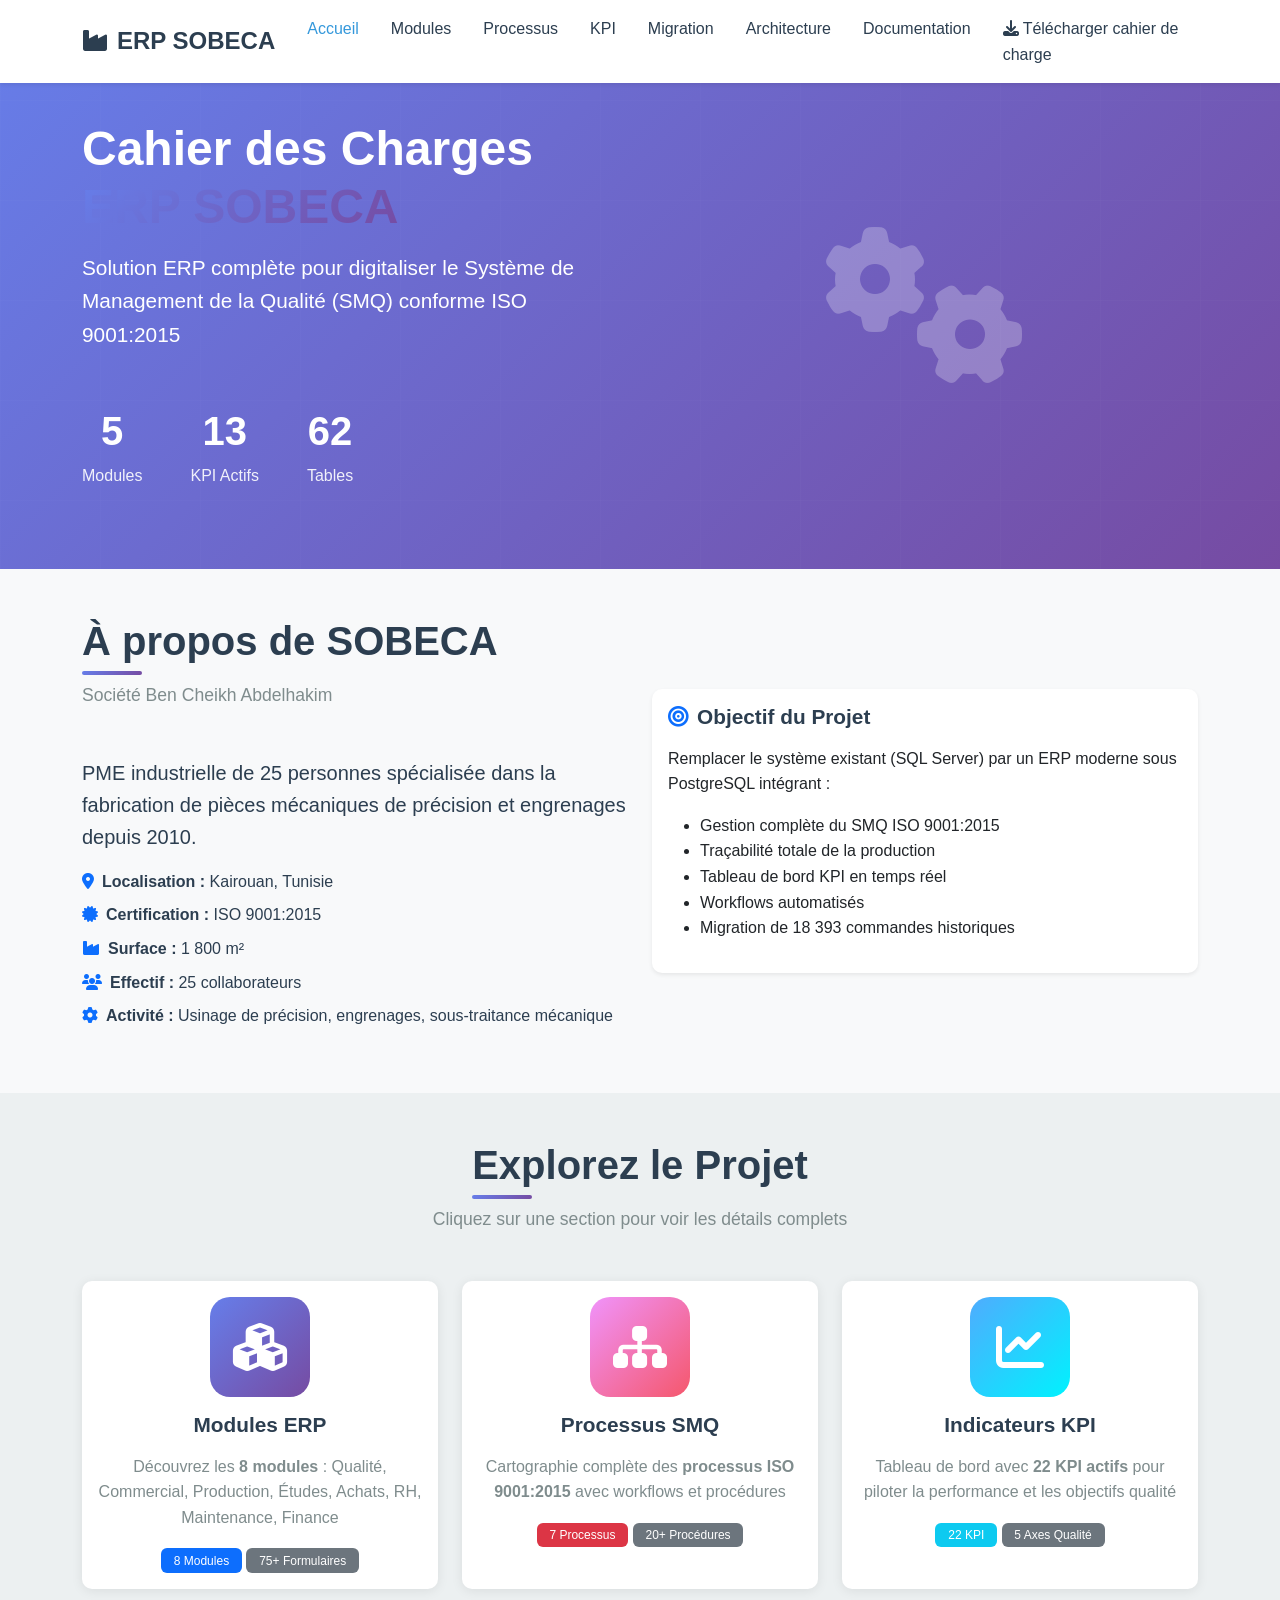
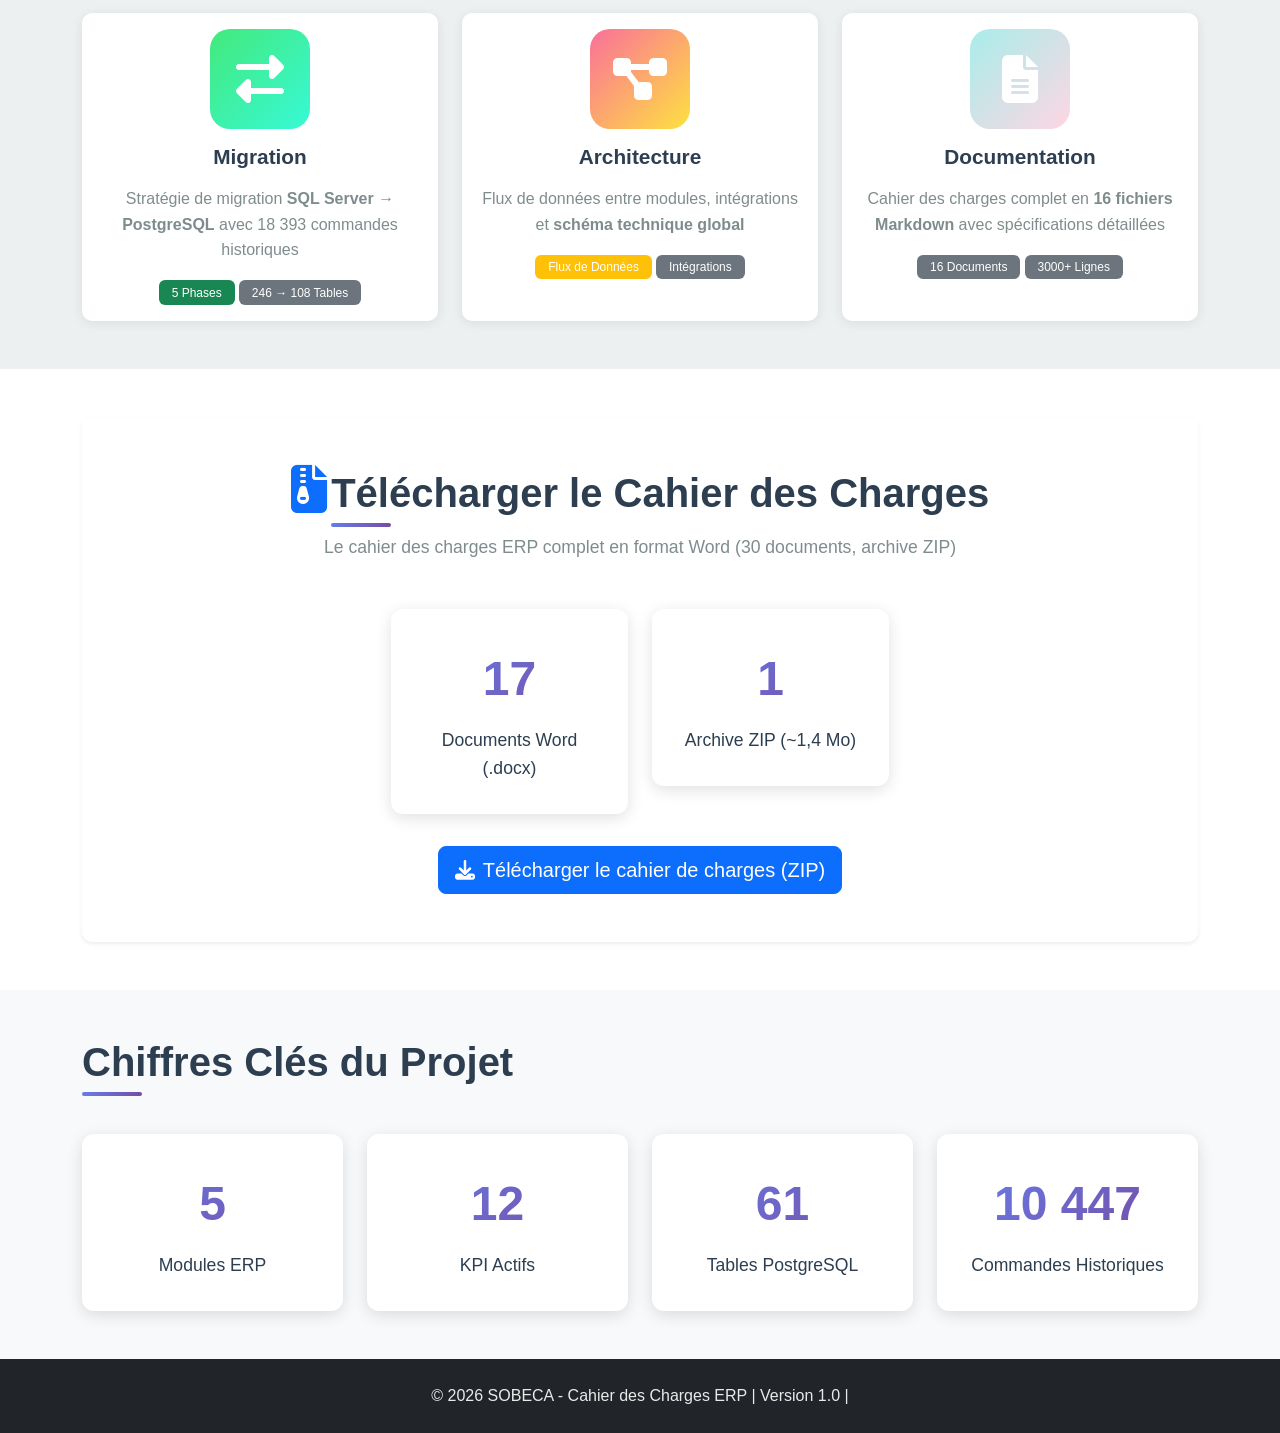
<file: index.html>
<!DOCTYPE html>
<html lang="fr">

<head>
    <meta charset="UTF-8">
    <meta name="viewport" content="width=device-width, initial-scale=1.0">
    <title>ERP SOBECA - Accueil</title>

    <!-- Bootstrap 5 CSS -->
    <link href="https://cdn.jsdelivr.net/npm/bootstrap@5.3.0/dist/css/bootstrap.min.css" rel="stylesheet">

    <!-- Font Awesome -->
    <link rel="stylesheet" href="https://cdnjs.cloudflare.com/ajax/libs/font-awesome/6.4.0/css/all.min.css">

    <!-- Custom CSS -->
    <link rel="stylesheet" href="style.css">
</head>

<body>

    <!-- Navigation -->
    <nav class="navbar navbar-expand-lg navbar-light bg-white fixed-top shadow-sm">
        <div class="container">
            <a class="navbar-brand" href="index.html">
                <i class="fas fa-industry me-2"></i><strong>ERP SOBECA</strong>
            </a>
            <button class="navbar-toggler" type="button" data-bs-toggle="collapse" data-bs-target="#navbarNav">
                <span class="navbar-toggler-icon"></span>
            </button>
            <div class="collapse navbar-collapse" id="navbarNav">
                <ul class="navbar-nav ms-auto">
                    <li class="nav-item"><a class="nav-link active" href="index.html">Accueil</a></li>
                    <li class="nav-item"><a class="nav-link" href="modules.html">Modules</a></li>
                    <li class="nav-item"><a class="nav-link" href="processus.html">Processus</a></li>
                    <li class="nav-item"><a class="nav-link" href="kpi.html">KPI</a></li>
                    <li class="nav-item"><a class="nav-link" href="migration.html">Migration</a></li>
                    <li class="nav-item"><a class="nav-link" href="architecture.html">Architecture</a></li>
                    <li class="nav-item"><a class="nav-link" href="documentation.html">Documentation</a></li>
                    <li class="nav-item"><a class="nav-link" href="cahier-de-charge-word.zip"><i class="fas fa-download me-1"></i>Télécharger cahier de charge</a></li>
                </ul>
            </div>
        </div>
    </nav>

    <!-- Hero Section -->
    <section class="hero-section">
        <div class="container">
            <div class="row align-items-center">
                <div class="col-lg-6">
                    <h1 class="display-4 fw-bold mb-3">Cahier des Charges<br><span class="text-gradient">ERP
                            SOBECA</span></h1>
                    <p class="lead mb-4">
                        Solution ERP complète pour digitaliser le Système de Management de la Qualité (SMQ)
                        conforme ISO 9001:2015
                    </p>
                    <div class="hero-stats">
                        <div class="hero-stat">
                            <span class="hero-stat-number">8</span>
                            <span class="hero-stat-label">Modules</span>
                        </div>
                        <div class="hero-stat">
                            <span class="hero-stat-number">22</span>
                            <span class="hero-stat-label">KPI Actifs</span>
                        </div>
                        <div class="hero-stat">
                            <span class="hero-stat-number">108</span>
                            <span class="hero-stat-label">Tables</span>
                        </div>
                    </div>
                </div>
                <div class="col-lg-6 text-center">
                    <i class="fas fa-cogs fa-10x text-white opacity-25"></i>
                </div>
            </div>
        </div>
    </section>

    <!-- À propos SOBECA -->
    <section class="py-5 bg-light">
        <div class="container">
            <div class="row align-items-center">
                <div class="col-lg-6 mb-4 mb-lg-0">
                    <h2 class="section-title">À propos de SOBECA</h2>
                    <p class="section-subtitle">Société Ben Cheikh Abdelhakim</p>
                    <p class="lead">PME industrielle de <strong>25 personnes</strong> spécialisée dans la fabrication de
                        pièces mécaniques de précision et engrenages depuis 2010.</p>
                    <ul class="list-unstyled">
                        <li class="mb-2"><i class="fas fa-map-marker-alt text-primary me-2"></i><strong>Localisation
                                :</strong> Kairouan, Tunisie</li>
                        <li class="mb-2"><i class="fas fa-certificate text-primary me-2"></i><strong>Certification
                                :</strong> ISO 9001:2015</li>
                        <li class="mb-2"><i class="fas fa-industry text-primary me-2"></i><strong>Surface :</strong> 1
                            800 m²</li>
                        <li class="mb-2"><i class="fas fa-users text-primary me-2"></i><strong>Effectif :</strong> 25
                            collaborateurs</li>
                        <li class="mb-2"><i class="fas fa-cog text-primary me-2"></i><strong>Activité :</strong> Usinage
                            de précision, engrenages, sous-traitance mécanique</li>
                    </ul>
                </div>
                <div class="col-lg-6">
                    <div class="card shadow-sm">
                        <div class="card-body">
                            <h5 class="card-title"><i class="fas fa-bullseye text-primary me-2"></i>Objectif du Projet
                            </h5>
                            <p>Remplacer le système existant (SQL Server) par un ERP moderne sous PostgreSQL intégrant :
                            </p>
                            <ul>
                                <li>Gestion complète du SMQ ISO 9001:2015</li>
                                <li>Traçabilité totale de la production</li>
                                <li>Tableau de bord KPI en temps réel</li>
                                <li>Workflows automatisés</li>
                                <li>Migration de 18 393 commandes historiques</li>
                            </ul>
                        </div>
                    </div>
                </div>
            </div>
        </div>
    </section>

    <!-- Navigation Principale - Cartes Cliquables -->
    <section class="py-5">
        <div class="container">
            <div class="text-center mb-5">
                <h2 class="section-title">Explorez le Projet</h2>
                <p class="section-subtitle">Cliquez sur une section pour voir les détails complets</p>
            </div>

            <div class="row g-4">
                <!-- Carte Modules -->
                <div class="col-lg-4 col-md-6">
                    <a href="modules.html" class="text-decoration-none">
                        <div class="card card-nav h-100">
                            <div class="card-body text-center">
                                <div class="card-icon-large mx-auto mb-3"
                                    style="background: linear-gradient(135deg, #667eea 0%, #764ba2 100%);">
                                    <i class="fas fa-cubes fa-3x"></i>
                                </div>
                                <h3 class="card-title">Modules ERP</h3>
                                <p class="card-text">Découvrez les <strong>8 modules</strong> : Qualité, Commercial,
                                    Production, Études, Achats, RH, Maintenance, Finance</p>
                                <span class="badge bg-primary">8 Modules</span>
                                <span class="badge bg-secondary">75+ Formulaires</span>
                            </div>
                        </div>
                    </a>
                </div>

                <!-- Carte Processus -->
                <div class="col-lg-4 col-md-6">
                    <a href="processus.html" class="text-decoration-none">
                        <div class="card card-nav h-100">
                            <div class="card-body text-center">
                                <div class="card-icon-large mx-auto mb-3"
                                    style="background: linear-gradient(135deg, #f093fb 0%, #f5576c 100%);">
                                    <i class="fas fa-sitemap fa-3x"></i>
                                </div>
                                <h3 class="card-title">Processus SMQ</h3>
                                <p class="card-text">Cartographie complète des <strong>processus ISO 9001:2015</strong>
                                    avec workflows et procédures</p>
                                <span class="badge bg-danger">7 Processus</span>
                                <span class="badge bg-secondary">20+ Procédures</span>
                            </div>
                        </div>
                    </a>
                </div>

                <!-- Carte KPI -->
                <div class="col-lg-4 col-md-6">
                    <a href="kpi.html" class="text-decoration-none">
                        <div class="card card-nav h-100">
                            <div class="card-body text-center">
                                <div class="card-icon-large mx-auto mb-3"
                                    style="background: linear-gradient(135deg, #4facfe 0%, #00f2fe 100%);">
                                    <i class="fas fa-chart-line fa-3x"></i>
                                </div>
                                <h3 class="card-title">Indicateurs KPI</h3>
                                <p class="card-text">Tableau de bord avec <strong>22 KPI actifs</strong> pour piloter la
                                    performance et les objectifs qualité</p>
                                <span class="badge bg-info">22 KPI</span>
                                <span class="badge bg-secondary">5 Axes Qualité</span>
                            </div>
                        </div>
                    </a>
                </div>

                <!-- Carte Migration -->
                <div class="col-lg-4 col-md-6">
                    <a href="migration.html" class="text-decoration-none">
                        <div class="card card-nav h-100">
                            <div class="card-body text-center">
                                <div class="card-icon-large mx-auto mb-3"
                                    style="background: linear-gradient(135deg, #43e97b 0%, #38f9d7 100%);">
                                    <i class="fas fa-exchange-alt fa-3x"></i>
                                </div>
                                <h3 class="card-title">Migration</h3>
                                <p class="card-text">Stratégie de migration <strong>SQL Server → PostgreSQL</strong>
                                    avec 18 393 commandes historiques</p>
                                <span class="badge bg-success">5 Phases</span>
                                <span class="badge bg-secondary">246 → 108 Tables</span>
                            </div>
                        </div>
                    </a>
                </div>

                <!-- Carte Architecture -->
                <div class="col-lg-4 col-md-6">
                    <a href="architecture.html" class="text-decoration-none">
                        <div class="card card-nav h-100">
                            <div class="card-body text-center">
                                <div class="card-icon-large mx-auto mb-3"
                                    style="background: linear-gradient(135deg, #fa709a 0%, #fee140 100%);">
                                    <i class="fas fa-project-diagram fa-3x"></i>
                                </div>
                                <h3 class="card-title">Architecture</h3>
                                <p class="card-text">Flux de données entre modules, intégrations et <strong>schéma
                                        technique global</strong></p>
                                <span class="badge bg-warning">Flux de Données</span>
                                <span class="badge bg-secondary">Intégrations</span>
                            </div>
                        </div>
                    </a>
                </div>

                <!-- Carte Documentation -->
                <div class="col-lg-4 col-md-6">
                    <a href="documentation.html" class="text-decoration-none">
                        <div class="card card-nav h-100">
                            <div class="card-body text-center">
                                <div class="card-icon-large mx-auto mb-3"
                                    style="background: linear-gradient(135deg, #a8edea 0%, #fed6e3 100%);">
                                    <i class="fas fa-file-alt fa-3x"></i>
                                </div>
                                <h3 class="card-title">Documentation</h3>
                                <p class="card-text">Cahier des charges complet en <strong>16 fichiers Markdown</strong>
                                    avec spécifications détaillées</p>
                                <span class="badge bg-secondary">16 Documents</span>
                                <span class="badge bg-secondary">3000+ Lignes</span>
                            </div>
                        </div>
                    </a>
                </div>
            </div>
        </div>
    </section>

    <!-- Téléchargement du Cahier des Charges -->
    <section class="py-5" id="telechargement">
        <div class="container">
            <div class="card border-0 shadow-sm">
                <div class="card-body p-4 p-md-5 text-center">
                    <i class="fas fa-file-zipper fa-3x text-primary mb-3"></i>
                    <h2 class="section-title">Télécharger le Cahier des Charges</h2>
                    <p class="section-subtitle">Le cahier des charges ERP complet en format Word (30 documents, archive ZIP)</p>
                    <div class="row justify-content-center mt-4">
                        <div class="col-md-3 mb-3">
                            <div class="stats-box">
                                <span class="stats-number">30</span>
                                <span class="stats-label">Documents Word (.docx)</span>
                            </div>
                        </div>
                        <div class="col-md-3 mb-3">
                            <div class="stats-box">
                                <span class="stats-number">1</span>
                                <span class="stats-label">Archive ZIP (~1,4 Mo)</span>
                            </div>
                        </div>
                    </div>
                    <a href="cahier-de-charge-word.zip" download="cahier-de-charge-word.zip" class="btn btn-primary btn-lg mt-3">
                        <i class="fas fa-download me-2"></i>Télécharger le cahier de charges (ZIP)
                    </a>
                </div>
            </div>
        </div>
    </section>

    <!-- Chiffres Clés -->
    <section class="py-5 bg-light">
        <div class="container">
            <h2 class="text-center section-title mb-5">Chiffres Clés du Projet</h2>
            <div class="row g-4">
                <div class="col-lg-3 col-md-6">
                    <div class="stats-box">
                        <span class="stats-number">8</span>
                        <span class="stats-label">Modules ERP</span>
                    </div>
                </div>
                <div class="col-lg-3 col-md-6">
                    <div class="stats-box">
                        <span class="stats-number">22</span>
                        <span class="stats-label">KPI Actifs</span>
                    </div>
                </div>
                <div class="col-lg-3 col-md-6">
                    <div class="stats-box">
                        <span class="stats-number">108</span>
                        <span class="stats-label">Tables PostgreSQL</span>
                    </div>
                </div>
                <div class="col-lg-3 col-md-6">
                    <div class="stats-box">
                        <span class="stats-number">18393</span>
                        <span class="stats-label">Commandes Historiques</span>
                    </div>
                </div>
            </div>
        </div>
    </section>

    <!-- Footer -->
    <footer class="bg-dark text-white py-4">
        <div class="container text-center">
            <p class="mb-0">&copy; 2026 SOBECA - Cahier des Charges ERP | Version 1.0 |</p>
        </div>
    </footer>

    <!-- Scroll to Top Button -->
    <button id="scrollTopBtn" title="Retour en haut">
        <i class="fas fa-arrow-up"></i>
    </button>

    <!-- Bootstrap 5 JS -->
    <script src="https://cdn.jsdelivr.net/npm/bootstrap@5.3.0/dist/js/bootstrap.bundle.min.js"></script>

    <!-- Custom JS -->
    <script src="script.js"></script>
</body>

</html>
</file>
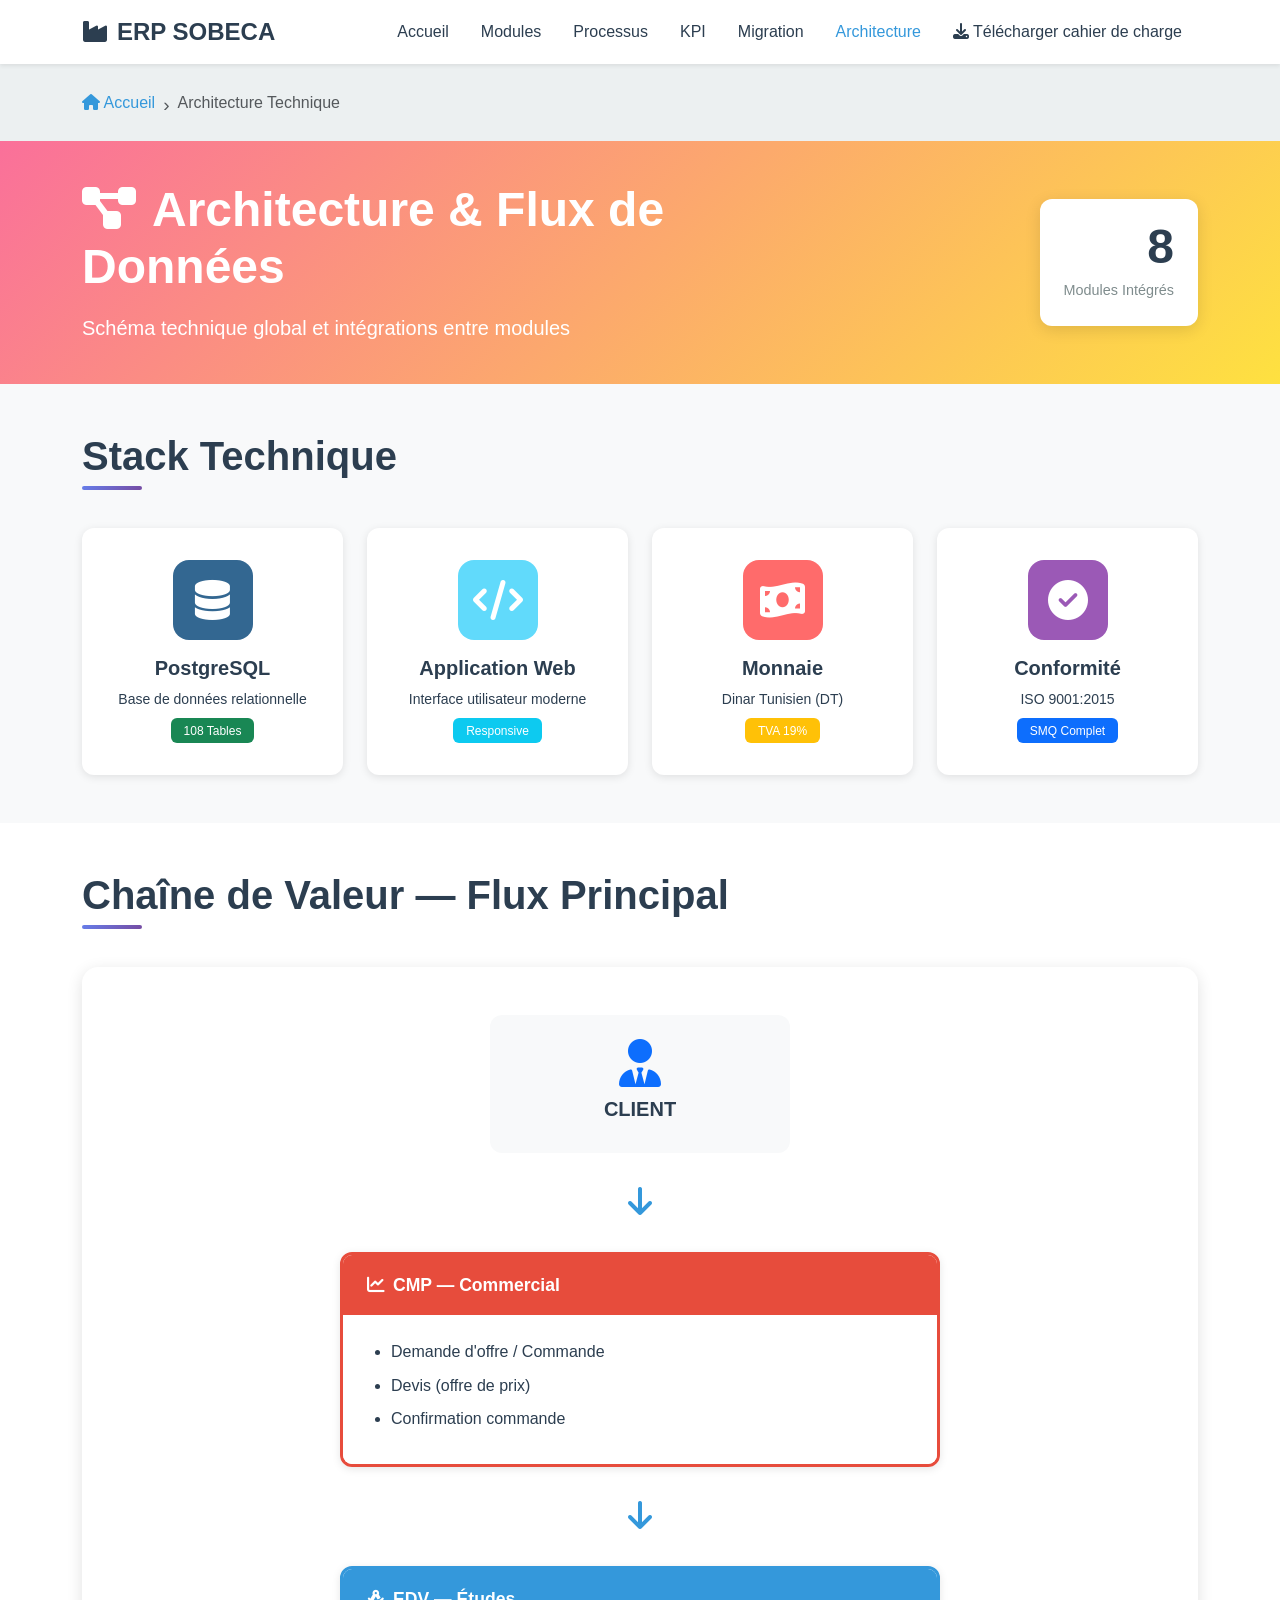
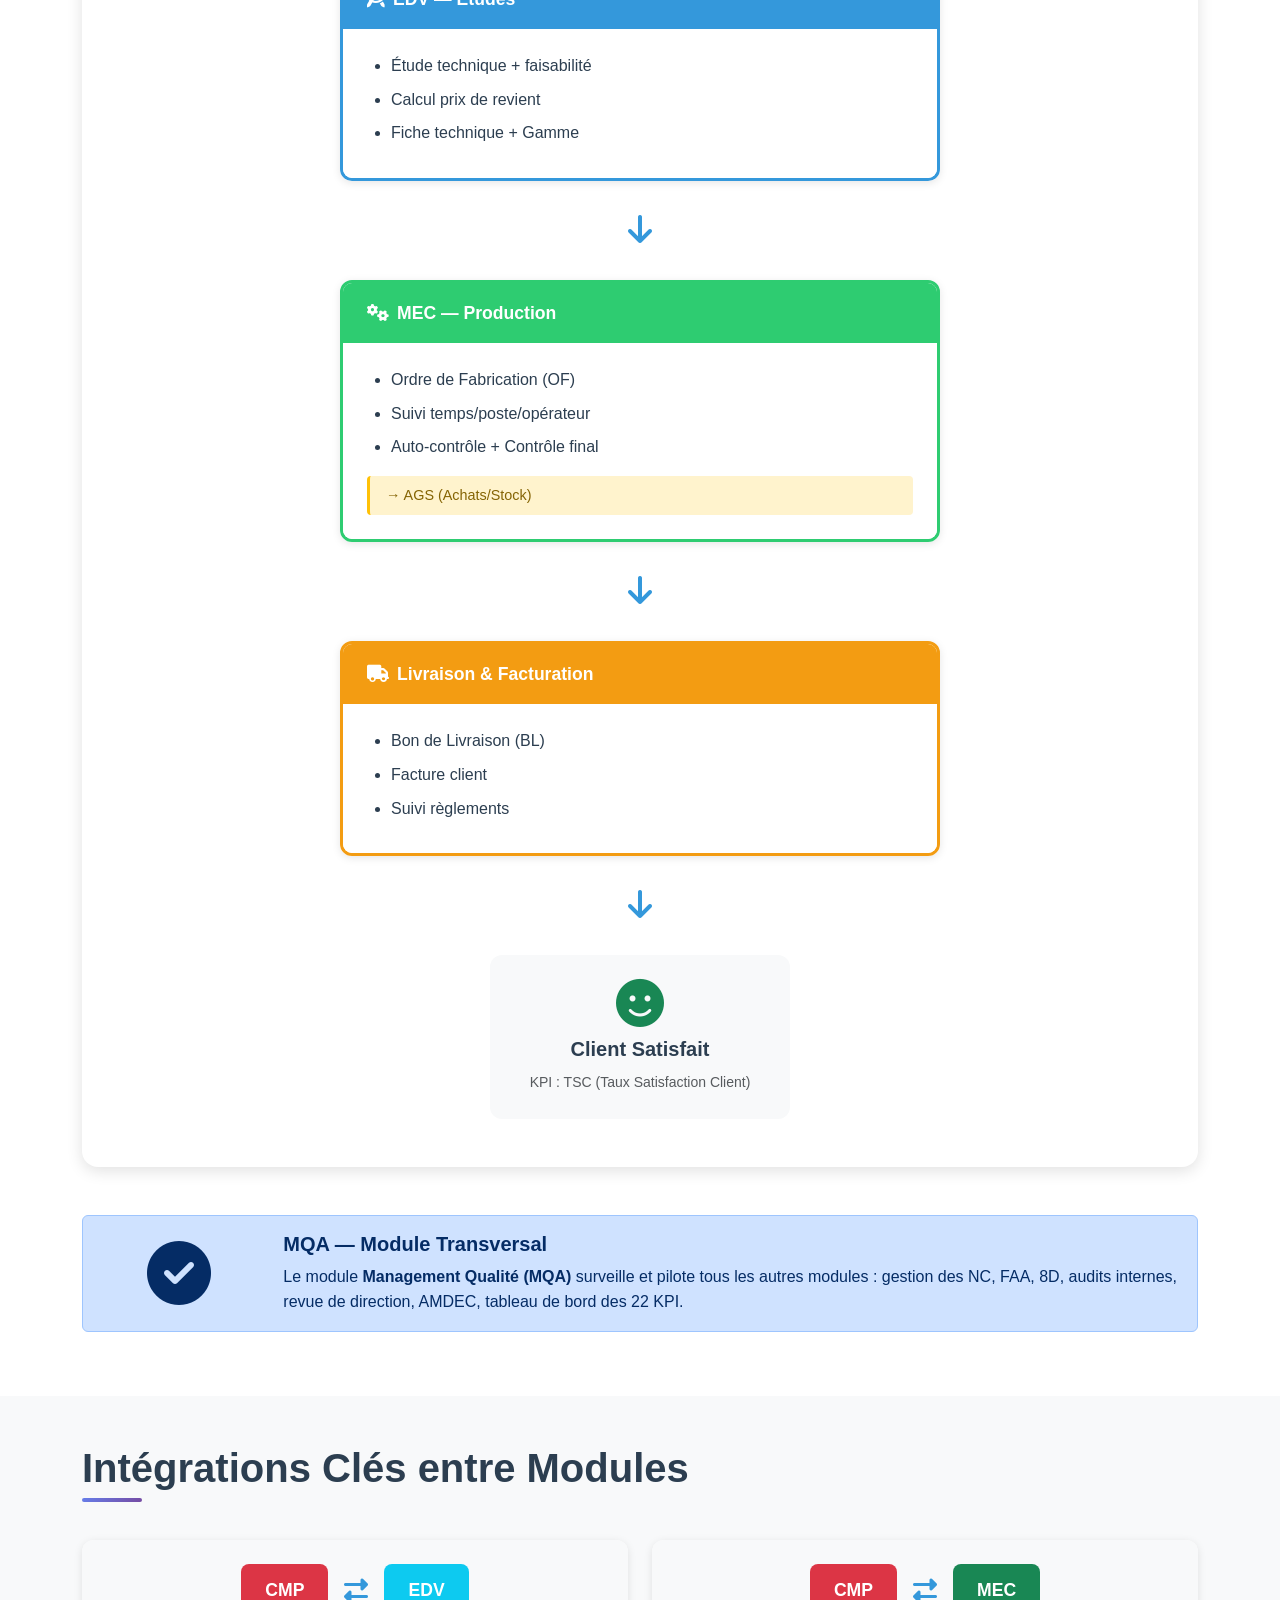
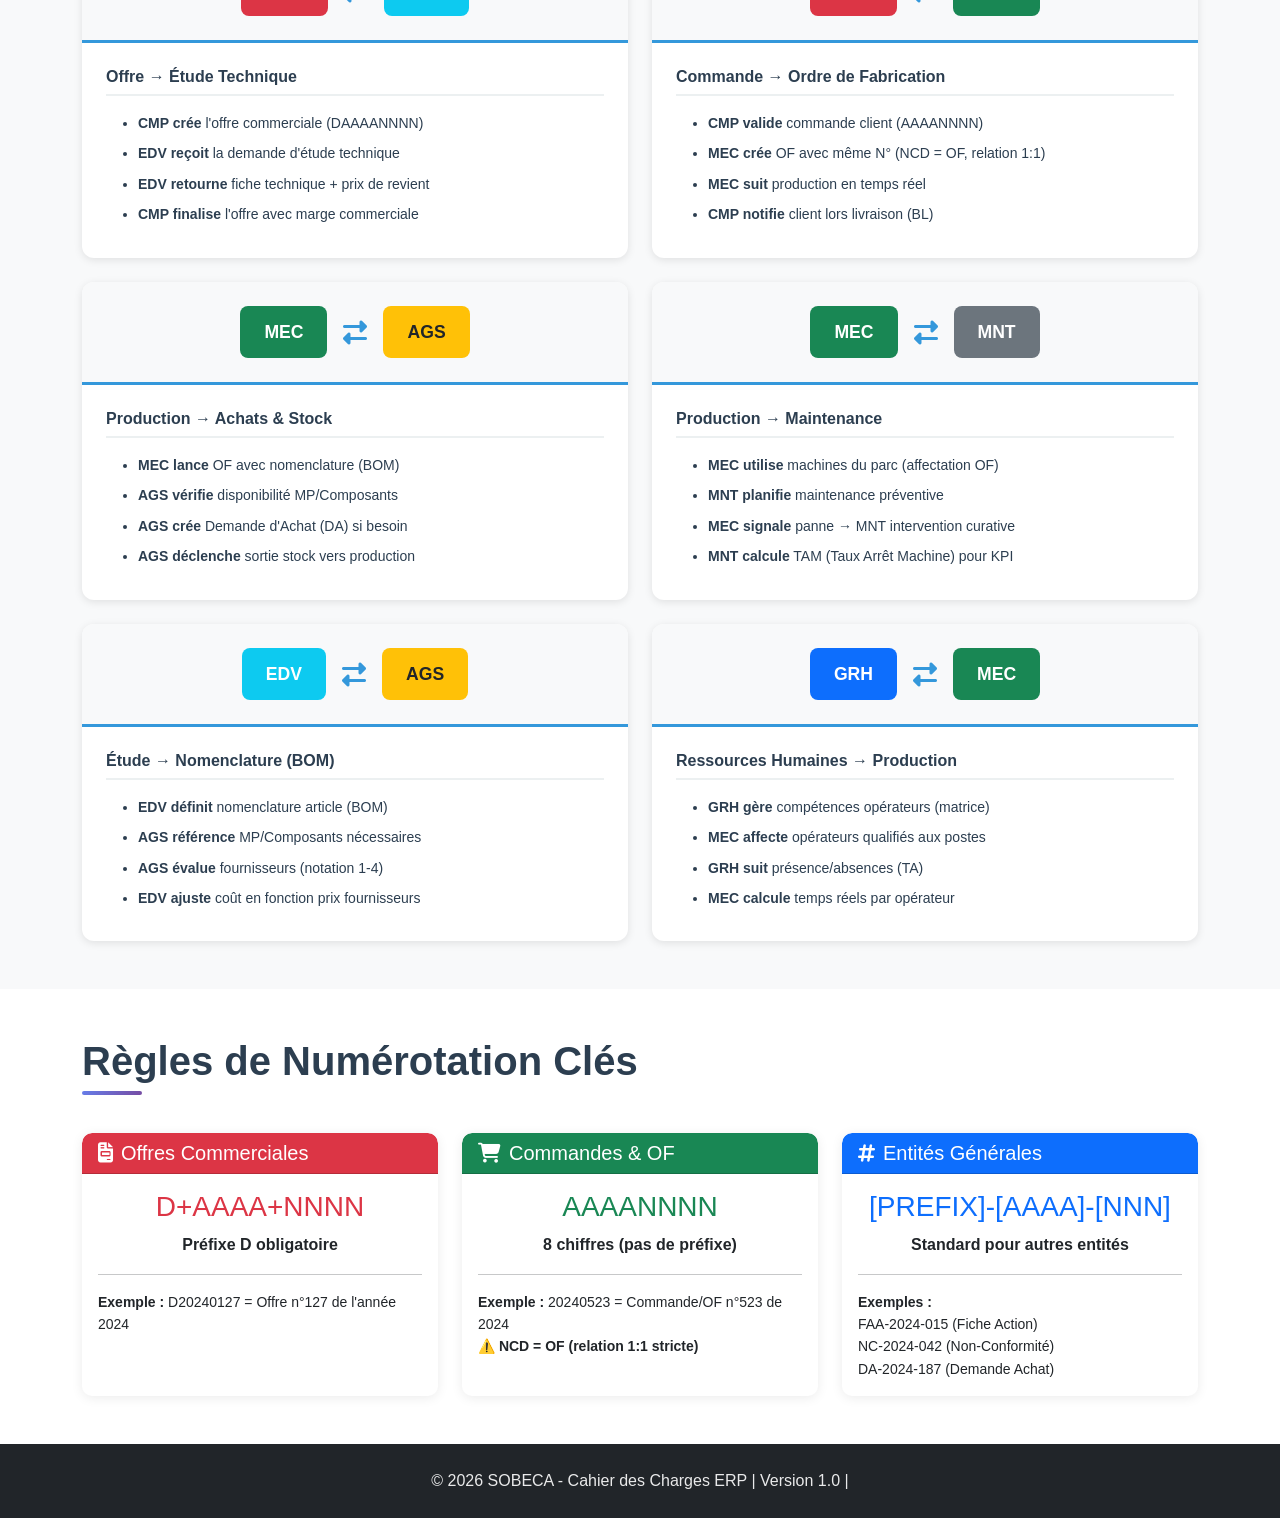
<file: architecture.html>
<!DOCTYPE html>
<html lang="fr">
<head>
    <meta charset="UTF-8">
    <meta name="viewport" content="width=device-width, initial-scale=1.0">
    <title>Architecture - ERP SOBECA</title>
    
    <!-- Bootstrap 5 CSS -->
    <link href="https://cdn.jsdelivr.net/npm/bootstrap@5.3.0/dist/css/bootstrap.min.css" rel="stylesheet">
    
    <!-- Font Awesome -->
    <link rel="stylesheet" href="https://cdnjs.cloudflare.com/ajax/libs/font-awesome/6.4.0/css/all.min.css">
    
    <!-- Custom CSS -->
    <link rel="stylesheet" href="style.css">
</head>
<body>
    
    <!-- Navigation -->
    <nav class="navbar navbar-expand-lg navbar-light bg-white fixed-top shadow-sm">
        <div class="container">
            <a class="navbar-brand" href="index.html">
                <i class="fas fa-industry me-2"></i><strong>ERP SOBECA</strong>
            </a>
            <button class="navbar-toggler" type="button" data-bs-toggle="collapse" data-bs-target="#navbarNav">
                <span class="navbar-toggler-icon"></span>
            </button>
            <div class="collapse navbar-collapse" id="navbarNav">
                <ul class="navbar-nav ms-auto">
                    <li class="nav-item"><a class="nav-link" href="index.html">Accueil</a></li>
                    <li class="nav-item"><a class="nav-link" href="modules.html">Modules</a></li>
                    <li class="nav-item"><a class="nav-link" href="processus.html">Processus</a></li>
                    <li class="nav-item"><a class="nav-link" href="kpi.html">KPI</a></li>
                    <li class="nav-item"><a class="nav-link" href="migration.html">Migration</a></li>
                    <li class="nav-item"><a class="nav-link active" href="architecture.html">Architecture</a></li>
                    <li class="nav-item"><a class="nav-link" href="cahier-de-charge-word.zip"><i class="fas fa-download me-1"></i>Télécharger cahier de charge</a></li>
                </ul>
            </div>
        </div>
    </nav>

    <!-- Breadcrumb -->
    <section class="breadcrumb-section">
        <div class="container">
            <nav aria-label="breadcrumb">
                <ol class="breadcrumb">
                    <li class="breadcrumb-item"><a href="index.html"><i class="fas fa-home"></i> Accueil</a></li>
                    <li class="breadcrumb-item active">Architecture Technique</li>
                </ol>
            </nav>
        </div>
    </section>

    <!-- Page Header -->
    <section class="page-header" style="background: linear-gradient(135deg, #fa709a 0%, #fee140 100%);">
        <div class="container">
            <div class="row align-items-center">
                <div class="col-lg-8">
                    <h1 class="display-5 fw-bold mb-3">
                        <i class="fas fa-project-diagram me-3"></i>Architecture & Flux de Données
                    </h1>
                    <p class="lead mb-0">Schéma technique global et intégrations entre modules</p>
                </div>
                <div class="col-lg-4 text-end">
                    <div class="stats-badge">
                        <span class="stats-badge-number">8</span>
                        <span class="stats-badge-label">Modules Intégrés</span>
                    </div>
                </div>
            </div>
        </div>
    </section>

    <!-- Stack Technique -->
    <section class="py-5 bg-light">
        <div class="container">
            <h2 class="section-title text-center mb-5">Stack Technique</h2>
            <div class="row g-4">
                <div class="col-lg-3 col-md-6">
                    <div class="tech-card">
                        <div class="tech-icon" style="background: #336791;">
                            <i class="fas fa-database"></i>
                        </div>
                        <h5>PostgreSQL</h5>
                        <p class="small mb-0">Base de données relationnelle</p>
                        <span class="badge bg-success mt-2">108 Tables</span>
                    </div>
                </div>
                <div class="col-lg-3 col-md-6">
                    <div class="tech-card">
                        <div class="tech-icon" style="background: #61DAFB;">
                            <i class="fas fa-code"></i>
                        </div>
                        <h5>Application Web</h5>
                        <p class="small mb-0">Interface utilisateur moderne</p>
                        <span class="badge bg-info mt-2">Responsive</span>
                    </div>
                </div>
                <div class="col-lg-3 col-md-6">
                    <div class="tech-card">
                        <div class="tech-icon" style="background: #FF6B6B;">
                            <i class="fas fa-money-bill-wave"></i>
                        </div>
                        <h5>Monnaie</h5>
                        <p class="small mb-0">Dinar Tunisien (DT)</p>
                        <span class="badge bg-warning mt-2">TVA 19%</span>
                    </div>
                </div>
                <div class="col-lg-3 col-md-6">
                    <div class="tech-card">
                        <div class="tech-icon" style="background: #9B59B6;">
                            <i class="fas fa-check-circle"></i>
                        </div>
                        <h5>Conformité</h5>
                        <p class="small mb-0">ISO 9001:2015</p>
                        <span class="badge bg-primary mt-2">SMQ Complet</span>
                    </div>
                </div>
            </div>
        </div>
    </section>

    <!-- Flux Principal de Données -->
    <section class="py-5">
        <div class="container">
            <h2 class="section-title text-center mb-5">Chaîne de Valeur — Flux Principal</h2>
            
            <div class="value-chain">
                <!-- Client -->
                <div class="value-chain-start">
                    <i class="fas fa-user-tie fa-3x text-primary"></i>
                    <h5 class="mt-2">CLIENT</h5>
                </div>

                <div class="value-chain-arrow">
                    <i class="fas fa-arrow-down"></i>
                </div>

                <!-- CMP -->
                <div class="value-chain-module" style="border-color: #e74c3c;">
                    <div class="value-chain-module-header" style="background: #e74c3c;">
                        <i class="fas fa-chart-line me-2"></i>CMP — Commercial
                    </div>
                    <div class="value-chain-module-body">
                        <ul class="mb-0">
                            <li>Demande d'offre / Commande</li>
                            <li>Devis (offre de prix)</li>
                            <li>Confirmation commande</li>
                        </ul>
                    </div>
                </div>

                <div class="value-chain-arrow">
                    <i class="fas fa-arrow-down"></i>
                </div>

                <!-- EDV -->
                <div class="value-chain-module" style="border-color: #3498db;">
                    <div class="value-chain-module-header" style="background: #3498db;">
                        <i class="fas fa-drafting-compass me-2"></i>EDV — Études
                    </div>
                    <div class="value-chain-module-body">
                        <ul class="mb-0">
                            <li>Étude technique + faisabilité</li>
                            <li>Calcul prix de revient</li>
                            <li>Fiche technique + Gamme</li>
                        </ul>
                    </div>
                </div>

                <div class="value-chain-arrow">
                    <i class="fas fa-arrow-down"></i>
                </div>

                <!-- MEC -->
                <div class="value-chain-module" style="border-color: #2ecc71;">
                    <div class="value-chain-module-header" style="background: #2ecc71;">
                        <i class="fas fa-cogs me-2"></i>MEC — Production
                    </div>
                    <div class="value-chain-module-body">
                        <ul class="mb-0">
                            <li>Ordre de Fabrication (OF)</li>
                            <li>Suivi temps/poste/opérateur</li>
                            <li>Auto-contrôle + Contrôle final</li>
                        </ul>
                        <div class="value-chain-side-arrow">
                            <span>→ AGS (Achats/Stock)</span>
                        </div>
                    </div>
                </div>

                <div class="value-chain-arrow">
                    <i class="fas fa-arrow-down"></i>
                </div>

                <!-- Livraison -->
                <div class="value-chain-module" style="border-color: #f39c12;">
                    <div class="value-chain-module-header" style="background: #f39c12;">
                        <i class="fas fa-truck me-2"></i>Livraison & Facturation
                    </div>
                    <div class="value-chain-module-body">
                        <ul class="mb-0">
                            <li>Bon de Livraison (BL)</li>
                            <li>Facture client</li>
                            <li>Suivi règlements</li>
                        </ul>
                    </div>
                </div>

                <div class="value-chain-arrow">
                    <i class="fas fa-arrow-down"></i>
                </div>

                <!-- Retour Client -->
                <div class="value-chain-end">
                    <i class="fas fa-smile fa-3x text-success"></i>
                    <h5 class="mt-2">Client Satisfait</h5>
                    <small class="text-muted">KPI : TSC (Taux Satisfaction Client)</small>
                </div>
            </div>

            <!-- Module Transversal MQA -->
            <div class="mt-5">
                <div class="alert alert-primary">
                    <div class="row align-items-center">
                        <div class="col-md-2 text-center">
                            <i class="fas fa-check-circle fa-4x"></i>
                        </div>
                        <div class="col-md-10">
                            <h5><strong>MQA — Module Transversal</strong></h5>
                            <p class="mb-0">Le module <strong>Management Qualité (MQA)</strong> surveille et pilote tous les autres modules : gestion des NC, FAA, 8D, audits internes, revue de direction, AMDEC, tableau de bord des 22 KPI.</p>
                        </div>
                    </div>
                </div>
            </div>
        </div>
    </section>

    <!-- Intégrations entre Modules -->
    <section class="py-5 bg-light">
        <div class="container">
            <h2 class="section-title text-center mb-5">Intégrations Clés entre Modules</h2>

            <div class="row g-4">
                <!-- CMP ↔ EDV -->
                <div class="col-lg-6">
                    <div class="integration-card">
                        <div class="integration-header">
                            <span class="integration-module bg-danger">CMP</span>
                            <i class="fas fa-exchange-alt mx-3"></i>
                            <span class="integration-module bg-info">EDV</span>
                        </div>
                        <div class="integration-body">
                            <h6>Offre → Étude Technique</h6>
                            <ul class="small mb-0">
                                <li><strong>CMP crée</strong> l'offre commerciale (DAAAANNNN)</li>
                                <li><strong>EDV reçoit</strong> la demande d'étude technique</li>
                                <li><strong>EDV retourne</strong> fiche technique + prix de revient</li>
                                <li><strong>CMP finalise</strong> l'offre avec marge commerciale</li>
                            </ul>
                        </div>
                    </div>
                </div>

                <!-- CMP ↔ MEC -->
                <div class="col-lg-6">
                    <div class="integration-card">
                        <div class="integration-header">
                            <span class="integration-module bg-danger">CMP</span>
                            <i class="fas fa-exchange-alt mx-3"></i>
                            <span class="integration-module bg-success">MEC</span>
                        </div>
                        <div class="integration-body">
                            <h6>Commande → Ordre de Fabrication</h6>
                            <ul class="small mb-0">
                                <li><strong>CMP valide</strong> commande client (AAAANNNN)</li>
                                <li><strong>MEC crée</strong> OF avec même N° (NCD = OF, relation 1:1)</li>
                                <li><strong>MEC suit</strong> production en temps réel</li>
                                <li><strong>CMP notifie</strong> client lors livraison (BL)</li>
                            </ul>
                        </div>
                    </div>
                </div>

                <!-- MEC ↔ AGS -->
                <div class="col-lg-6">
                    <div class="integration-card">
                        <div class="integration-header">
                            <span class="integration-module bg-success">MEC</span>
                            <i class="fas fa-exchange-alt mx-3"></i>
                            <span class="integration-module bg-warning text-dark">AGS</span>
                        </div>
                        <div class="integration-body">
                            <h6>Production → Achats & Stock</h6>
                            <ul class="small mb-0">
                                <li><strong>MEC lance</strong> OF avec nomenclature (BOM)</li>
                                <li><strong>AGS vérifie</strong> disponibilité MP/Composants</li>
                                <li><strong>AGS crée</strong> Demande d'Achat (DA) si besoin</li>
                                <li><strong>AGS déclenche</strong> sortie stock vers production</li>
                            </ul>
                        </div>
                    </div>
                </div>

                <!-- MEC ↔ MNT -->
                <div class="col-lg-6">
                    <div class="integration-card">
                        <div class="integration-header">
                            <span class="integration-module bg-success">MEC</span>
                            <i class="fas fa-exchange-alt mx-3"></i>
                            <span class="integration-module bg-secondary">MNT</span>
                        </div>
                        <div class="integration-body">
                            <h6>Production → Maintenance</h6>
                            <ul class="small mb-0">
                                <li><strong>MEC utilise</strong> machines du parc (affectation OF)</li>
                                <li><strong>MNT planifie</strong> maintenance préventive</li>
                                <li><strong>MEC signale</strong> panne → MNT intervention curative</li>
                                <li><strong>MNT calcule</strong> TAM (Taux Arrêt Machine) pour KPI</li>
                            </ul>
                        </div>
                    </div>
                </div>

                <!-- EDV ↔ AGS -->
                <div class="col-lg-6">
                    <div class="integration-card">
                        <div class="integration-header">
                            <span class="integration-module bg-info">EDV</span>
                            <i class="fas fa-exchange-alt mx-3"></i>
                            <span class="integration-module bg-warning text-dark">AGS</span>
                        </div>
                        <div class="integration-body">
                            <h6>Étude → Nomenclature (BOM)</h6>
                            <ul class="small mb-0">
                                <li><strong>EDV définit</strong> nomenclature article (BOM)</li>
                                <li><strong>AGS référence</strong> MP/Composants nécessaires</li>
                                <li><strong>AGS évalue</strong> fournisseurs (notation 1-4)</li>
                                <li><strong>EDV ajuste</strong> coût en fonction prix fournisseurs</li>
                            </ul>
                        </div>
                    </div>
                </div>

                <!-- GRH ↔ MEC -->
                <div class="col-lg-6">
                    <div class="integration-card">
                        <div class="integration-header">
                            <span class="integration-module bg-primary">GRH</span>
                            <i class="fas fa-exchange-alt mx-3"></i>
                            <span class="integration-module bg-success">MEC</span>
                        </div>
                        <div class="integration-body">
                            <h6>Ressources Humaines → Production</h6>
                            <ul class="small mb-0">
                                <li><strong>GRH gère</strong> compétences opérateurs (matrice)</li>
                                <li><strong>MEC affecte</strong> opérateurs qualifiés aux postes</li>
                                <li><strong>GRH suit</strong> présence/absences (TA)</li>
                                <li><strong>MEC calcule</strong> temps réels par opérateur</li>
                            </ul>
                        </div>
                    </div>
                </div>
            </div>
        </div>
    </section>

    <!-- Règles de Numérotation -->
    <section class="py-5">
        <div class="container">
            <h2 class="section-title text-center mb-5">Règles de Numérotation Clés</h2>
            <div class="row g-4">
                <div class="col-lg-4">
                    <div class="card h-100">
                        <div class="card-header bg-danger text-white">
                            <h5 class="mb-0"><i class="fas fa-file-invoice me-2"></i>Offres Commerciales</h5>
                        </div>
                        <div class="card-body">
                            <h3 class="text-center text-danger">D+AAAA+NNNN</h3>
                            <p class="text-center"><strong>Préfixe D obligatoire</strong></p>
                            <hr>
                            <p class="small mb-0"><strong>Exemple :</strong> D20240127 = Offre n°127 de l'année 2024</p>
                        </div>
                    </div>
                </div>

                <div class="col-lg-4">
                    <div class="card h-100">
                        <div class="card-header bg-success text-white">
                            <h5 class="mb-0"><i class="fas fa-shopping-cart me-2"></i>Commandes & OF</h5>
                        </div>
                        <div class="card-body">
                            <h3 class="text-center text-success">AAAANNNN</h3>
                            <p class="text-center"><strong>8 chiffres (pas de préfixe)</strong></p>
                            <hr>
                            <p class="small mb-0"><strong>Exemple :</strong> 20240523 = Commande/OF n°523 de 2024<br><strong>⚠️ NCD = OF (relation 1:1 stricte)</strong></p>
                        </div>
                    </div>
                </div>

                <div class="col-lg-4">
                    <div class="card h-100">
                        <div class="card-header bg-primary text-white">
                            <h5 class="mb-0"><i class="fas fa-hashtag me-2"></i>Entités Générales</h5>
                        </div>
                        <div class="card-body">
                            <h3 class="text-center text-primary">[PREFIX]-[AAAA]-[NNN]</h3>
                            <p class="text-center"><strong>Standard pour autres entités</strong></p>
                            <hr>
                            <p class="small mb-0"><strong>Exemples :</strong><br>
                            FAA-2024-015 (Fiche Action)<br>
                            NC-2024-042 (Non-Conformité)<br>
                            DA-2024-187 (Demande Achat)</p>
                        </div>
                    </div>
                </div>
            </div>
        </div>
    </section>

    <!-- Footer -->
    <footer class="bg-dark text-white py-4">
        <div class="container text-center">
            <p class="mb-0">&copy; 2026 SOBECA - Cahier des Charges ERP | Version 1.0 |</p>
        </div>
    </footer>

    <!-- Scroll to Top Button -->
    <button id="scrollTopBtn" title="Retour en haut">
        <i class="fas fa-arrow-up"></i>
    </button>

    <!-- Bootstrap 5 JS -->
    <script src="https://cdn.jsdelivr.net/npm/bootstrap@5.3.0/dist/js/bootstrap.bundle.min.js"></script>
    
    <!-- Custom JS -->
    <script src="script.js"></script>
</body>
</html>
</file>
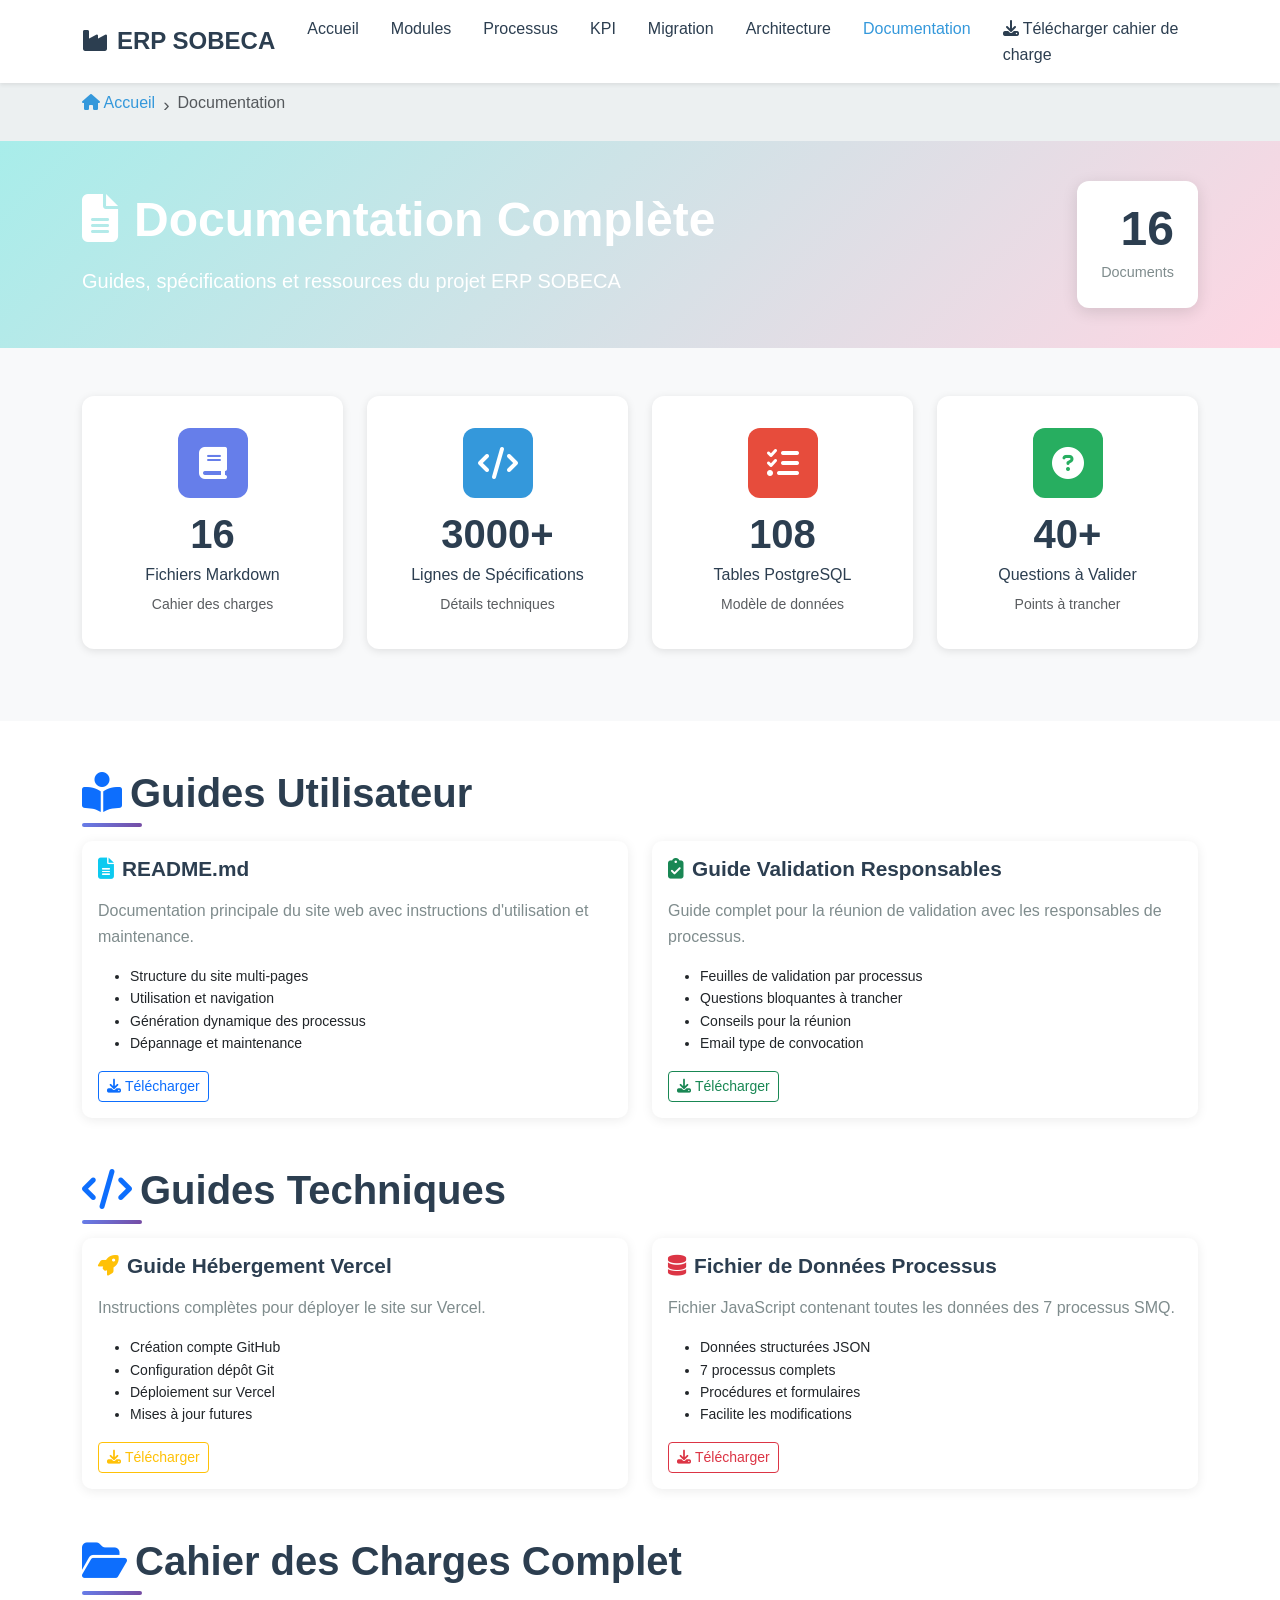
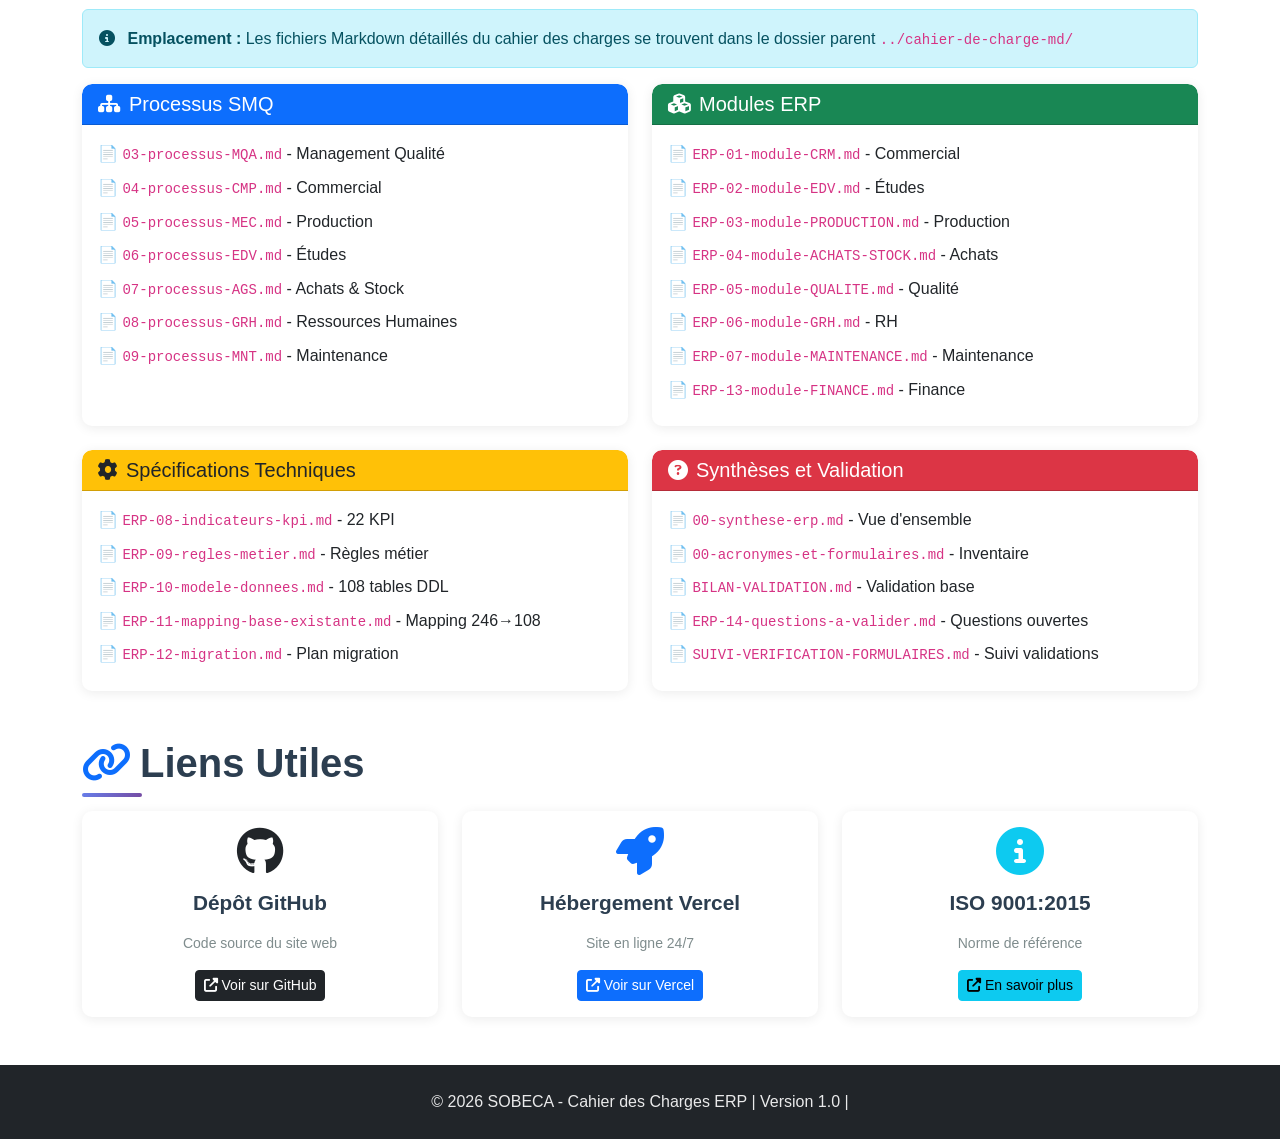
<file: documentation.html>
<!DOCTYPE html>
<html lang="fr">

<head>
    <meta charset="UTF-8">
    <meta name="viewport" content="width=device-width, initial-scale=1.0">
    <title>Documentation - ERP SOBECA</title>

    <!-- Bootstrap 5 CSS -->
    <link href="https://cdn.jsdelivr.net/npm/bootstrap@5.3.0/dist/css/bootstrap.min.css" rel="stylesheet">

    <!-- Font Awesome -->
    <link rel="stylesheet" href="https://cdnjs.cloudflare.com/ajax/libs/font-awesome/6.4.0/css/all.min.css">

    <!-- Custom CSS -->
    <link rel="stylesheet" href="style.css">
</head>

<body>

    <!-- Navigation -->
    <nav class="navbar navbar-expand-lg navbar-light bg-white fixed-top shadow-sm">
        <div class="container">
            <a class="navbar-brand" href="index.html">
                <i class="fas fa-industry me-2"></i><strong>ERP SOBECA</strong>
            </a>
            <button class="navbar-toggler" type="button" data-bs-toggle="collapse" data-bs-target="#navbarNav">
                <span class="navbar-toggler-icon"></span>
            </button>
            <div class="collapse navbar-collapse" id="navbarNav">
                <ul class="navbar-nav ms-auto">
                    <li class="nav-item"><a class="nav-link" href="index.html">Accueil</a></li>
                    <li class="nav-item"><a class="nav-link" href="modules.html">Modules</a></li>
                    <li class="nav-item"><a class="nav-link" href="processus.html">Processus</a></li>
                    <li class="nav-item"><a class="nav-link" href="kpi.html">KPI</a></li>
                    <li class="nav-item"><a class="nav-link" href="migration.html">Migration</a></li>
                    <li class="nav-item"><a class="nav-link" href="architecture.html">Architecture</a></li>
                    <li class="nav-item"><a class="nav-link active" href="documentation.html">Documentation</a></li>
                    <li class="nav-item"><a class="nav-link" href="cahier-de-charge-word.zip"><i class="fas fa-download me-1"></i>Télécharger cahier de charge</a></li>
                </ul>
            </div>
        </div>
    </nav>

    <!-- Breadcrumb -->
    <section class="breadcrumb-section">
        <div class="container">
            <nav aria-label="breadcrumb">
                <ol class="breadcrumb">
                    <li class="breadcrumb-item"><a href="index.html"><i class="fas fa-home"></i> Accueil</a></li>
                    <li class="breadcrumb-item active">Documentation</li>
                </ol>
            </nav>
        </div>
    </section>

    <!-- Page Header -->
    <section class="page-header" style="background: linear-gradient(135deg, #a8edea 0%, #fed6e3 100%);">
        <div class="container">
            <div class="row align-items-center">
                <div class="col-lg-8">
                    <h1 class="display-5 fw-bold mb-3">
                        <i class="fas fa-file-alt me-3"></i>Documentation Complète
                    </h1>
                    <p class="lead mb-0">Guides, spécifications et ressources du projet ERP SOBECA</p>
                </div>
                <div class="col-lg-4 text-end">
                    <div class="stats-badge">
                        <span class="stats-badge-number">16</span>
                        <span class="stats-badge-label">Documents</span>
                    </div>
                </div>
            </div>
        </div>
    </section>

    <!-- Vue d'ensemble -->
    <section class="py-5 bg-light">
        <div class="container">
            <div class="row g-4 mb-4">
                <div class="col-lg-3 col-md-6">
                    <div class="process-stat-card">
                        <div class="process-stat-icon" style="background: #667eea;">
                            <i class="fas fa-book"></i>
                        </div>
                        <h3>16</h3>
                        <p>Fichiers Markdown</p>
                        <small class="text-muted">Cahier des charges</small>
                    </div>
                </div>
                <div class="col-lg-3 col-md-6">
                    <div class="process-stat-card">
                        <div class="process-stat-icon" style="background: #3498db;">
                            <i class="fas fa-code"></i>
                        </div>
                        <h3>3000+</h3>
                        <p>Lignes de Spécifications</p>
                        <small class="text-muted">Détails techniques</small>
                    </div>
                </div>
                <div class="col-lg-3 col-md-6">
                    <div class="process-stat-card">
                        <div class="process-stat-icon" style="background: #e74c3c;">
                            <i class="fas fa-tasks"></i>
                        </div>
                        <h3>108</h3>
                        <p>Tables PostgreSQL</p>
                        <small class="text-muted">Modèle de données</small>
                    </div>
                </div>
                <div class="col-lg-3 col-md-6">
                    <div class="process-stat-card">
                        <div class="process-stat-icon" style="background: #27ae60;">
                            <i class="fas fa-question-circle"></i>
                        </div>
                        <h3>40+</h3>
                        <p>Questions à Valider</p>
                        <small class="text-muted">Points à trancher</small>
                    </div>
                </div>
            </div>
        </div>
    </section>

    <!-- Documentation Sections -->
    <section class="py-5">
        <div class="container">
            <!-- Guides Utilisateur -->
            <div class="mb-5">
                <h2 class="section-title mb-4">
                    <i class="fas fa-book-reader text-primary me-2"></i>Guides Utilisateur
                </h2>
                <div class="row g-4">
                    <div class="col-md-6">
                        <div class="card h-100">
                            <div class="card-body">
                                <h5 class="card-title">
                                    <i class="fas fa-file-alt text-info me-2"></i>README.md
                                </h5>
                                <p class="card-text">Documentation principale du site web avec instructions d'utilisation et maintenance.</p>
                                <ul class="small">
                                    <li>Structure du site multi-pages</li>
                                    <li>Utilisation et navigation</li>
                                    <li>Génération dynamique des processus</li>
                                    <li>Dépannage et maintenance</li>
                                </ul>
                                <a href="README.md" class="btn btn-sm btn-outline-primary" download>
                                    <i class="fas fa-download me-1"></i>Télécharger
                                </a>
                            </div>
                        </div>
                    </div>
                    <div class="col-md-6">
                        <div class="card h-100">
                            <div class="card-body">
                                <h5 class="card-title">
                                    <i class="fas fa-clipboard-check text-success me-2"></i>Guide Validation Responsables
                                </h5>
                                <p class="card-text">Guide complet pour la réunion de validation avec les responsables de processus.</p>
                                <ul class="small">
                                    <li>Feuilles de validation par processus</li>
                                    <li>Questions bloquantes à trancher</li>
                                    <li>Conseils pour la réunion</li>
                                    <li>Email type de convocation</li>
                                </ul>
                                <a href="Guide-Validation-Responsables.md" class="btn btn-sm btn-outline-success" download>
                                    <i class="fas fa-download me-1"></i>Télécharger
                                </a>
                            </div>
                        </div>
                    </div>
                </div>
            </div>

            <!-- Guides Techniques -->
            <div class="mb-5">
                <h2 class="section-title mb-4">
                    <i class="fas fa-code text-primary me-2"></i>Guides Techniques
                </h2>
                <div class="row g-4">
                    <div class="col-md-6">
                        <div class="card h-100">
                            <div class="card-body">
                                <h5 class="card-title">
                                    <i class="fas fa-rocket text-warning me-2"></i>Guide Hébergement Vercel
                                </h5>
                                <p class="card-text">Instructions complètes pour déployer le site sur Vercel.</p>
                                <ul class="small">
                                    <li>Création compte GitHub</li>
                                    <li>Configuration dépôt Git</li>
                                    <li>Déploiement sur Vercel</li>
                                    <li>Mises à jour futures</li>
                                </ul>
                                <a href="GUIDE-HEBERGEMENT-VERCEL.md" class="btn btn-sm btn-outline-warning" download>
                                    <i class="fas fa-download me-1"></i>Télécharger
                                </a>
                            </div>
                        </div>
                    </div>
                    <div class="col-md-6">
                        <div class="card h-100">
                            <div class="card-body">
                                <h5 class="card-title">
                                    <i class="fas fa-database text-danger me-2"></i>Fichier de Données Processus
                                </h5>
                                <p class="card-text">Fichier JavaScript contenant toutes les données des 7 processus SMQ.</p>
                                <ul class="small">
                                    <li>Données structurées JSON</li>
                                    <li>7 processus complets</li>
                                    <li>Procédures et formulaires</li>
                                    <li>Facilite les modifications</li>
                                </ul>
                                <a href="processus-data.js" class="btn btn-sm btn-outline-danger" download>
                                    <i class="fas fa-download me-1"></i>Télécharger
                                </a>
                            </div>
                        </div>
                    </div>
                </div>
            </div>

            <!-- Cahier des Charges -->
            <div class="mb-5">
                <h2 class="section-title mb-4">
                    <i class="fas fa-folder-open text-primary me-2"></i>Cahier des Charges Complet
                </h2>
                <div class="alert alert-info">
                    <i class="fas fa-info-circle me-2"></i>
                    <strong>Emplacement :</strong> Les fichiers Markdown détaillés du cahier des charges se trouvent dans le dossier parent
                    <code>../cahier-de-charge-md/</code>
                </div>

                <div class="row g-4">
                    <!-- Processus -->
                    <div class="col-lg-6">
                        <div class="card">
                            <div class="card-header bg-primary text-white">
                                <h5 class="mb-0"><i class="fas fa-sitemap me-2"></i>Processus SMQ</h5>
                            </div>
                            <div class="card-body">
                                <ul class="list-unstyled mb-0">
                                    <li class="mb-2">📄 <code>03-processus-MQA.md</code> - Management Qualité</li>
                                    <li class="mb-2">📄 <code>04-processus-CMP.md</code> - Commercial</li>
                                    <li class="mb-2">📄 <code>05-processus-MEC.md</code> - Production</li>
                                    <li class="mb-2">📄 <code>06-processus-EDV.md</code> - Études</li>
                                    <li class="mb-2">📄 <code>07-processus-AGS.md</code> - Achats & Stock</li>
                                    <li class="mb-2">📄 <code>08-processus-GRH.md</code> - Ressources Humaines</li>
                                    <li class="mb-2">📄 <code>09-processus-MNT.md</code> - Maintenance</li>
                                </ul>
                            </div>
                        </div>
                    </div>

                    <!-- Modules ERP -->
                    <div class="col-lg-6">
                        <div class="card">
                            <div class="card-header bg-success text-white">
                                <h5 class="mb-0"><i class="fas fa-cubes me-2"></i>Modules ERP</h5>
                            </div>
                            <div class="card-body">
                                <ul class="list-unstyled mb-0">
                                    <li class="mb-2">📄 <code>ERP-01-module-CRM.md</code> - Commercial</li>
                                    <li class="mb-2">📄 <code>ERP-02-module-EDV.md</code> - Études</li>
                                    <li class="mb-2">📄 <code>ERP-03-module-PRODUCTION.md</code> - Production</li>
                                    <li class="mb-2">📄 <code>ERP-04-module-ACHATS-STOCK.md</code> - Achats</li>
                                    <li class="mb-2">📄 <code>ERP-05-module-QUALITE.md</code> - Qualité</li>
                                    <li class="mb-2">📄 <code>ERP-06-module-GRH.md</code> - RH</li>
                                    <li class="mb-2">📄 <code>ERP-07-module-MAINTENANCE.md</code> - Maintenance</li>
                                    <li class="mb-2">📄 <code>ERP-13-module-FINANCE.md</code> - Finance</li>
                                </ul>
                            </div>
                        </div>
                    </div>

                    <!-- Spécifications Techniques -->
                    <div class="col-lg-6">
                        <div class="card">
                            <div class="card-header bg-warning text-dark">
                                <h5 class="mb-0"><i class="fas fa-cog me-2"></i>Spécifications Techniques</h5>
                            </div>
                            <div class="card-body">
                                <ul class="list-unstyled mb-0">
                                    <li class="mb-2">📄 <code>ERP-08-indicateurs-kpi.md</code> - 22 KPI</li>
                                    <li class="mb-2">📄 <code>ERP-09-regles-metier.md</code> - Règles métier</li>
                                    <li class="mb-2">📄 <code>ERP-10-modele-donnees.md</code> - 108 tables DDL</li>
                                    <li class="mb-2">📄 <code>ERP-11-mapping-base-existante.md</code> - Mapping 246→108</li>
                                    <li class="mb-2">📄 <code>ERP-12-migration.md</code> - Plan migration</li>
                                </ul>
                            </div>
                        </div>
                    </div>

                    <!-- Synthèses et Questions -->
                    <div class="col-lg-6">
                        <div class="card">
                            <div class="card-header bg-danger text-white">
                                <h5 class="mb-0"><i class="fas fa-question-circle me-2"></i>Synthèses et Validation</h5>
                            </div>
                            <div class="card-body">
                                <ul class="list-unstyled mb-0">
                                    <li class="mb-2">📄 <code>00-synthese-erp.md</code> - Vue d'ensemble</li>
                                    <li class="mb-2">📄 <code>00-acronymes-et-formulaires.md</code> - Inventaire</li>
                                    <li class="mb-2">📄 <code>BILAN-VALIDATION.md</code> - Validation base</li>
                                    <li class="mb-2">📄 <code>ERP-14-questions-a-valider.md</code> - Questions ouvertes</li>
                                    <li class="mb-2">📄 <code>SUIVI-VERIFICATION-FORMULAIRES.md</code> - Suivi validations</li>
                                </ul>
                            </div>
                        </div>
                    </div>
                </div>
            </div>

            <!-- Liens Utiles -->
            <div>
                <h2 class="section-title mb-4">
                    <i class="fas fa-link text-primary me-2"></i>Liens Utiles
                </h2>
                <div class="row g-4">
                    <div class="col-md-4">
                        <div class="card text-center h-100">
                            <div class="card-body">
                                <i class="fab fa-github fa-3x text-dark mb-3"></i>
                                <h5 class="card-title">Dépôt GitHub</h5>
                                <p class="card-text small">Code source du site web</p>
                                <a href="https://github.com/houcemBenArous/erp-sobeca" target="_blank" class="btn btn-sm btn-dark">
                                    <i class="fas fa-external-link-alt me-1"></i>Voir sur GitHub
                                </a>
                            </div>
                        </div>
                    </div>
                    <div class="col-md-4">
                        <div class="card text-center h-100">
                            <div class="card-body">
                                <i class="fas fa-rocket fa-3x text-primary mb-3"></i>
                                <h5 class="card-title">Hébergement Vercel</h5>
                                <p class="card-text small">Site en ligne 24/7</p>
                                <a href="https://vercel.com" target="_blank" class="btn btn-sm btn-primary">
                                    <i class="fas fa-external-link-alt me-1"></i>Voir sur Vercel
                                </a>
                            </div>
                        </div>
                    </div>
                    <div class="col-md-4">
                        <div class="card text-center h-100">
                            <div class="card-body">
                                <i class="fas fa-info-circle fa-3x text-info mb-3"></i>
                                <h5 class="card-title">ISO 9001:2015</h5>
                                <p class="card-text small">Norme de référence</p>
                                <a href="https://www.iso.org/iso-9001-quality-management.html" target="_blank" class="btn btn-sm btn-info">
                                    <i class="fas fa-external-link-alt me-1"></i>En savoir plus
                                </a>
                            </div>
                        </div>
                    </div>
                </div>
            </div>
        </div>
    </section>

    <!-- Footer -->
    <footer class="bg-dark text-white py-4">
        <div class="container text-center">
            <p class="mb-0">&copy; 2026 SOBECA - Cahier des Charges ERP | Version 1.0 |</p>
        </div>
    </footer>

    <!-- Scroll to Top Button -->
    <button id="scrollTopBtn" title="Retour en haut">
        <i class="fas fa-arrow-up"></i>
    </button>

    <!-- Bootstrap 5 JS -->
    <script src="https://cdn.jsdelivr.net/npm/bootstrap@5.3.0/dist/js/bootstrap.bundle.min.js"></script>

    <!-- Custom JS -->
    <script src="script.js"></script>
</body>

</html>
</file>
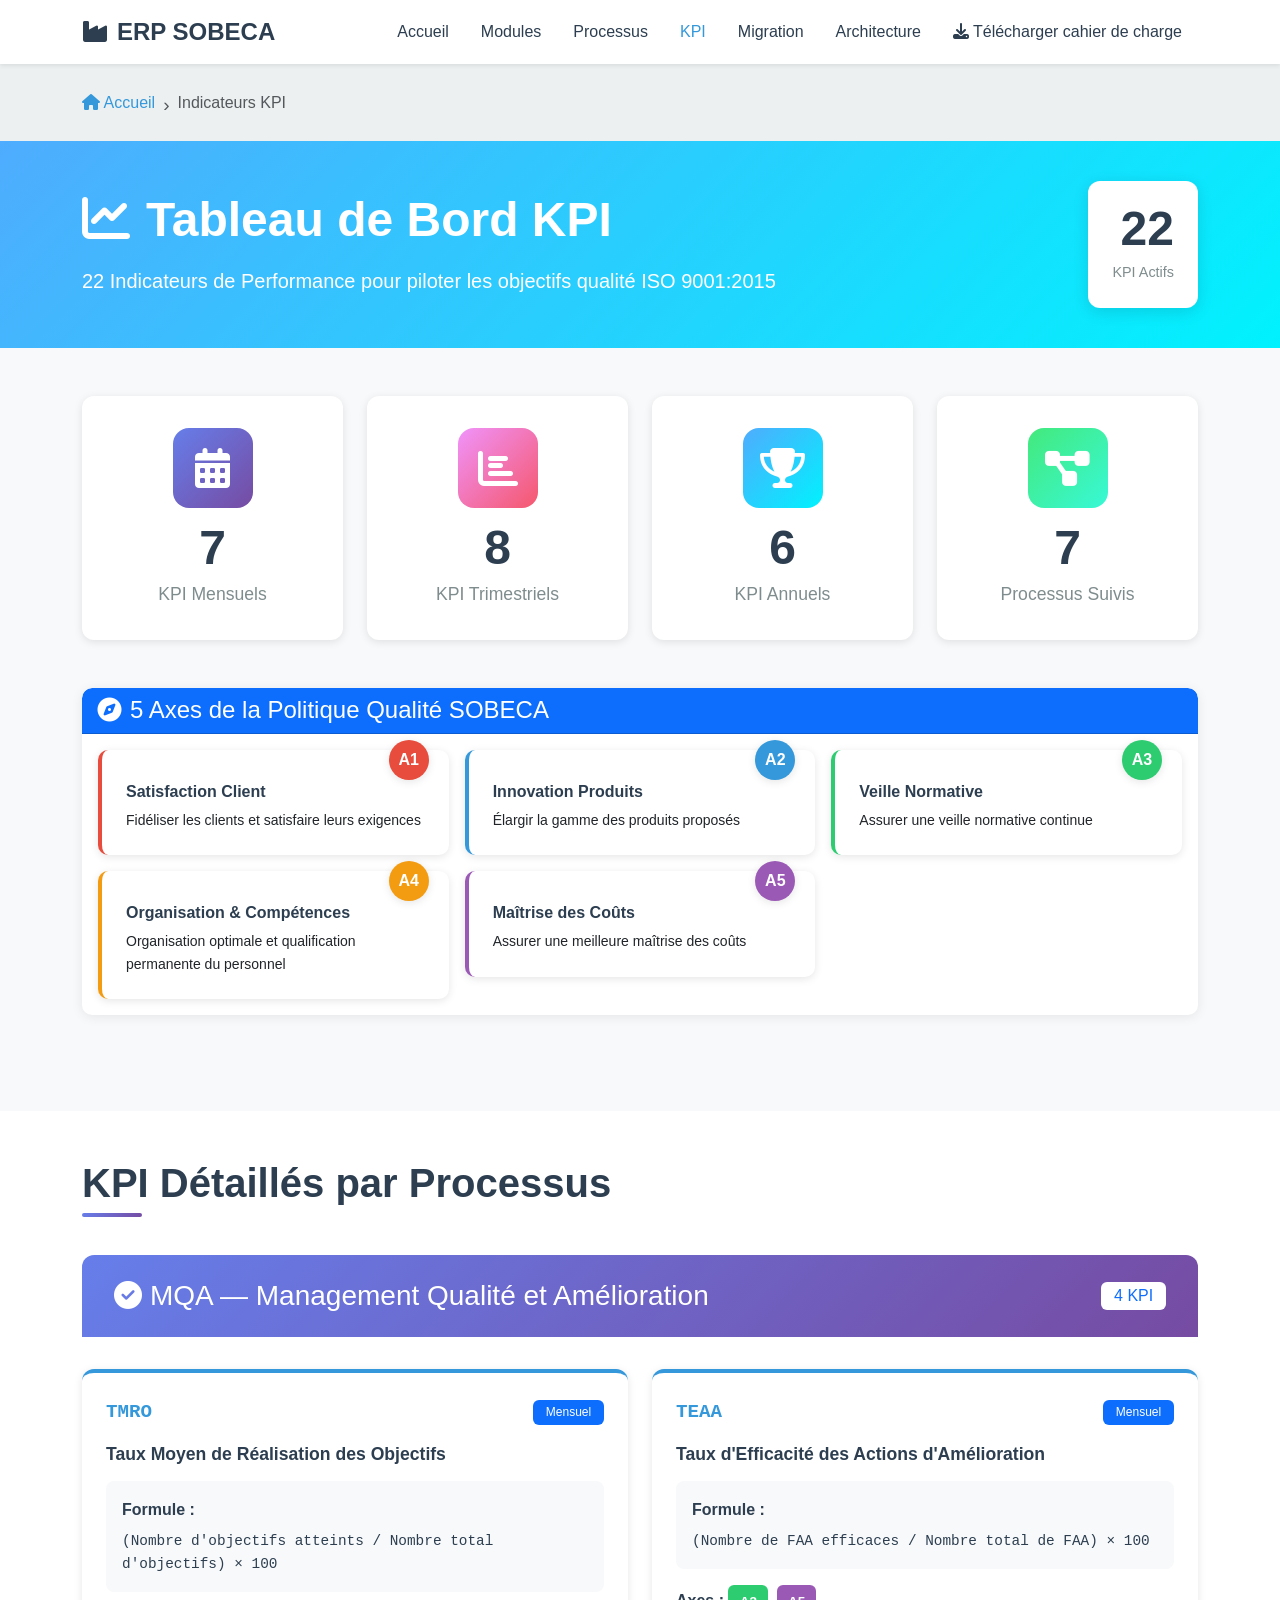
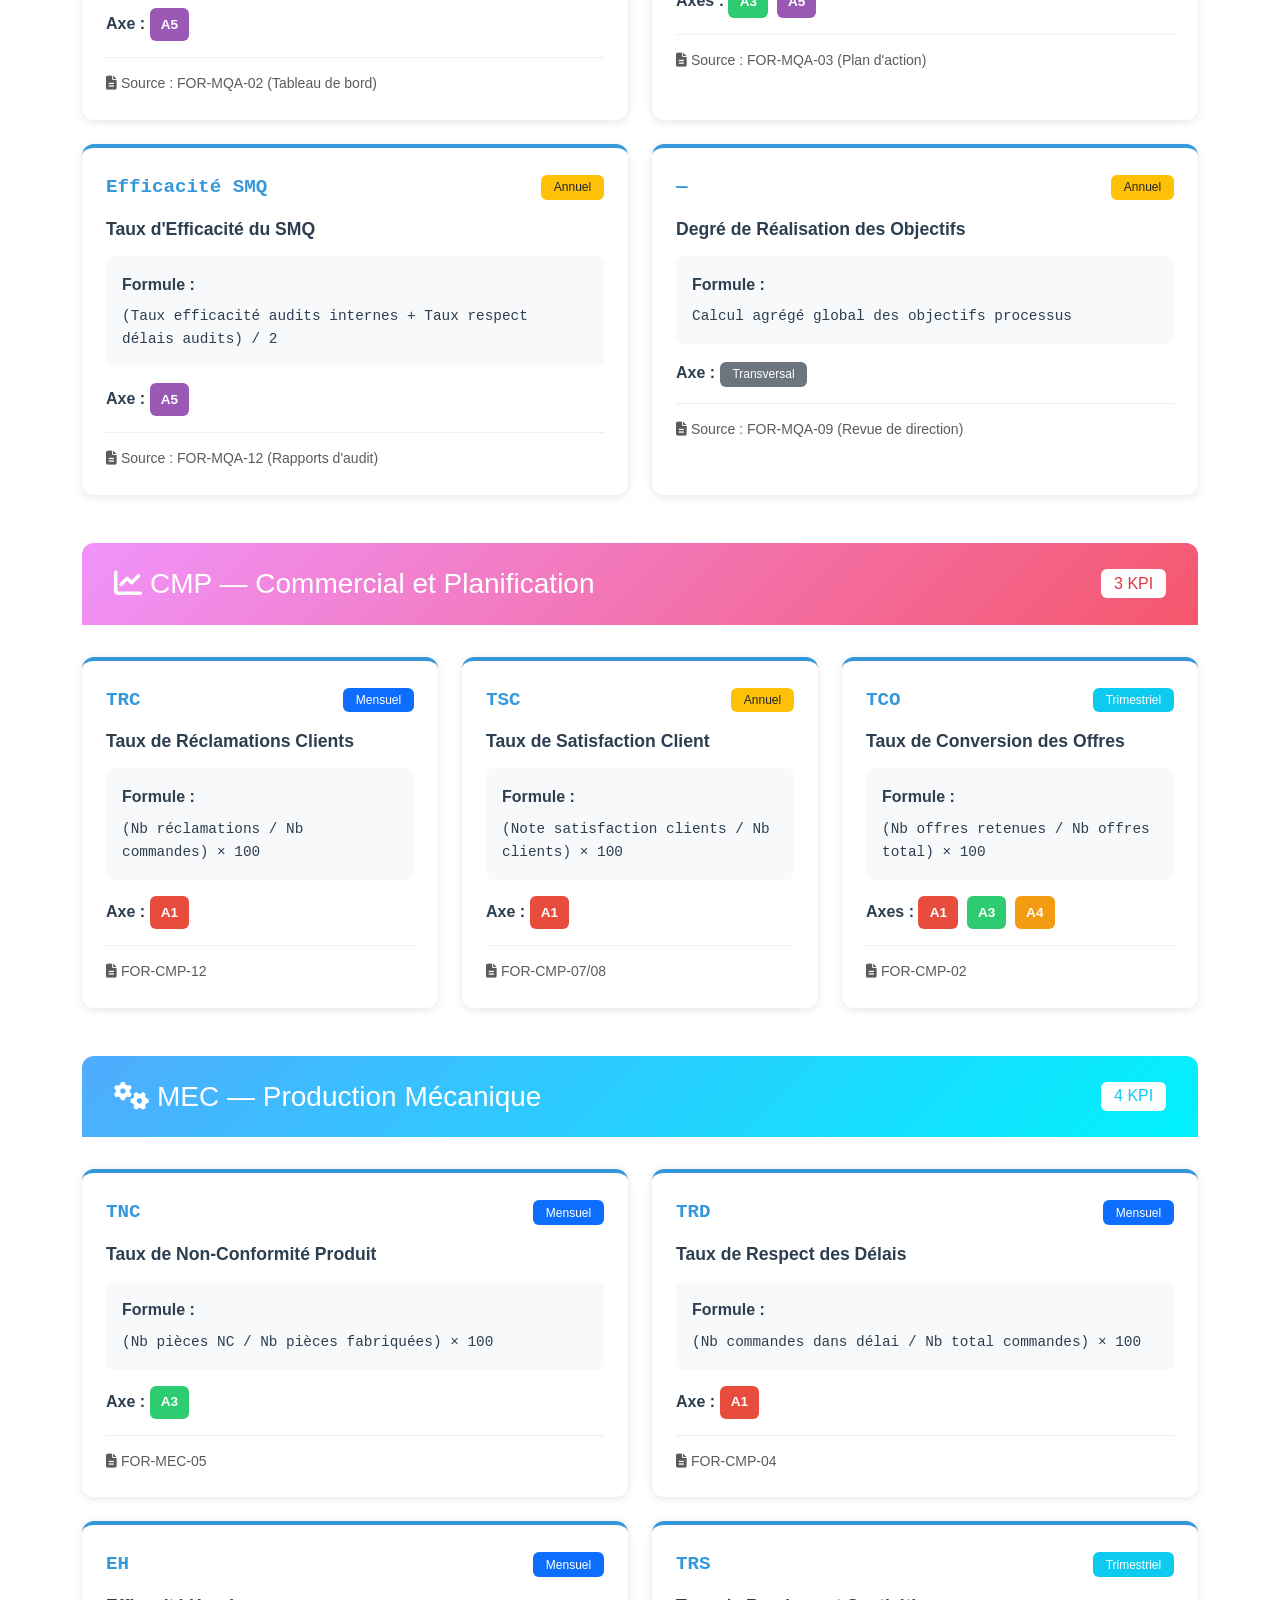
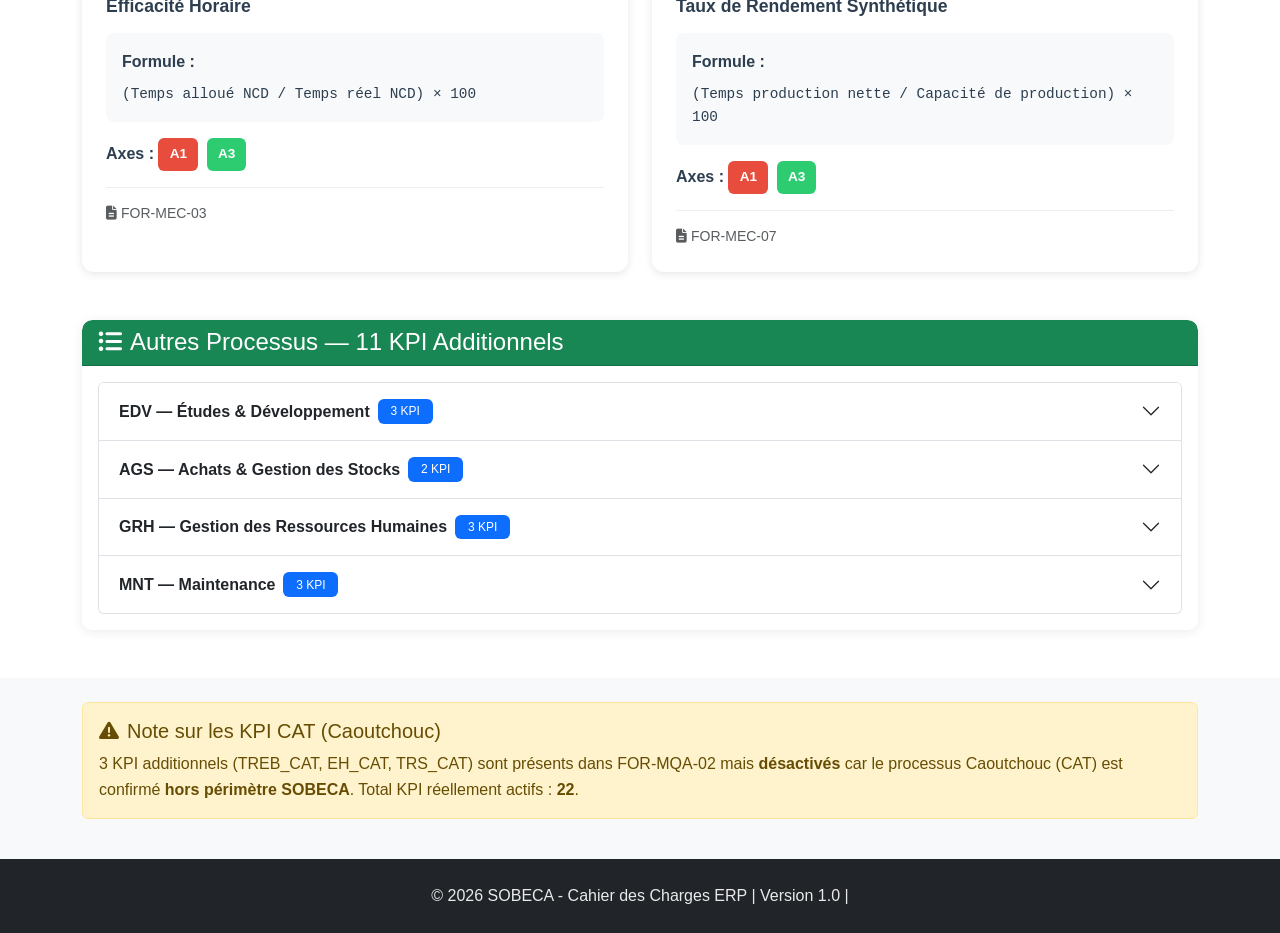
<file: kpi.html>
<!DOCTYPE html>
<html lang="fr">
<head>
    <meta charset="UTF-8">
    <meta name="viewport" content="width=device-width, initial-scale=1.0">
    <title>Indicateurs KPI - ERP SOBECA</title>
    
    <!-- Bootstrap 5 CSS -->
    <link href="https://cdn.jsdelivr.net/npm/bootstrap@5.3.0/dist/css/bootstrap.min.css" rel="stylesheet">
    
    <!-- Font Awesome -->
    <link rel="stylesheet" href="https://cdnjs.cloudflare.com/ajax/libs/font-awesome/6.4.0/css/all.min.css">
    
    <!-- Custom CSS -->
    <link rel="stylesheet" href="style.css">
</head>
<body>
    
    <!-- Navigation -->
    <nav class="navbar navbar-expand-lg navbar-light bg-white fixed-top shadow-sm">
        <div class="container">
            <a class="navbar-brand" href="index.html">
                <i class="fas fa-industry me-2"></i><strong>ERP SOBECA</strong>
            </a>
            <button class="navbar-toggler" type="button" data-bs-toggle="collapse" data-bs-target="#navbarNav">
                <span class="navbar-toggler-icon"></span>
            </button>
            <div class="collapse navbar-collapse" id="navbarNav">
                <ul class="navbar-nav ms-auto">
                    <li class="nav-item"><a class="nav-link" href="index.html">Accueil</a></li>
                    <li class="nav-item"><a class="nav-link" href="modules.html">Modules</a></li>
                    <li class="nav-item"><a class="nav-link" href="processus.html">Processus</a></li>
                    <li class="nav-item"><a class="nav-link active" href="kpi.html">KPI</a></li>
                    <li class="nav-item"><a class="nav-link" href="migration.html">Migration</a></li>
                    <li class="nav-item"><a class="nav-link" href="architecture.html">Architecture</a></li>
                    <li class="nav-item"><a class="nav-link" href="cahier-de-charge-word.zip"><i class="fas fa-download me-1"></i>Télécharger cahier de charge</a></li>
                </ul>
            </div>
        </div>
    </nav>

    <!-- Breadcrumb -->
    <section class="breadcrumb-section">
        <div class="container">
            <nav aria-label="breadcrumb">
                <ol class="breadcrumb">
                    <li class="breadcrumb-item"><a href="index.html"><i class="fas fa-home"></i> Accueil</a></li>
                    <li class="breadcrumb-item active">Indicateurs KPI</li>
                </ol>
            </nav>
        </div>
    </section>

    <!-- Page Header -->
    <section class="page-header" style="background: linear-gradient(135deg, #4facfe 0%, #00f2fe 100%);">
        <div class="container">
            <div class="row align-items-center">
                <div class="col-lg-8">
                    <h1 class="display-5 fw-bold mb-3">
                        <i class="fas fa-chart-line me-3"></i>Tableau de Bord KPI
                    </h1>
                    <p class="lead mb-0">22 Indicateurs de Performance pour piloter les objectifs qualité ISO 9001:2015</p>
                </div>
                <div class="col-lg-4 text-end">
                    <div class="stats-badge">
                        <span class="stats-badge-number">22</span>
                        <span class="stats-badge-label">KPI Actifs</span>
                    </div>
                </div>
            </div>
        </div>
    </section>

    <!-- Vue d'ensemble -->
    <section class="py-5 bg-light">
        <div class="container">
            <div class="row g-4 mb-5">
                <div class="col-lg-3 col-md-6">
                    <div class="kpi-summary-card">
                        <div class="kpi-summary-icon" style="background: linear-gradient(135deg, #667eea 0%, #764ba2 100%);">
                            <i class="fas fa-calendar-alt"></i>
                        </div>
                        <h3>7</h3>
                        <p>KPI Mensuels</p>
                    </div>
                </div>
                <div class="col-lg-3 col-md-6">
                    <div class="kpi-summary-card">
                        <div class="kpi-summary-icon" style="background: linear-gradient(135deg, #f093fb 0%, #f5576c 100%);">
                            <i class="fas fa-chart-bar"></i>
                        </div>
                        <h3>8</h3>
                        <p>KPI Trimestriels</p>
                    </div>
                </div>
                <div class="col-lg-3 col-md-6">
                    <div class="kpi-summary-card">
                        <div class="kpi-summary-icon" style="background: linear-gradient(135deg, #4facfe 0%, #00f2fe 100%);">
                            <i class="fas fa-trophy"></i>
                        </div>
                        <h3>6</h3>
                        <p>KPI Annuels</p>
                    </div>
                </div>
                <div class="col-lg-3 col-md-6">
                    <div class="kpi-summary-card">
                        <div class="kpi-summary-icon" style="background: linear-gradient(135deg, #43e97b 0%, #38f9d7 100%);">
                            <i class="fas fa-project-diagram"></i>
                        </div>
                        <h3>7</h3>
                        <p>Processus Suivis</p>
                    </div>
                </div>
            </div>

            <!-- Axes de la Politique Qualité -->
            <div class="card mb-5">
                <div class="card-header bg-primary text-white">
                    <h4 class="mb-0"><i class="fas fa-compass me-2"></i>5 Axes de la Politique Qualité SOBECA</h4>
                </div>
                <div class="card-body">
                    <div class="row g-3">
                        <div class="col-md-6 col-lg-4">
                            <div class="axe-card axe-a1">
                                <div class="axe-badge">A1</div>
                                <h6>Satisfaction Client</h6>
                                <p class="small mb-0">Fidéliser les clients et satisfaire leurs exigences</p>
                            </div>
                        </div>
                        <div class="col-md-6 col-lg-4">
                            <div class="axe-card axe-a2">
                                <div class="axe-badge">A2</div>
                                <h6>Innovation Produits</h6>
                                <p class="small mb-0">Élargir la gamme des produits proposés</p>
                            </div>
                        </div>
                        <div class="col-md-6 col-lg-4">
                            <div class="axe-card axe-a3">
                                <div class="axe-badge">A3</div>
                                <h6>Veille Normative</h6>
                                <p class="small mb-0">Assurer une veille normative continue</p>
                            </div>
                        </div>
                        <div class="col-md-6 col-lg-4">
                            <div class="axe-card axe-a4">
                                <div class="axe-badge">A4</div>
                                <h6>Organisation & Compétences</h6>
                                <p class="small mb-0">Organisation optimale et qualification permanente du personnel</p>
                            </div>
                        </div>
                        <div class="col-md-6 col-lg-4">
                            <div class="axe-card axe-a5">
                                <div class="axe-badge">A5</div>
                                <h6>Maîtrise des Coûts</h6>
                                <p class="small mb-0">Assurer une meilleure maîtrise des coûts</p>
                            </div>
                        </div>
                    </div>
                </div>
            </div>
        </div>
    </section>

    <!-- KPI par Processus -->
    <section class="py-5">
        <div class="container">
            <h2 class="section-title text-center mb-5">KPI Détaillés par Processus</h2>

            <!-- MQA - Management Qualité -->
            <div class="kpi-process-section mb-5">
                <div class="kpi-process-header" style="background: linear-gradient(135deg, #667eea 0%, #764ba2 100%);">
                    <div class="row align-items-center">
                        <div class="col-lg-9">
                            <h3 class="mb-0"><i class="fas fa-check-circle me-2"></i>MQA — Management Qualité et Amélioration</h3>
                        </div>
                        <div class="col-lg-3 text-end">
                            <span class="badge bg-white text-primary fs-6">4 KPI</span>
                        </div>
                    </div>
                </div>

                <div class="row g-4">
                    <!-- KPI 1 -->
                    <div class="col-lg-6">
                        <div class="kpi-detail-card">
                            <div class="kpi-detail-header">
                                <span class="kpi-code">TMRO</span>
                                <span class="badge bg-primary">Mensuel</span>
                            </div>
                            <h5 class="kpi-name">Taux Moyen de Réalisation des Objectifs</h5>
                            <div class="kpi-formula">
                                <strong>Formule :</strong><br>
                                <code>(Nombre d'objectifs atteints / Nombre total d'objectifs) × 100</code>
                            </div>
                            <div class="kpi-axes">
                                <strong>Axe :</strong> <span class="badge-axe axe-a5">A5</span>
                            </div>
                            <div class="kpi-source">
                                <small class="text-muted"><i class="fas fa-file-alt me-1"></i>Source : FOR-MQA-02 (Tableau de bord)</small>
                            </div>
                        </div>
                    </div>

                    <!-- KPI 2 -->
                    <div class="col-lg-6">
                        <div class="kpi-detail-card">
                            <div class="kpi-detail-header">
                                <span class="kpi-code">TEAA</span>
                                <span class="badge bg-primary">Mensuel</span>
                            </div>
                            <h5 class="kpi-name">Taux d'Efficacité des Actions d'Amélioration</h5>
                            <div class="kpi-formula">
                                <strong>Formule :</strong><br>
                                <code>(Nombre de FAA efficaces / Nombre total de FAA) × 100</code>
                            </div>
                            <div class="kpi-axes">
                                <strong>Axes :</strong> <span class="badge-axe axe-a3">A3</span> <span class="badge-axe axe-a5">A5</span>
                            </div>
                            <div class="kpi-source">
                                <small class="text-muted"><i class="fas fa-file-alt me-1"></i>Source : FOR-MQA-03 (Plan d'action)</small>
                            </div>
                        </div>
                    </div>

                    <!-- KPI 3 -->
                    <div class="col-lg-6">
                        <div class="kpi-detail-card">
                            <div class="kpi-detail-header">
                                <span class="kpi-code">Efficacité SMQ</span>
                                <span class="badge bg-warning text-dark">Annuel</span>
                            </div>
                            <h5 class="kpi-name">Taux d'Efficacité du SMQ</h5>
                            <div class="kpi-formula">
                                <strong>Formule :</strong><br>
                                <code>(Taux efficacité audits internes + Taux respect délais audits) / 2</code>
                            </div>
                            <div class="kpi-axes">
                                <strong>Axe :</strong> <span class="badge-axe axe-a5">A5</span>
                            </div>
                            <div class="kpi-source">
                                <small class="text-muted"><i class="fas fa-file-alt me-1"></i>Source : FOR-MQA-12 (Rapports d'audit)</small>
                            </div>
                        </div>
                    </div>

                    <!-- KPI 4 -->
                    <div class="col-lg-6">
                        <div class="kpi-detail-card">
                            <div class="kpi-detail-header">
                                <span class="kpi-code">—</span>
                                <span class="badge bg-warning text-dark">Annuel</span>
                            </div>
                            <h5 class="kpi-name">Degré de Réalisation des Objectifs</h5>
                            <div class="kpi-formula">
                                <strong>Formule :</strong><br>
                                <code>Calcul agrégé global des objectifs processus</code>
                            </div>
                            <div class="kpi-axes">
                                <strong>Axe :</strong> <span class="badge bg-secondary">Transversal</span>
                            </div>
                            <div class="kpi-source">
                                <small class="text-muted"><i class="fas fa-file-alt me-1"></i>Source : FOR-MQA-09 (Revue de direction)</small>
                            </div>
                        </div>
                    </div>
                </div>
            </div>

            <!-- CMP - Commercial -->
            <div class="kpi-process-section mb-5">
                <div class="kpi-process-header" style="background: linear-gradient(135deg, #f093fb 0%, #f5576c 100%);">
                    <div class="row align-items-center">
                        <div class="col-lg-9">
                            <h3 class="mb-0"><i class="fas fa-chart-line me-2"></i>CMP — Commercial et Planification</h3>
                        </div>
                        <div class="col-lg-3 text-end">
                            <span class="badge bg-white text-danger fs-6">3 KPI</span>
                        </div>
                    </div>
                </div>

                <div class="row g-4">
                    <div class="col-lg-4">
                        <div class="kpi-detail-card">
                            <div class="kpi-detail-header">
                                <span class="kpi-code">TRC</span>
                                <span class="badge bg-primary">Mensuel</span>
                            </div>
                            <h5 class="kpi-name">Taux de Réclamations Clients</h5>
                            <div class="kpi-formula">
                                <strong>Formule :</strong><br>
                                <code>(Nb réclamations / Nb commandes) × 100</code>
                            </div>
                            <div class="kpi-axes">
                                <strong>Axe :</strong> <span class="badge-axe axe-a1">A1</span>
                            </div>
                            <div class="kpi-source">
                                <small class="text-muted"><i class="fas fa-file-alt me-1"></i>FOR-CMP-12</small>
                            </div>
                        </div>
                    </div>

                    <div class="col-lg-4">
                        <div class="kpi-detail-card">
                            <div class="kpi-detail-header">
                                <span class="kpi-code">TSC</span>
                                <span class="badge bg-warning text-dark">Annuel</span>
                            </div>
                            <h5 class="kpi-name">Taux de Satisfaction Client</h5>
                            <div class="kpi-formula">
                                <strong>Formule :</strong><br>
                                <code>(Note satisfaction clients / Nb clients) × 100</code>
                            </div>
                            <div class="kpi-axes">
                                <strong>Axe :</strong> <span class="badge-axe axe-a1">A1</span>
                            </div>
                            <div class="kpi-source">
                                <small class="text-muted"><i class="fas fa-file-alt me-1"></i>FOR-CMP-07/08</small>
                            </div>
                        </div>
                    </div>

                    <div class="col-lg-4">
                        <div class="kpi-detail-card">
                            <div class="kpi-detail-header">
                                <span class="kpi-code">TCO</span>
                                <span class="badge bg-info">Trimestriel</span>
                            </div>
                            <h5 class="kpi-name">Taux de Conversion des Offres</h5>
                            <div class="kpi-formula">
                                <strong>Formule :</strong><br>
                                <code>(Nb offres retenues / Nb offres total) × 100</code>
                            </div>
                            <div class="kpi-axes">
                                <strong>Axes :</strong> <span class="badge-axe axe-a1">A1</span> <span class="badge-axe axe-a3">A3</span> <span class="badge-axe axe-a4">A4</span>
                            </div>
                            <div class="kpi-source">
                                <small class="text-muted"><i class="fas fa-file-alt me-1"></i>FOR-CMP-02</small>
                            </div>
                        </div>
                    </div>
                </div>
            </div>

            <!-- MEC - Production -->
            <div class="kpi-process-section mb-5">
                <div class="kpi-process-header" style="background: linear-gradient(135deg, #4facfe 0%, #00f2fe 100%);">
                    <div class="row align-items-center">
                        <div class="col-lg-9">
                            <h3 class="mb-0"><i class="fas fa-cogs me-2"></i>MEC — Production Mécanique</h3>
                        </div>
                        <div class="col-lg-3 text-end">
                            <span class="badge bg-white text-info fs-6">4 KPI</span>
                        </div>
                    </div>
                </div>

                <div class="row g-4">
                    <div class="col-lg-6">
                        <div class="kpi-detail-card">
                            <div class="kpi-detail-header">
                                <span class="kpi-code">TNC</span>
                                <span class="badge bg-primary">Mensuel</span>
                            </div>
                            <h5 class="kpi-name">Taux de Non-Conformité Produit</h5>
                            <div class="kpi-formula">
                                <strong>Formule :</strong><br>
                                <code>(Nb pièces NC / Nb pièces fabriquées) × 100</code>
                            </div>
                            <div class="kpi-axes">
                                <strong>Axe :</strong> <span class="badge-axe axe-a3">A3</span>
                            </div>
                            <div class="kpi-source">
                                <small class="text-muted"><i class="fas fa-file-alt me-1"></i>FOR-MEC-05</small>
                            </div>
                        </div>
                    </div>

                    <div class="col-lg-6">
                        <div class="kpi-detail-card">
                            <div class="kpi-detail-header">
                                <span class="kpi-code">TRD</span>
                                <span class="badge bg-primary">Mensuel</span>
                            </div>
                            <h5 class="kpi-name">Taux de Respect des Délais</h5>
                            <div class="kpi-formula">
                                <strong>Formule :</strong><br>
                                <code>(Nb commandes dans délai / Nb total commandes) × 100</code>
                            </div>
                            <div class="kpi-axes">
                                <strong>Axe :</strong> <span class="badge-axe axe-a1">A1</span>
                            </div>
                            <div class="kpi-source">
                                <small class="text-muted"><i class="fas fa-file-alt me-1"></i>FOR-CMP-04</small>
                            </div>
                        </div>
                    </div>

                    <div class="col-lg-6">
                        <div class="kpi-detail-card">
                            <div class="kpi-detail-header">
                                <span class="kpi-code">EH</span>
                                <span class="badge bg-primary">Mensuel</span>
                            </div>
                            <h5 class="kpi-name">Efficacité Horaire</h5>
                            <div class="kpi-formula">
                                <strong>Formule :</strong><br>
                                <code>(Temps alloué NCD / Temps réel NCD) × 100</code>
                            </div>
                            <div class="kpi-axes">
                                <strong>Axes :</strong> <span class="badge-axe axe-a1">A1</span> <span class="badge-axe axe-a3">A3</span>
                            </div>
                            <div class="kpi-source">
                                <small class="text-muted"><i class="fas fa-file-alt me-1"></i>FOR-MEC-03</small>
                            </div>
                        </div>
                    </div>

                    <div class="col-lg-6">
                        <div class="kpi-detail-card">
                            <div class="kpi-detail-header">
                                <span class="kpi-code">TRS</span>
                                <span class="badge bg-info">Trimestriel</span>
                            </div>
                            <h5 class="kpi-name">Taux de Rendement Synthétique</h5>
                            <div class="kpi-formula">
                                <strong>Formule :</strong><br>
                                <code>(Temps production nette / Capacité de production) × 100</code>
                            </div>
                            <div class="kpi-axes">
                                <strong>Axes :</strong> <span class="badge-axe axe-a1">A1</span> <span class="badge-axe axe-a3">A3</span>
                            </div>
                            <div class="kpi-source">
                                <small class="text-muted"><i class="fas fa-file-alt me-1"></i>FOR-MEC-07</small>
                            </div>
                        </div>
                    </div>
                </div>
            </div>

            <!-- EDV, AGS, GRH, MNT - Vue condensée avec tous les KPI -->
            <div class="card">
                <div class="card-header bg-success text-white">
                    <h4 class="mb-0"><i class="fas fa-list-ul me-2"></i>Autres Processus — 11 KPI Additionnels</h4>
                </div>
                <div class="card-body">
                    <div class="accordion" id="accordionOtherKPI">
                        
                        <!-- EDV -->
                        <div class="accordion-item">
                            <h2 class="accordion-header">
                                <button class="accordion-button collapsed" type="button" data-bs-toggle="collapse" data-bs-target="#collapseEDV">
                                    <strong>EDV — Études & Développement</strong> <span class="badge bg-primary ms-2">3 KPI</span>
                                </button>
                            </h2>
                            <div id="collapseEDV" class="accordion-collapse collapse" data-bs-parent="#accordionOtherKPI">
                                <div class="accordion-body">
                                    <ul class="list-unstyled">
                                        <li class="mb-2"><strong>TRE</strong> (Trimestriel) — Taux de Réussite d'Étude (1er coup)</li>
                                        <li class="mb-2"><strong>TRDRET</strong> (Trimestriel) — Taux Respect Délais Études Techniques</li>
                                        <li class="mb-2"><strong>TRDREO</strong> (Trimestriel) — Taux Respect Délais Études Offre</li>
                                    </ul>
                                </div>
                            </div>
                        </div>

                        <!-- AGS -->
                        <div class="accordion-item">
                            <h2 class="accordion-header">
                                <button class="accordion-button collapsed" type="button" data-bs-toggle="collapse" data-bs-target="#collapseAGS">
                                    <strong>AGS — Achats & Gestion des Stocks</strong> <span class="badge bg-primary ms-2">2 KPI</span>
                                </button>
                            </h2>
                            <div id="collapseAGS" class="accordion-collapse collapse" data-bs-parent="#accordionOtherKPI">
                                <div class="accordion-body">
                                    <ul class="list-unstyled">
                                        <li class="mb-2"><strong>TCC</strong> (Trimestriel) — Taux de Non-Conformité produits fournisseur</li>
                                        <li class="mb-2"><strong>TAF</strong> (Semestriel) — Taux d'Agrégation Fournisseurs agréés</li>
                                    </ul>
                                </div>
                            </div>
                        </div>

                        <!-- GRH -->
                        <div class="accordion-item">
                            <h2 class="accordion-header">
                                <button class="accordion-button collapsed" type="button" data-bs-toggle="collapse" data-bs-target="#collapseGRH">
                                    <strong>GRH — Gestion des Ressources Humaines</strong> <span class="badge bg-primary ms-2">3 KPI</span>
                                </button>
                            </h2>
                            <div id="collapseGRH" class="accordion-collapse collapse" data-bs-parent="#accordionOtherKPI">
                                <div class="accordion-body">
                                    <ul class="list-unstyled">
                                        <li class="mb-2"><strong>TC</strong> (Annuel) — Taux de Compétence</li>
                                        <li class="mb-2"><strong>TCPF</strong> (Annuel) — Taux Couverture Plan de Formation</li>
                                        <li class="mb-2"><strong>TA</strong> (Mensuel) — Taux d'Absentéisme</li>
                                    </ul>
                                </div>
                            </div>
                        </div>

                        <!-- MNT -->
                        <div class="accordion-item">
                            <h2 class="accordion-header">
                                <button class="accordion-button collapsed" type="button" data-bs-toggle="collapse" data-bs-target="#collapseMNT">
                                    <strong>MNT — Maintenance</strong> <span class="badge bg-primary ms-2">3 KPI</span>
                                </button>
                            </h2>
                            <div id="collapseMNT" class="accordion-collapse collapse" data-bs-parent="#accordionOtherKPI">
                                <div class="accordion-body">
                                    <ul class="list-unstyled">
                                        <li class="mb-2"><strong>TAM</strong> (Mensuel) — Taux d'Arrêt Machine</li>
                                        <li class="mb-2"><strong>CAM</strong> (Mensuel) — Coût d'Arrêt Machine (DT)</li>
                                        <li class="mb-2"><strong>TRP</strong> (Trimestriel) — Taux Réalisation Plan Maintenance Préventive</li>
                                    </ul>
                                </div>
                            </div>
                        </div>

                    </div>
                </div>
            </div>

        </div>
    </section>

    <!-- Note CAT -->
    <section class="py-4 bg-light">
        <div class="container">
            <div class="alert alert-warning">
                <h5><i class="fas fa-exclamation-triangle me-2"></i>Note sur les KPI CAT (Caoutchouc)</h5>
                <p class="mb-0">3 KPI additionnels (TREB_CAT, EH_CAT, TRS_CAT) sont présents dans FOR-MQA-02 mais <strong>désactivés</strong> car le processus Caoutchouc (CAT) est confirmé <strong>hors périmètre SOBECA</strong>. Total KPI réellement actifs : <strong>22</strong>.</p>
            </div>
        </div>
    </section>

    <!-- Footer -->
    <footer class="bg-dark text-white py-4">
        <div class="container text-center">
            <p class="mb-0">&copy; 2026 SOBECA - Cahier des Charges ERP | Version 1.0 |</p>
        </div>
    </footer>

    <!-- Scroll to Top Button -->
    <button id="scrollTopBtn" title="Retour en haut">
        <i class="fas fa-arrow-up"></i>
    </button>

    <!-- Bootstrap 5 JS -->
    <script src="https://cdn.jsdelivr.net/npm/bootstrap@5.3.0/dist/js/bootstrap.bundle.min.js"></script>
    
    <!-- Custom JS -->
    <script src="script.js"></script>
</body>
</html>
</file>
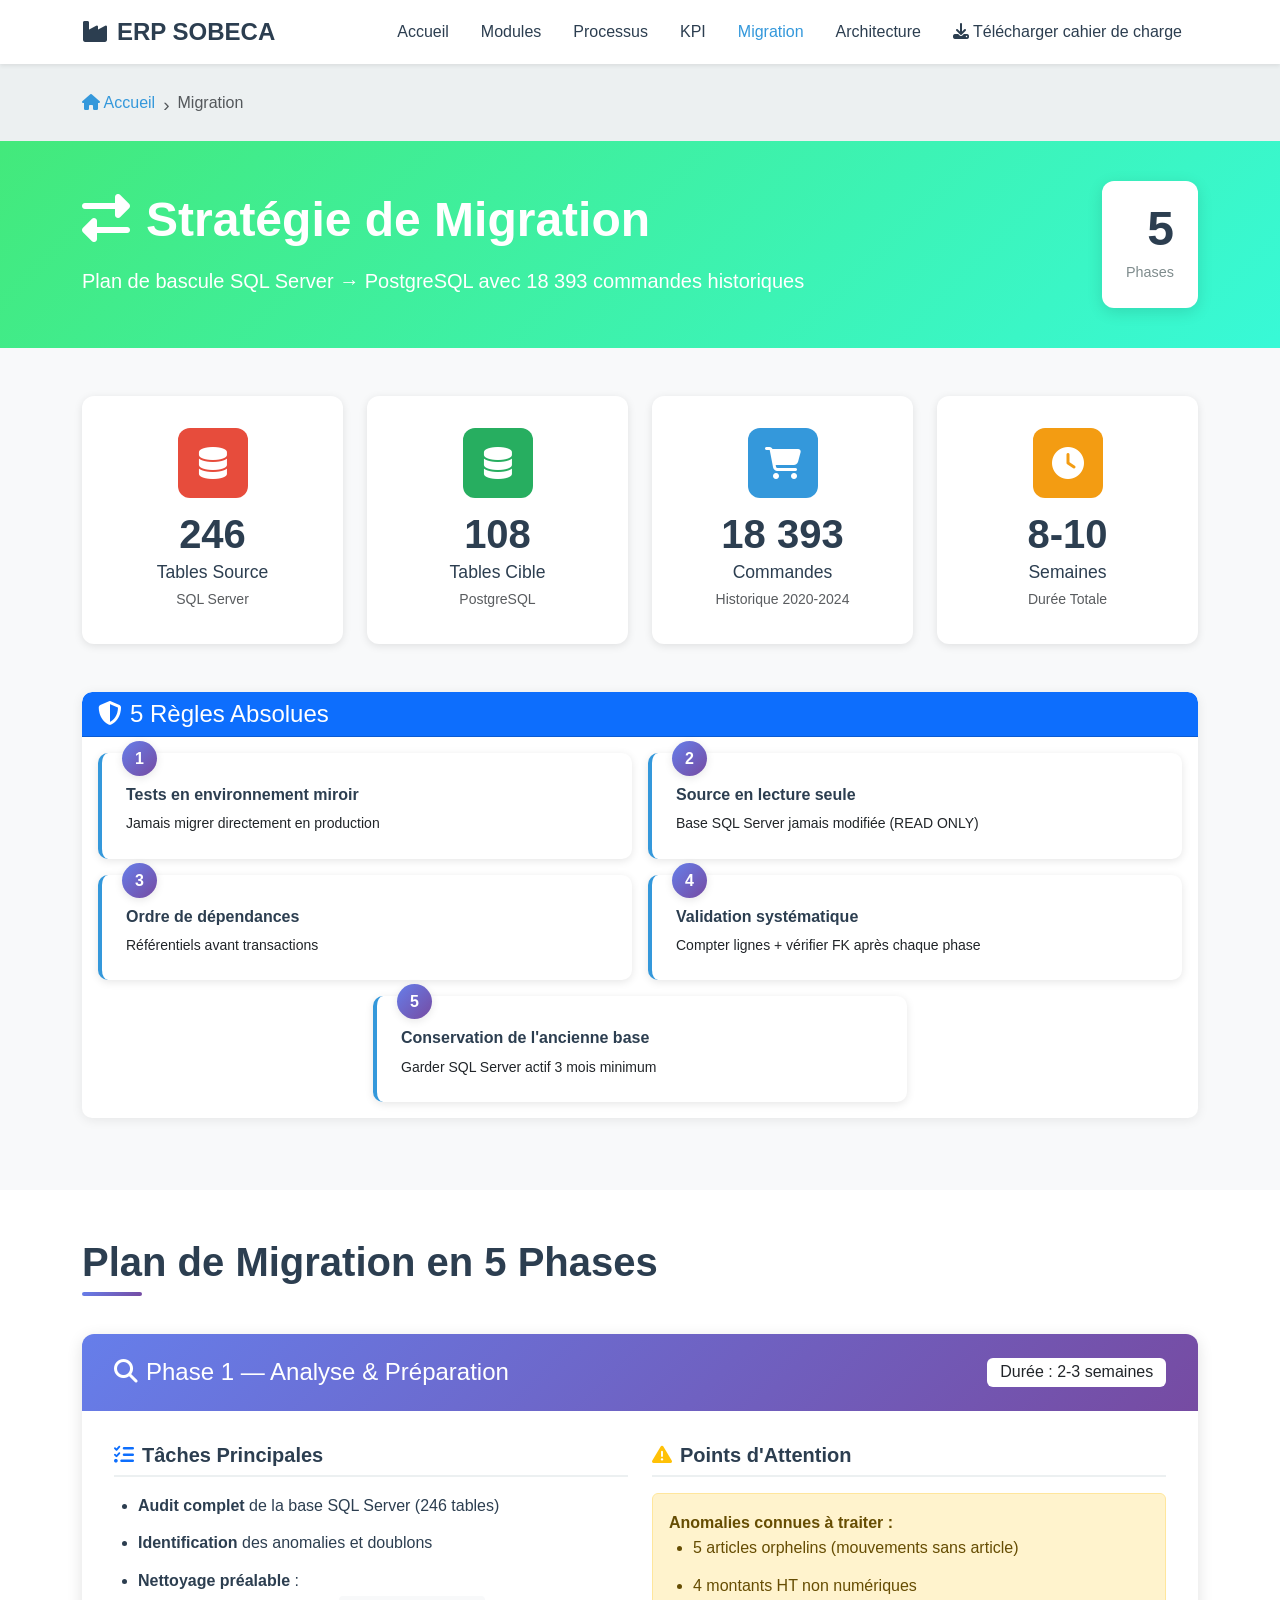
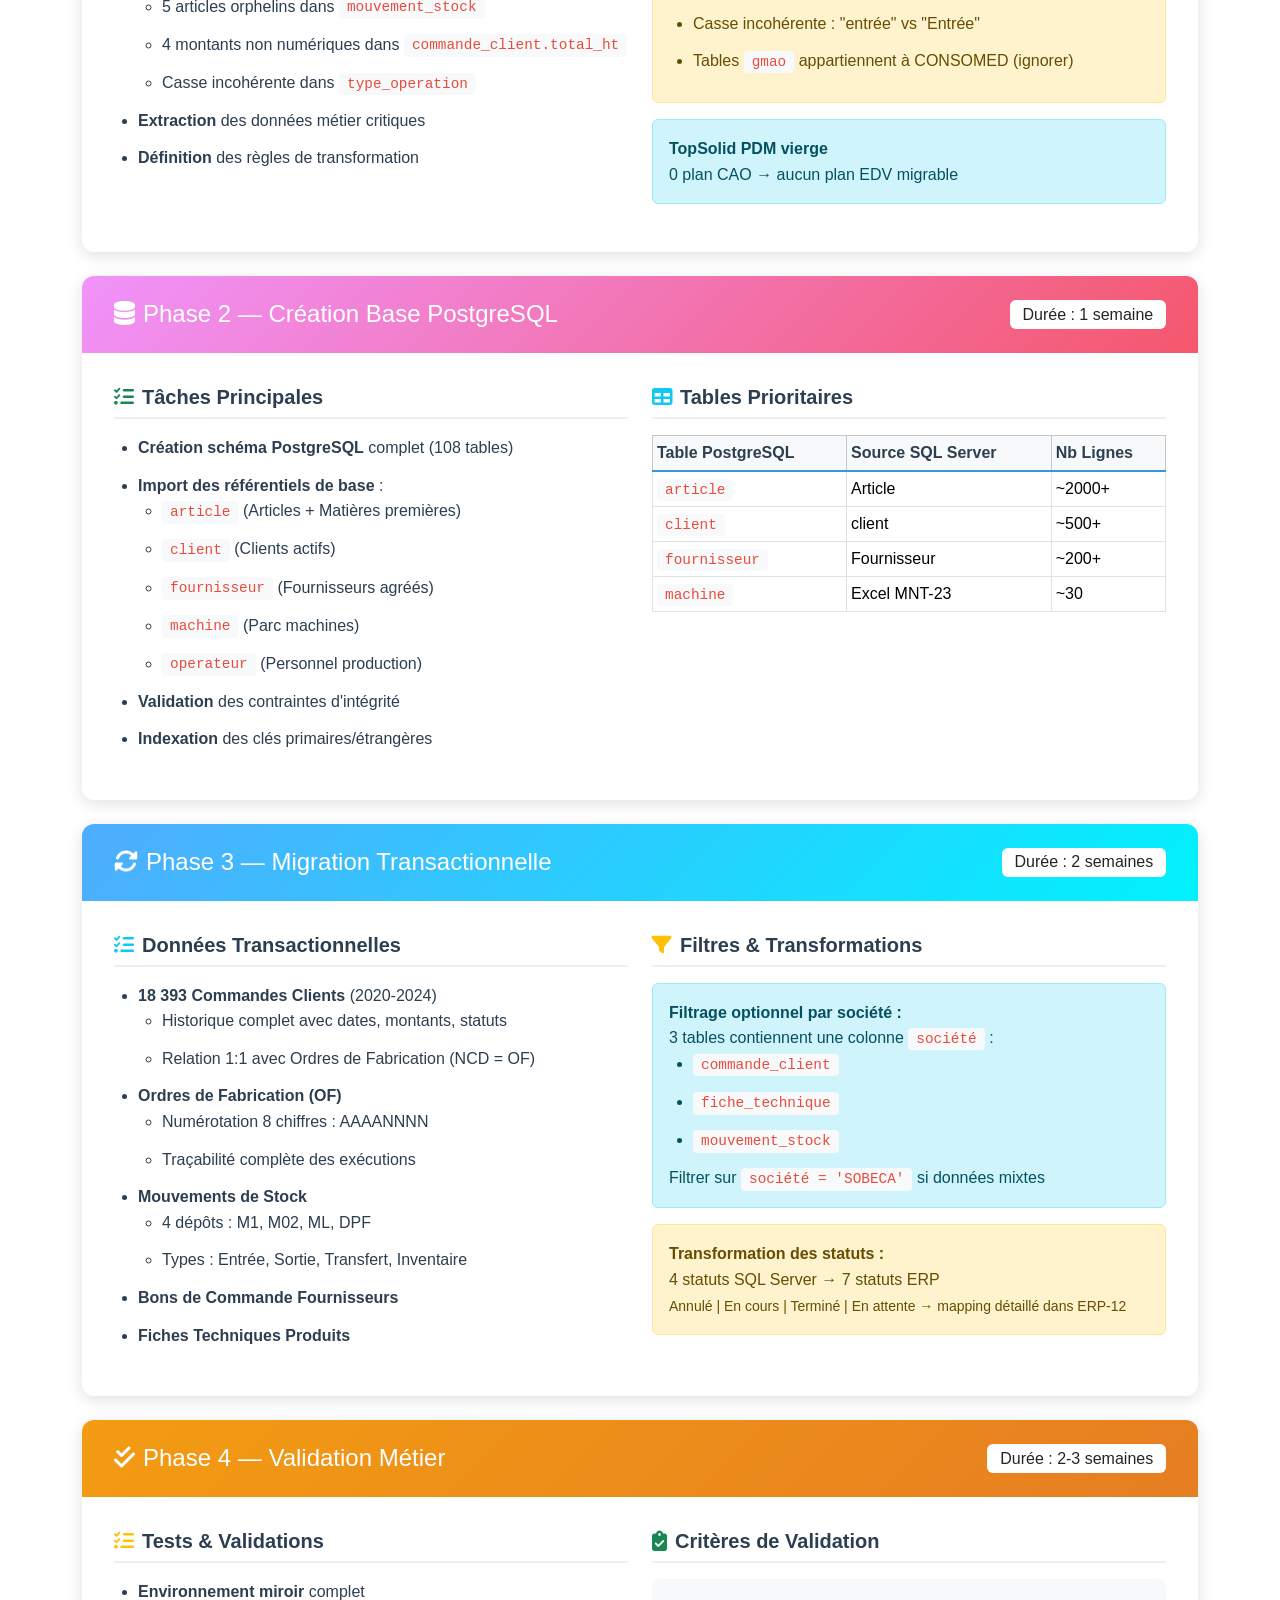
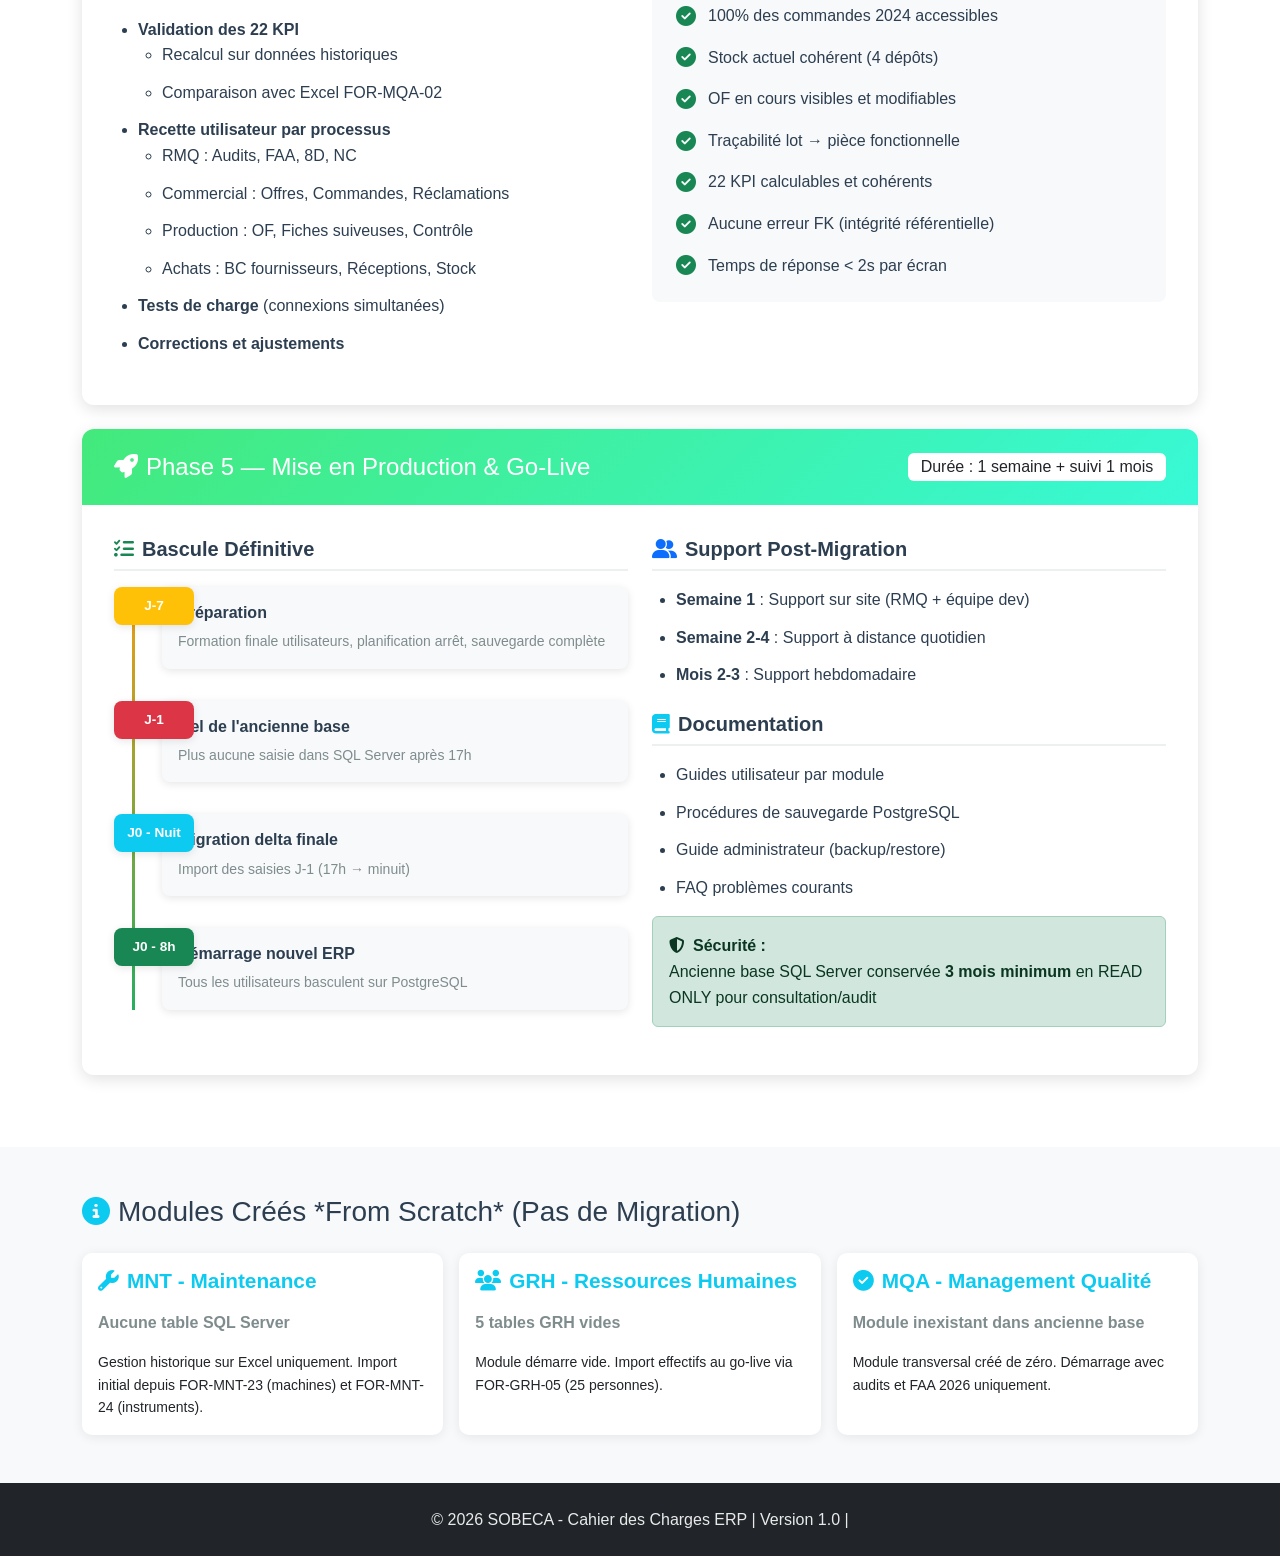
<file: migration.html>
<!DOCTYPE html>
<html lang="fr">
<head>
    <meta charset="UTF-8">
    <meta name="viewport" content="width=device-width, initial-scale=1.0">
    <title>Migration - ERP SOBECA</title>
    
    <!-- Bootstrap 5 CSS -->
    <link href="https://cdn.jsdelivr.net/npm/bootstrap@5.3.0/dist/css/bootstrap.min.css" rel="stylesheet">
    
    <!-- Font Awesome -->
    <link rel="stylesheet" href="https://cdnjs.cloudflare.com/ajax/libs/font-awesome/6.4.0/css/all.min.css">
    
    <!-- Custom CSS -->
    <link rel="stylesheet" href="style.css">
</head>
<body>
    
    <!-- Navigation -->
    <nav class="navbar navbar-expand-lg navbar-light bg-white fixed-top shadow-sm">
        <div class="container">
            <a class="navbar-brand" href="index.html">
                <i class="fas fa-industry me-2"></i><strong>ERP SOBECA</strong>
            </a>
            <button class="navbar-toggler" type="button" data-bs-toggle="collapse" data-bs-target="#navbarNav">
                <span class="navbar-toggler-icon"></span>
            </button>
            <div class="collapse navbar-collapse" id="navbarNav">
                <ul class="navbar-nav ms-auto">
                    <li class="nav-item"><a class="nav-link" href="index.html">Accueil</a></li>
                    <li class="nav-item"><a class="nav-link" href="modules.html">Modules</a></li>
                    <li class="nav-item"><a class="nav-link" href="processus.html">Processus</a></li>
                    <li class="nav-item"><a class="nav-link" href="kpi.html">KPI</a></li>
                    <li class="nav-item"><a class="nav-link active" href="migration.html">Migration</a></li>
                    <li class="nav-item"><a class="nav-link" href="architecture.html">Architecture</a></li>
                    <li class="nav-item"><a class="nav-link" href="cahier-de-charge-word.zip"><i class="fas fa-download me-1"></i>Télécharger cahier de charge</a></li>
                </ul>
            </div>
        </div>
    </nav>

    <!-- Breadcrumb -->
    <section class="breadcrumb-section">
        <div class="container">
            <nav aria-label="breadcrumb">
                <ol class="breadcrumb">
                    <li class="breadcrumb-item"><a href="index.html"><i class="fas fa-home"></i> Accueil</a></li>
                    <li class="breadcrumb-item active">Migration</li>
                </ol>
            </nav>
        </div>
    </section>

    <!-- Page Header -->
    <section class="page-header" style="background: linear-gradient(135deg, #43e97b 0%, #38f9d7 100%);">
        <div class="container">
            <div class="row align-items-center">
                <div class="col-lg-8">
                    <h1 class="display-5 fw-bold mb-3">
                        <i class="fas fa-exchange-alt me-3"></i>Stratégie de Migration
                    </h1>
                    <p class="lead mb-0">Plan de bascule SQL Server → PostgreSQL avec 18 393 commandes historiques</p>
                </div>
                <div class="col-lg-4 text-end">
                    <div class="stats-badge">
                        <span class="stats-badge-number">5</span>
                        <span class="stats-badge-label">Phases</span>
                    </div>
                </div>
            </div>
        </div>
    </section>

    <!-- Vue d'ensemble -->
    <section class="py-5 bg-light">
        <div class="container">
            <div class="row g-4 mb-5">
                <div class="col-lg-3 col-md-6">
                    <div class="migration-stat-card">
                        <div class="migration-stat-icon" style="background: #e74c3c;">
                            <i class="fas fa-database"></i>
                        </div>
                        <h3>246</h3>
                        <p>Tables Source</p>
                        <small class="text-muted">SQL Server</small>
                    </div>
                </div>
                <div class="col-lg-3 col-md-6">
                    <div class="migration-stat-card">
                        <div class="migration-stat-icon" style="background: #27ae60;">
                            <i class="fas fa-database"></i>
                        </div>
                        <h3>108</h3>
                        <p>Tables Cible</p>
                        <small class="text-muted">PostgreSQL</small>
                    </div>
                </div>
                <div class="col-lg-3 col-md-6">
                    <div class="migration-stat-card">
                        <div class="migration-stat-icon" style="background: #3498db;">
                            <i class="fas fa-shopping-cart"></i>
                        </div>
                        <h3>18 393</h3>
                        <p>Commandes</p>
                        <small class="text-muted">Historique 2020-2024</small>
                    </div>
                </div>
                <div class="col-lg-3 col-md-6">
                    <div class="migration-stat-card">
                        <div class="migration-stat-icon" style="background: #f39c12;">
                            <i class="fas fa-clock"></i>
                        </div>
                        <h3>8-10</h3>
                        <p>Semaines</p>
                        <small class="text-muted">Durée Totale</small>
                    </div>
                </div>
            </div>

            <!-- Principes -->
            <div class="card mb-4">
                <div class="card-header bg-primary text-white">
                    <h4 class="mb-0"><i class="fas fa-shield-alt me-2"></i>5 Règles Absolues</h4>
                </div>
                <div class="card-body">
                    <div class="row g-3">
                        <div class="col-md-6">
                            <div class="rule-box">
                                <div class="rule-number">1</div>
                                <h6>Tests en environnement miroir</h6>
                                <p class="small mb-0">Jamais migrer directement en production</p>
                            </div>
                        </div>
                        <div class="col-md-6">
                            <div class="rule-box">
                                <div class="rule-number">2</div>
                                <h6>Source en lecture seule</h6>
                                <p class="small mb-0">Base SQL Server jamais modifiée (READ ONLY)</p>
                            </div>
                        </div>
                        <div class="col-md-6">
                            <div class="rule-box">
                                <div class="rule-number">3</div>
                                <h6>Ordre de dépendances</h6>
                                <p class="small mb-0">Référentiels avant transactions</p>
                            </div>
                        </div>
                        <div class="col-md-6">
                            <div class="rule-box">
                                <div class="rule-number">4</div>
                                <h6>Validation systématique</h6>
                                <p class="small mb-0">Compter lignes + vérifier FK après chaque phase</p>
                            </div>
                        </div>
                        <div class="col-md-6 mx-auto">
                            <div class="rule-box">
                                <div class="rule-number">5</div>
                                <h6>Conservation de l'ancienne base</h6>
                                <p class="small mb-0">Garder SQL Server actif 3 mois minimum</p>
                            </div>
                        </div>
                    </div>
                </div>
            </div>
        </div>
    </section>

    <!-- Les 5 Phases -->
    <section class="py-5">
        <div class="container">
            <h2 class="section-title text-center mb-5">Plan de Migration en 5 Phases</h2>

            <!-- Phase 1 -->
            <div class="migration-phase-card mb-4">
                <div class="phase-header phase-1">
                    <div class="row align-items-center">
                        <div class="col-lg-8">
                            <h3><i class="fas fa-search me-2"></i>Phase 1 — Analyse & Préparation</h3>
                        </div>
                        <div class="col-lg-4 text-end">
                            <span class="badge bg-white text-dark fs-6">Durée : 2-3 semaines</span>
                        </div>
                    </div>
                </div>
                <div class="phase-body">
                    <div class="row">
                        <div class="col-lg-6">
                            <h5><i class="fas fa-tasks me-2 text-primary"></i>Tâches Principales</h5>
                            <ul>
                                <li><strong>Audit complet</strong> de la base SQL Server (246 tables)</li>
                                <li><strong>Identification</strong> des anomalies et doublons</li>
                                <li><strong>Nettoyage préalable</strong> :
                                    <ul>
                                        <li>5 articles orphelins dans <code>mouvement_stock</code></li>
                                        <li>4 montants non numériques dans <code>commande_client.total_ht</code></li>
                                        <li>Casse incohérente dans <code>type_operation</code></li>
                                    </ul>
                                </li>
                                <li><strong>Extraction</strong> des données métier critiques</li>
                                <li><strong>Définition</strong> des règles de transformation</li>
                            </ul>
                        </div>
                        <div class="col-lg-6">
                            <h5><i class="fas fa-exclamation-triangle me-2 text-warning"></i>Points d'Attention</h5>
                            <div class="alert alert-warning">
                                <strong>Anomalies connues à traiter :</strong>
                                <ul class="mb-0">
                                    <li>5 articles orphelins (mouvements sans article)</li>
                                    <li>4 montants HT non numériques</li>
                                    <li>Casse incohérente : "entrée" vs "Entrée"</li>
                                    <li>Tables <code>gmao</code> appartiennent à CONSOMED (ignorer)</li>
                                </ul>
                            </div>
                            <div class="alert alert-info">
                                <strong>TopSolid PDM vierge</strong><br>
                                0 plan CAO → aucun plan EDV migrable
                            </div>
                        </div>
                    </div>
                </div>
            </div>

            <!-- Phase 2 -->
            <div class="migration-phase-card mb-4">
                <div class="phase-header phase-2">
                    <div class="row align-items-center">
                        <div class="col-lg-8">
                            <h3><i class="fas fa-database me-2"></i>Phase 2 — Création Base PostgreSQL</h3>
                        </div>
                        <div class="col-lg-4 text-end">
                            <span class="badge bg-white text-dark fs-6">Durée : 1 semaine</span>
                        </div>
                    </div>
                </div>
                <div class="phase-body">
                    <div class="row">
                        <div class="col-lg-6">
                            <h5><i class="fas fa-tasks me-2 text-success"></i>Tâches Principales</h5>
                            <ul>
                                <li><strong>Création schéma PostgreSQL</strong> complet (108 tables)</li>
                                <li><strong>Import des référentiels de base</strong> :
                                    <ul>
                                        <li><code>article</code> (Articles + Matières premières)</li>
                                        <li><code>client</code> (Clients actifs)</li>
                                        <li><code>fournisseur</code> (Fournisseurs agréés)</li>
                                        <li><code>machine</code> (Parc machines)</li>
                                        <li><code>operateur</code> (Personnel production)</li>
                                    </ul>
                                </li>
                                <li><strong>Validation</strong> des contraintes d'intégrité</li>
                                <li><strong>Indexation</strong> des clés primaires/étrangères</li>
                            </ul>
                        </div>
                        <div class="col-lg-6">
                            <h5><i class="fas fa-table me-2 text-info"></i>Tables Prioritaires</h5>
                            <div class="table-responsive">
                                <table class="table table-sm table-bordered">
                                    <thead class="table-light">
                                        <tr>
                                            <th>Table PostgreSQL</th>
                                            <th>Source SQL Server</th>
                                            <th>Nb Lignes</th>
                                        </tr>
                                    </thead>
                                    <tbody>
                                        <tr><td><code>article</code></td><td>Article</td><td>~2000+</td></tr>
                                        <tr><td><code>client</code></td><td>client</td><td>~500+</td></tr>
                                        <tr><td><code>fournisseur</code></td><td>Fournisseur</td><td>~200+</td></tr>
                                        <tr><td><code>machine</code></td><td>Excel MNT-23</td><td>~30</td></tr>
                                    </tbody>
                                </table>
                            </div>
                        </div>
                    </div>
                </div>
            </div>

            <!-- Phase 3 -->
            <div class="migration-phase-card mb-4">
                <div class="phase-header phase-3">
                    <div class="row align-items-center">
                        <div class="col-lg-8">
                            <h3><i class="fas fa-sync-alt me-2"></i>Phase 3 — Migration Transactionnelle</h3>
                        </div>
                        <div class="col-lg-4 text-end">
                            <span class="badge bg-white text-dark fs-6">Durée : 2 semaines</span>
                        </div>
                    </div>
                </div>
                <div class="phase-body">
                    <div class="row">
                        <div class="col-lg-6">
                            <h5><i class="fas fa-tasks me-2 text-info"></i>Données Transactionnelles</h5>
                            <ul>
                                <li><strong>18 393 Commandes Clients</strong> (2020-2024)
                                    <ul>
                                        <li>Historique complet avec dates, montants, statuts</li>
                                        <li>Relation 1:1 avec Ordres de Fabrication (NCD = OF)</li>
                                    </ul>
                                </li>
                                <li><strong>Ordres de Fabrication (OF)</strong>
                                    <ul>
                                        <li>Numérotation 8 chiffres : AAAANNNN</li>
                                        <li>Traçabilité complète des exécutions</li>
                                    </ul>
                                </li>
                                <li><strong>Mouvements de Stock</strong>
                                    <ul>
                                        <li>4 dépôts : M1, M02, ML, DPF</li>
                                        <li>Types : Entrée, Sortie, Transfert, Inventaire</li>
                                    </ul>
                                </li>
                                <li><strong>Bons de Commande Fournisseurs</strong></li>
                                <li><strong>Fiches Techniques Produits</strong></li>
                            </ul>
                        </div>
                        <div class="col-lg-6">
                            <h5><i class="fas fa-filter me-2 text-warning"></i>Filtres & Transformations</h5>
                            <div class="alert alert-info">
                                <strong>Filtrage optionnel par société :</strong><br>
                                3 tables contiennent une colonne <code>société</code> :
                                <ul class="mb-0">
                                    <li><code>commande_client</code></li>
                                    <li><code>fiche_technique</code></li>
                                    <li><code>mouvement_stock</code></li>
                                </ul>
                                Filtrer sur <code>société = 'SOBECA'</code> si données mixtes
                            </div>
                            <div class="alert alert-warning">
                                <strong>Transformation des statuts :</strong><br>
                                4 statuts SQL Server → 7 statuts ERP<br>
                                <small>Annulé | En cours | Terminé | En attente → mapping détaillé dans ERP-12</small>
                            </div>
                        </div>
                    </div>
                </div>
            </div>

            <!-- Phase 4 -->
            <div class="migration-phase-card mb-4">
                <div class="phase-header phase-4">
                    <div class="row align-items-center">
                        <div class="col-lg-8">
                            <h3><i class="fas fa-check-double me-2"></i>Phase 4 — Validation Métier</h3>
                        </div>
                        <div class="col-lg-4 text-end">
                            <span class="badge bg-white text-dark fs-6">Durée : 2-3 semaines</span>
                        </div>
                    </div>
                </div>
                <div class="phase-body">
                    <div class="row">
                        <div class="col-lg-6">
                            <h5><i class="fas fa-tasks me-2 text-warning"></i>Tests & Validations</h5>
                            <ul>
                                <li><strong>Environnement miroir</strong> complet</li>
                                <li><strong>Validation des 22 KPI</strong>
                                    <ul>
                                        <li>Recalcul sur données historiques</li>
                                        <li>Comparaison avec Excel FOR-MQA-02</li>
                                    </ul>
                                </li>
                                <li><strong>Recette utilisateur par processus</strong>
                                    <ul>
                                        <li>RMQ : Audits, FAA, 8D, NC</li>
                                        <li>Commercial : Offres, Commandes, Réclamations</li>
                                        <li>Production : OF, Fiches suiveuses, Contrôle</li>
                                        <li>Achats : BC fournisseurs, Réceptions, Stock</li>
                                    </ul>
                                </li>
                                <li><strong>Tests de charge</strong> (connexions simultanées)</li>
                                <li><strong>Corrections et ajustements</strong></li>
                            </ul>
                        </div>
                        <div class="col-lg-6">
                            <h5><i class="fas fa-clipboard-check me-2 text-success"></i>Critères de Validation</h5>
                            <div class="checklist">
                                <div class="checklist-item">
                                    <i class="fas fa-check-circle text-success"></i>
                                    <span>100% des commandes 2024 accessibles</span>
                                </div>
                                <div class="checklist-item">
                                    <i class="fas fa-check-circle text-success"></i>
                                    <span>Stock actuel cohérent (4 dépôts)</span>
                                </div>
                                <div class="checklist-item">
                                    <i class="fas fa-check-circle text-success"></i>
                                    <span>OF en cours visibles et modifiables</span>
                                </div>
                                <div class="checklist-item">
                                    <i class="fas fa-check-circle text-success"></i>
                                    <span>Traçabilité lot → pièce fonctionnelle</span>
                                </div>
                                <div class="checklist-item">
                                    <i class="fas fa-check-circle text-success"></i>
                                    <span>22 KPI calculables et cohérents</span>
                                </div>
                                <div class="checklist-item">
                                    <i class="fas fa-check-circle text-success"></i>
                                    <span>Aucune erreur FK (intégrité référentielle)</span>
                                </div>
                                <div class="checklist-item">
                                    <i class="fas fa-check-circle text-success"></i>
                                    <span>Temps de réponse < 2s par écran</span>
                                </div>
                            </div>
                        </div>
                    </div>
                </div>
            </div>

            <!-- Phase 5 -->
            <div class="migration-phase-card mb-4">
                <div class="phase-header phase-5">
                    <div class="row align-items-center">
                        <div class="col-lg-8">
                            <h3><i class="fas fa-rocket me-2"></i>Phase 5 — Mise en Production & Go-Live</h3>
                        </div>
                        <div class="col-lg-4 text-end">
                            <span class="badge bg-white text-dark fs-6">Durée : 1 semaine + suivi 1 mois</span>
                        </div>
                    </div>
                </div>
                <div class="phase-body">
                    <div class="row">
                        <div class="col-lg-6">
                            <h5><i class="fas fa-tasks me-2 text-success"></i>Bascule Définitive</h5>
                            <div class="timeline-vertical">
                                <div class="timeline-v-item">
                                    <div class="timeline-v-badge bg-warning">J-7</div>
                                    <div class="timeline-v-content">
                                        <h6>Préparation</h6>
                                        <p class="small">Formation finale utilisateurs, planification arrêt, sauvegarde complète</p>
                                    </div>
                                </div>
                                <div class="timeline-v-item">
                                    <div class="timeline-v-badge bg-danger">J-1</div>
                                    <div class="timeline-v-content">
                                        <h6>Gel de l'ancienne base</h6>
                                        <p class="small">Plus aucune saisie dans SQL Server après 17h</p>
                                    </div>
                                </div>
                                <div class="timeline-v-item">
                                    <div class="timeline-v-badge bg-info">J0 - Nuit</div>
                                    <div class="timeline-v-content">
                                        <h6>Migration delta finale</h6>
                                        <p class="small">Import des saisies J-1 (17h → minuit)</p>
                                    </div>
                                </div>
                                <div class="timeline-v-item">
                                    <div class="timeline-v-badge bg-success">J0 - 8h</div>
                                    <div class="timeline-v-content">
                                        <h6>Démarrage nouvel ERP</h6>
                                        <p class="small">Tous les utilisateurs basculent sur PostgreSQL</p>
                                    </div>
                                </div>
                            </div>
                        </div>
                        <div class="col-lg-6">
                            <h5><i class="fas fa-user-friends me-2 text-primary"></i>Support Post-Migration</h5>
                            <ul>
                                <li><strong>Semaine 1</strong> : Support sur site (RMQ + équipe dev)</li>
                                <li><strong>Semaine 2-4</strong> : Support à distance quotidien</li>
                                <li><strong>Mois 2-3</strong> : Support hebdomadaire</li>
                            </ul>
                            <h5 class="mt-4"><i class="fas fa-book me-2 text-info"></i>Documentation</h5>
                            <ul>
                                <li>Guides utilisateur par module</li>
                                <li>Procédures de sauvegarde PostgreSQL</li>
                                <li>Guide administrateur (backup/restore)</li>
                                <li>FAQ problèmes courants</li>
                            </ul>
                            <div class="alert alert-success mt-3">
                                <strong><i class="fas fa-shield-alt me-2"></i>Sécurité :</strong><br>
                                Ancienne base SQL Server conservée <strong>3 mois minimum</strong> en READ ONLY pour consultation/audit
                            </div>
                        </div>
                    </div>
                </div>
            </div>

        </div>
    </section>

    <!-- Modules Hors Périmètre -->
    <section class="py-5 bg-light">
        <div class="container">
            <h3 class="mb-4"><i class="fas fa-info-circle me-2 text-info"></i>Modules Créés *From Scratch* (Pas de Migration)</h3>
            <div class="row g-3">
                <div class="col-md-4">
                    <div class="card h-100 border-info">
                        <div class="card-body">
                            <h5 class="card-title text-info"><i class="fas fa-wrench me-2"></i>MNT - Maintenance</h5>
                            <p class="card-text"><strong>Aucune table SQL Server</strong></p>
                            <p class="small mb-0">Gestion historique sur Excel uniquement. Import initial depuis FOR-MNT-23 (machines) et FOR-MNT-24 (instruments).</p>
                        </div>
                    </div>
                </div>
                <div class="col-md-4">
                    <div class="card h-100 border-info">
                        <div class="card-body">
                            <h5 class="card-title text-info"><i class="fas fa-users me-2"></i>GRH - Ressources Humaines</h5>
                            <p class="card-text"><strong>5 tables GRH vides</strong></p>
                            <p class="small mb-0">Module démarre vide. Import effectifs au go-live via FOR-GRH-05 (25 personnes).</p>
                        </div>
                    </div>
                </div>
                <div class="col-md-4">
                    <div class="card h-100 border-info">
                        <div class="card-body">
                            <h5 class="card-title text-info"><i class="fas fa-check-circle me-2"></i>MQA - Management Qualité</h5>
                            <p class="card-text"><strong>Module inexistant dans ancienne base</strong></p>
                            <p class="small mb-0">Module transversal créé de zéro. Démarrage avec audits et FAA 2026 uniquement.</p>
                        </div>
                    </div>
                </div>
            </div>
        </div>
    </section>

    <!-- Footer -->
    <footer class="bg-dark text-white py-4">
        <div class="container text-center">
            <p class="mb-0">&copy; 2026 SOBECA - Cahier des Charges ERP | Version 1.0 |</p>
        </div>
    </footer>

    <!-- Scroll to Top Button -->
    <button id="scrollTopBtn" title="Retour en haut">
        <i class="fas fa-arrow-up"></i>
    </button>

    <!-- Bootstrap 5 JS -->
    <script src="https://cdn.jsdelivr.net/npm/bootstrap@5.3.0/dist/js/bootstrap.bundle.min.js"></script>
    
    <!-- Custom JS -->
    <script src="script.js"></script>
</body>
</html>
</file>
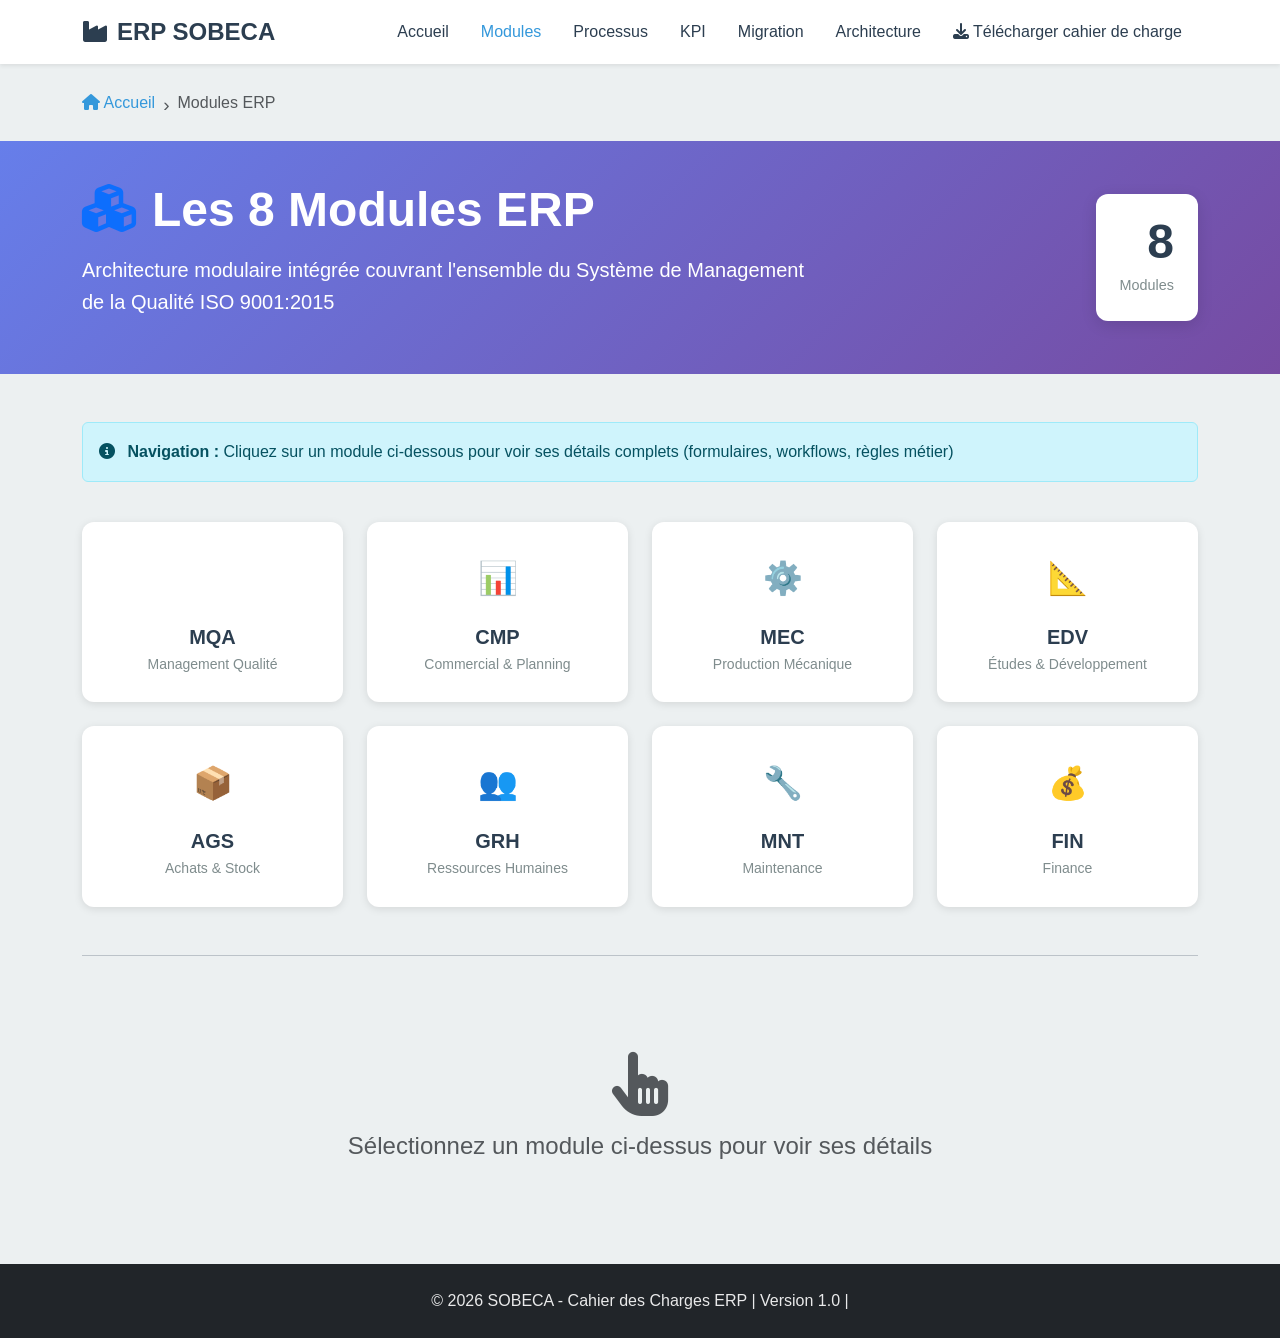
<file: modules.html>
<!DOCTYPE html>
<html lang="fr">
<head>
    <meta charset="UTF-8">
    <meta name="viewport" content="width=device-width, initial-scale=1.0">
    <title>Modules ERP SOBECA</title>
    
    <!-- Bootstrap 5 CSS -->
    <link href="https://cdn.jsdelivr.net/npm/bootstrap@5.3.0/dist/css/bootstrap.min.css" rel="stylesheet">
    
    <!-- Font Awesome -->
    <link rel="stylesheet" href="https://cdnjs.cloudflare.com/ajax/libs/font-awesome/6.4.0/css/all.min.css">
    
    <!-- Custom CSS -->
    <link rel="stylesheet" href="style.css">
</head>
<body>
    
    <!-- Navigation -->
    <nav class="navbar navbar-expand-lg navbar-light bg-white fixed-top shadow-sm">
        <div class="container">
            <a class="navbar-brand" href="index.html">
                <i class="fas fa-industry me-2"></i><strong>ERP SOBECA</strong>
            </a>
            <button class="navbar-toggler" type="button" data-bs-toggle="collapse" data-bs-target="#navbarNav">
                <span class="navbar-toggler-icon"></span>
            </button>
            <div class="collapse navbar-collapse" id="navbarNav">
                <ul class="navbar-nav ms-auto">
                    <li class="nav-item"><a class="nav-link" href="index.html">Accueil</a></li>
                    <li class="nav-item"><a class="nav-link active" href="modules.html">Modules</a></li>
                    <li class="nav-item"><a class="nav-link" href="processus.html">Processus</a></li>
                    <li class="nav-item"><a class="nav-link" href="kpi.html">KPI</a></li>
                    <li class="nav-item"><a class="nav-link" href="migration.html">Migration</a></li>
                    <li class="nav-item"><a class="nav-link" href="architecture.html">Architecture</a></li>
                    <li class="nav-item"><a class="nav-link" href="cahier-de-charge-word.zip"><i class="fas fa-download me-1"></i>Télécharger cahier de charge</a></li>
                </ul>
            </div>
        </div>
    </nav>

    <!-- Breadcrumb -->
    <section class="breadcrumb-section">
        <div class="container">
            <nav aria-label="breadcrumb">
                <ol class="breadcrumb">
                    <li class="breadcrumb-item"><a href="index.html"><i class="fas fa-home"></i> Accueil</a></li>
                    <li class="breadcrumb-item active">Modules ERP</li>
                </ol>
            </nav>
        </div>
    </section>

    <!-- Page Header -->
    <section class="page-header">
        <div class="container">
            <div class="row align-items-center">
                <div class="col-lg-8">
                    <h1 class="display-5 fw-bold mb-3">
                        <i class="fas fa-cubes text-primary me-3"></i>Les 8 Modules ERP
                    </h1>
                    <p class="lead">Architecture modulaire intégrée couvrant l'ensemble du Système de Management de la Qualité ISO 9001:2015</p>
                </div>
                <div class="col-lg-4 text-end">
                    <div class="stats-badge">
                        <span class="stats-badge-number">8</span>
                        <span class="stats-badge-label">Modules</span>
                    </div>
                </div>
            </div>
        </div>
    </section>

    <!-- Modules Content -->
    <section class="py-5">
        <div class="container">
            
            <!-- Module Selector -->
            <div class="row mb-4">
                <div class="col-12">
                    <div class="alert alert-info">
                        <i class="fas fa-info-circle me-2"></i>
                        <strong>Navigation :</strong> Cliquez sur un module ci-dessous pour voir ses détails complets (formulaires, workflows, règles métier)
                    </div>
                </div>
            </div>

            <!-- Modules Grid -->
            <div class="row g-4 mb-5">
                <div class="col-lg-3 col-md-4 col-sm-6">
                    <div class="module-selector-card" data-module="mqa">
                        <div class="module-selector-icon qualite">✓</div>
                        <h5>MQA</h5>
                        <p class="small">Management Qualité</p>
                    </div>
                </div>
                <div class="col-lg-3 col-md-4 col-sm-6">
                    <div class="module-selector-card" data-module="cmp">
                        <div class="module-selector-icon ventes">📊</div>
                        <h5>CMP</h5>
                        <p class="small">Commercial & Planning</p>
                    </div>
                </div>
                <div class="col-lg-3 col-md-4 col-sm-6">
                    <div class="module-selector-card" data-module="mec">
                        <div class="module-selector-icon production">⚙️</div>
                        <h5>MEC</h5>
                        <p class="small">Production Mécanique</p>
                    </div>
                </div>
                <div class="col-lg-3 col-md-4 col-sm-6">
                    <div class="module-selector-card" data-module="edv">
                        <div class="module-selector-icon etudes">📐</div>
                        <h5>EDV</h5>
                        <p class="small">Études & Développement</p>
                    </div>
                </div>
                <div class="col-lg-3 col-md-4 col-sm-6">
                    <div class="module-selector-card" data-module="ags">
                        <div class="module-selector-icon achats">📦</div>
                        <h5>AGS</h5>
                        <p class="small">Achats & Stock</p>
                    </div>
                </div>
                <div class="col-lg-3 col-md-4 col-sm-6">
                    <div class="module-selector-card" data-module="grh">
                        <div class="module-selector-icon rh">👥</div>
                        <h5>GRH</h5>
                        <p class="small">Ressources Humaines</p>
                    </div>
                </div>
                <div class="col-lg-3 col-md-4 col-sm-6">
                    <div class="module-selector-card" data-module="mnt">
                        <div class="module-selector-icon maintenance">🔧</div>
                        <h5>MNT</h5>
                        <p class="small">Maintenance</p>
                    </div>
                </div>
                <div class="col-lg-3 col-md-4 col-sm-6">
                    <div class="module-selector-card" data-module="fin">
                        <div class="module-selector-icon finance">💰</div>
                        <h5>FIN</h5>
                        <p class="small">Finance</p>
                    </div>
                </div>
            </div>

            <hr class="my-5">

            <!-- Module Details Sections -->
            
            <!-- MQA Module -->
            <div id="module-mqa" class="module-detail-section" style="display: none;">
                <div class="module-header qualite">
                    <div class="row align-items-center">
                        <div class="col-lg-8">
                            <h2><i class="fas fa-check-circle me-3"></i>Management Qualité et Amélioration (MQA)</h2>
                            <p class="lead mb-0">Module transversal — surveille et pilote tous les autres modules</p>
                        </div>
                        <div class="col-lg-4 text-end">
                            <span class="badge bg-primary fs-6">Module Transversal</span>
                        </div>
                    </div>
                </div>

                <div class="row g-4 mt-3">
                    <div class="col-lg-6">
                        <div class="card h-100">
                            <div class="card-header bg-primary text-white">
                                <h5 class="mb-0"><i class="fas fa-bullseye me-2"></i>Périmètre</h5>
                            </div>
                            <div class="card-body">
                                <ul class="list-group list-group-flush">
                                    <li class="list-group-item"><i class="fas fa-check text-success me-2"></i>Gestion des non-conformités (toutes origines)</li>
                                    <li class="list-group-item"><i class="fas fa-check text-success me-2"></i>Fiches d'Action d'Amélioration (FAA) et rapports 8D</li>
                                    <li class="list-group-item"><i class="fas fa-check text-success me-2"></i>Planification et réalisation des audits internes</li>
                                    <li class="list-group-item"><i class="fas fa-check text-success me-2"></i>Revue de direction annuelle</li>
                                    <li class="list-group-item"><i class="fas fa-check text-success me-2"></i>Analyse des risques AMDEC par processus</li>
                                    <li class="list-group-item"><i class="fas fa-check text-success me-2"></i>Gestion documentaire du SMQ (liste, diffusion, maîtrise)</li>
                                    <li class="list-group-item"><i class="fas fa-check text-success me-2"></i>Tableau de bord KPIs (tous processus)</li>
                                </ul>
                            </div>
                        </div>
                    </div>

                    <div class="col-lg-6">
                        <div class="card h-100">
                            <div class="card-header bg-info text-white">
                                <h5 class="mb-0"><i class="fas fa-users me-2"></i>Rôles & Responsables</h5>
                            </div>
                            <div class="card-body">
                                <p><strong>Pilote :</strong> Hamdi GHEDIR (RMQ)</p>
                                <p><strong>Référence :</strong> PCS-MQA</p>
                                <p><strong>Acronymes clés :</strong></p>
                                <div class="d-flex flex-wrap gap-2">
                                    <span class="badge bg-secondary">FAA - Fiche Action Amélioration</span>
                                    <span class="badge bg-secondary">8D - Rapport 8 Disciplines</span>
                                    <span class="badge bg-secondary">AMDEC - Analyse Risques</span>
                                    <span class="badge bg-secondary">AI - Audit Interne</span>
                                    <span class="badge bg-secondary">RVD - Revue Direction</span>
                                    <span class="badge bg-secondary">PNC - Produit Non Conforme</span>
                                </div>
                            </div>
                        </div>
                    </div>

                    <div class="col-12">
                        <div class="card">
                            <div class="card-header bg-success text-white">
                                <h5 class="mb-0"><i class="fas fa-file-alt me-2"></i>Formulaires Principaux (19 formulaires — 8 présentés ici)</h5>
                            </div>
                            <div class="card-body">
                                <div class="table-responsive">
                                    <table class="table table-hover">
                                        <thead class="table-light">
                                            <tr>
                                                <th>Code</th>
                                                <th>Nom du Formulaire</th>
                                                <th>Type</th>
                                            </tr>
                                        </thead>
                                        <tbody>
                                            <tr><td><strong>FOR-MQA-01</strong></td><td>Liste des documents et leurs états de révision</td><td><span class="badge bg-info">Référentiel</span></td></tr>
                                            <tr><td><strong>FOR-MQA-02</strong></td><td>Tableaux de bord de suivi des objectifs (22 KPI actifs)</td><td><span class="badge bg-warning">KPI</span></td></tr>
                                            <tr><td><strong>FOR-MQA-03</strong></td><td>Plan d'action d'amélioration (fichier multi-feuilles)</td><td><span class="badge bg-success">Planning</span></td></tr>
                                            <tr><td><strong>FOR-MQA-08</strong></td><td>Fiche d'Action d'Amélioration (FAA)</td><td><span class="badge bg-danger">Action</span></td></tr>
                                            <tr><td><strong>FOR-MQA-12</strong></td><td>Rapport d'audit interne</td><td><span class="badge bg-primary">Audit</span></td></tr>
                                            <tr><td><strong>FOR-MQA-20/21</strong></td><td>Rapport 8D (8 Disciplines)</td><td><span class="badge bg-danger">8D</span></td></tr>
                                            <tr><td><strong>FOR-MQA-22</strong></td><td>Rapport de non-conformité</td><td><span class="badge bg-danger">NC</span></td></tr>
                                            <tr><td><strong>FOR-MQA-17/18</strong></td><td>AMDEC Processus</td><td><span class="badge bg-warning">Risques</span></td></tr>
                                        </tbody>
                                    </table>
                                </div>
                            </div>
                        </div>
                    </div>

                    <div class="col-12">
                        <div class="card">
                            <div class="card-header bg-warning">
                                <h5 class="mb-0"><i class="fas fa-sitemap me-2"></i>Workflow Principal</h5>
                            </div>
                            <div class="card-body">
                                <div class="workflow-horizontal">
                                    <div class="workflow-h-step">
                                        <div class="workflow-h-icon bg-danger">1</div>
                                        <h6>Détection NC</h6>
                                        <p class="small">Toute source (client, interne, audit, fournisseur)</p>
                                    </div>
                                    <div class="workflow-h-arrow">→</div>
                                    <div class="workflow-h-step">
                                        <div class="workflow-h-icon bg-warning">2</div>
                                        <h6>Analyse Cause</h6>
                                        <p class="small">5M, QQOQCP, Ishikawa</p>
                                    </div>
                                    <div class="workflow-h-arrow">→</div>
                                    <div class="workflow-h-step">
                                        <div class="workflow-h-icon bg-info">3</div>
                                        <h6>FAA ou 8D</h6>
                                        <p class="small">Action selon criticité</p>
                                    </div>
                                    <div class="workflow-h-arrow">→</div>
                                    <div class="workflow-h-step">
                                        <div class="workflow-h-icon bg-primary">4</div>
                                        <h6>Mise en œuvre</h6>
                                        <p class="small">Responsable + délai</p>
                                    </div>
                                    <div class="workflow-h-arrow">→</div>
                                    <div class="workflow-h-step">
                                        <div class="workflow-h-icon bg-success">5</div>
                                        <h6>Vérification</h6>
                                        <p class="small">Efficacité 0-4</p>
                                    </div>
                                </div>
                            </div>
                        </div>
                    </div>
                </div>
            </div>

            <!-- CMP Module -->
            <div id="module-cmp" class="module-detail-section" style="display: none;">
                <div class="module-header ventes">
                    <div class="row align-items-center">
                        <div class="col-lg-8">
                            <h2><i class="fas fa-chart-line me-3"></i>Commercial et Planification (CMP)</h2>
                            <p class="lead mb-0">Gestion des offres, commandes clients, planning et réclamations</p>
                        </div>
                        <div class="col-lg-4 text-end">
                            <span class="badge bg-danger fs-6">18 393 Commandes</span>
                        </div>
                    </div>
                </div>

                <div class="row g-4 mt-3">
                    <div class="col-lg-6">
                        <div class="card h-100">
                            <div class="card-header bg-danger text-white">
                                <h5 class="mb-0"><i class="fas fa-bullseye me-2"></i>Périmètre</h5>
                            </div>
                            <div class="card-body">
                                <ul class="list-group list-group-flush">
                                    <li class="list-group-item"><i class="fas fa-check text-success me-2"></i>Création et suivi des offres commerciales</li>
                                    <li class="list-group-item"><i class="fas fa-check text-success me-2"></i>Gestion des commandes clients</li>
                                    <li class="list-group-item"><i class="fas fa-check text-success me-2"></i>Planification hebdomadaire de la production</li>
                                    <li class="list-group-item"><i class="fas fa-check text-success me-2"></i>Suivi des réclamations clients</li>
                                    <li class="list-group-item"><i class="fas fa-check text-success me-2"></i>Tableau de bord satisfaction client</li>
                                </ul>
                            </div>
                        </div>
                    </div>

                    <div class="col-lg-6">
                        <div class="card h-100">
                            <div class="card-header bg-info text-white">
                                <h5 class="mb-0"><i class="fas fa-key me-2"></i>Informations Clés</h5>
                            </div>
                            <div class="card-body">
                                <p><strong>Numérotation Offres :</strong> D+AAAA+NNNN (préfixe D obligatoire)</p>
                                <p><strong>Numérotation Commandes :</strong> AAAANNNN (8 chiffres)</p>
                                <p><strong>3 KPI Commercial :</strong></p>
                                <ul>
                                    <li><strong>TRC</strong> - Taux Réclamations Clients (Mensuel)</li>
                                    <li><strong>TSC</strong> - Taux Satisfaction Client (Annuel)</li>
                                    <li><strong>TCO</strong> - Taux Conversion Offres (Trimestriel)</li>
                                </ul>
                            </div>
                        </div>
                    </div>

                    <div class="col-12">
                        <div class="card">
                            <div class="card-header bg-success text-white">
                                <h5 class="mb-0"><i class="fas fa-file-alt me-2"></i>Formulaires Principaux (12 formulaires)</h5>
                            </div>
                            <div class="card-body">
                                <div class="row">
                                    <div class="col-md-6">
                                        <h6 class="text-primary">Offres & Commandes</h6>
                                        <ul class="list-unstyled">
                                            <li><strong>FOR-CMP-01</strong> - Registre de suivi des commandes client</li>
                                            <li><strong>FOR-CMP-02</strong> - Registre des devis</li>
                                            <li><strong>FOR-CMP-03</strong> - Offre de prix</li>
                                            <li><strong>FOR-CMP-04</strong> - Bon de livraison</li>
                                        </ul>
                                    </div>
                                    <div class="col-md-6">
                                        <h6 class="text-danger">Réclamations & Satisfaction</h6>
                                        <ul class="list-unstyled">
                                            <li><strong>FOR-CMP-09</strong> - Fiche de réclamation client</li>
                                            <li><strong>FOR-CMP-12</strong> - Registre de suivi réclamations</li>
                                            <li><strong>FOR-CMP-07</strong> - Enquête satisfaction client</li>
                                            <li><strong>FOR-CMP-08</strong> - Rapport analyse satisfaction</li>
                                        </ul>
                                    </div>
                                </div>
                            </div>
                        </div>
                    </div>
                </div>
            </div>

            <!-- MEC Module -->
            <div id="module-mec" class="module-detail-section" style="display: none;">
                <div class="module-header production">
                    <div class="row align-items-center">
                        <div class="col-lg-8">
                            <h2><i class="fas fa-cogs me-3"></i>Production Mécanique (MEC)</h2>
                            <p class="lead mb-0">Ordres de fabrication, fiches suiveuses, contrôle et traçabilité</p>
                        </div>
                        <div class="col-lg-4 text-end">
                            <span class="badge bg-primary fs-6">NCD = OF (1:1)</span>
                        </div>
                    </div>
                </div>

                <div class="row g-4 mt-3">
                    <div class="col-lg-6">
                        <div class="card h-100">
                            <div class="card-header bg-primary text-white">
                                <h5 class="mb-0"><i class="fas fa-bullseye me-2"></i>Périmètre</h5>
                            </div>
                            <div class="card-body">
                                <ul class="list-group list-group-flush">
                                    <li class="list-group-item"><i class="fas fa-check text-success me-2"></i>Création et suivi des Ordres de Fabrication (OF)</li>
                                    <li class="list-group-item"><i class="fas fa-check text-success me-2"></i>Fiches suiveuses de production</li>
                                    <li class="list-group-item"><i class="fas fa-check text-success me-2"></i>Contrôle qualité en production</li>
                                    <li class="list-group-item"><i class="fas fa-check text-success me-2"></i>Suivi temps et machines par opération</li>
                                    <li class="list-group-item"><i class="fas fa-check text-success me-2"></i>Traçabilité complète lot → pièce</li>
                                </ul>
                            </div>
                        </div>
                    </div>

                    <div class="col-lg-6">
                        <div class="card h-100">
                            <div class="card-header bg-warning">
                                <h5 class="mb-0"><i class="fas fa-exclamation-triangle me-2"></i>Règle Métier Critique</h5>
                            </div>
                            <div class="card-body">
                                <div class="alert alert-warning">
                                    <strong>RG-MEC-01 🔴 BLOQUANT</strong><br>
                                    Relation <strong>NCD = OF stricte 1:1</strong><br>
                                    Un NCD (Numéro Commande Client) = un seul OF<br>
                                    Mais livraisons partielles possibles (2-3 BL par NCD)
                                </div>
                                <p><strong>4 KPI Production :</strong></p>
                                <ul>
                                    <li><strong>TNC</strong> - Taux Non-Conformité (Mensuel)</li>
                                    <li><strong>TRD</strong> - Taux Respect Délais (Mensuel)</li>
                                    <li><strong>EH</strong> - Efficacité Horaire (Mensuel)</li>
                                    <li><strong>TRS</strong> - Taux Rendement Synthétique (Trimestriel)</li>
                                </ul>
                            </div>
                        </div>
                    </div>

                    <div class="col-12">
                        <div class="card">
                            <div class="card-header bg-success text-white">
                                <h5 class="mb-0"><i class="fas fa-file-alt me-2"></i>Formulaires Principaux (6 formulaires)</h5>
                            </div>
                            <div class="card-body">
                                <div class="row">
                                    <div class="col-md-6">
                                        <h6 class="text-primary">Production</h6>
                                        <ul class="list-unstyled">
                                            <li><strong>FOR-MEC-01</strong> - Fiche de Suivi Mécanique (Unique) — Rév. 7</li>
                                            <li><strong>FOR-MEC-03</strong> - État des Encours — Rév. 3</li>
                                            <li><strong>FOR-MEC-08</strong> - Registre de Suivi de Pièces NC — Rév. 1</li>
                                        </ul>
                                    </div>
                                    <div class="col-md-6">
                                        <h6 class="text-warning">Contrôle</h6>
                                        <ul class="list-unstyled">
                                            <li><strong>FOR-MEC-04</strong> - Fiche de Contrôle Mécanique — Rév. 6</li>
                                            <li><strong>FOR-MEC-10</strong> - Fiche d'Auto-Contrôle — Rév. 1</li>
                                            <li><strong>FOR-MEC-05</strong> - Rapport des Pièces Non Conformes — Rév. 8</li>
                                        </ul>
                                    </div>
                                </div>
                            </div>
                        </div>
                    </div>
                </div>
            </div>

            <!-- EDV Module -->
            <div id="module-edv" class="module-detail-section" style="display: none;">
                <div class="module-header etudes">
                    <div class="row align-items-center">
                        <div class="col-lg-8">
                            <h2><i class="fas fa-drafting-compass me-3"></i>Études et Développement (EDV)</h2>
                            <p class="lead mb-0">Faisabilité, plans et modèles, nomenclatures, prix de revient et contrôle final</p>
                        </div>
                        <div class="col-lg-4 text-end">
                            <span class="badge bg-white text-dark fs-6">3 Procédures · 6 Formulaires · 3 KPI</span>
                        </div>
                    </div>
                </div>

                <div class="row g-4 mt-3">
                    <div class="col-lg-6">
                        <div class="card h-100">
                            <div class="card-header bg-primary text-white">
                                <h5 class="mb-0"><i class="fas fa-bullseye me-2"></i>Périmètre</h5>
                            </div>
                            <div class="card-body">
                                <ul class="list-group list-group-flush">
                                    <li class="list-group-item"><i class="fas fa-check text-success me-2"></i>Étude de faisabilité technique et revue de faisabilité</li>
                                    <li class="list-group-item"><i class="fas fa-check text-success me-2"></i>Création des plans, modèles et données techniques</li>
                                    <li class="list-group-item"><i class="fas fa-check text-success me-2"></i>Nomenclatures (BOM) et gammes opératoires</li>
                                    <li class="list-group-item"><i class="fas fa-check text-success me-2"></i>Calcul du prix de revient et des études d'offres</li>
                                    <li class="list-group-item"><i class="fas fa-check text-success me-2"></i>Contrôle final du produit fini et archivage du dossier</li>
                                </ul>
                            </div>
                        </div>
                    </div>

                    <div class="col-lg-6">
                        <div class="card h-100">
                            <div class="card-header bg-info text-white">
                                <h5 class="mb-0"><i class="fas fa-file-alt me-2"></i>Procédures & Formulaires</h5>
                            </div>
                            <div class="card-body">
                                <h6 class="text-primary">Procédures</h6>
                                <ul class="list-unstyled small">
                                    <li><strong>PRD-EDV-01</strong> - Calcul prix de revient (Rév. 6 — 04/08/2025)</li>
                                    <li><strong>PRD-EDV-02</strong> - Étude technique (Rév. 6 — 04/10/2025)</li>
                                    <li><strong>PRD-EDV-03</strong> - Contrôle final (Rév. 6 — 04/08/2025)</li>
                                </ul>
                                <h6 class="text-primary mt-3">Formulaires</h6>
                                <ul class="list-unstyled small">
                                    <li><strong>FOR-EDV-01</strong> - Registre de suivi des études techniques</li>
                                    <li><strong>FOR-EDV-04</strong> - Plan Technique (données techniques)</li>
                                    <li><strong>FOR-EDV-06</strong> - Demande d'étude technique / Résultat de contrôle</li>
                                    <li><strong>FOR-EDV-08</strong> - Étude de l'Offre de Prix</li>
                                    <li><strong>FOR-EDV-09</strong> - Registre Suivi Offres de Prix (Rév. 6)</li>
                                    <li><strong>FOR-EDV-10</strong> - Checklist de Revue de Faisabilité</li>
                                </ul>
                            </div>
                        </div>
                    </div>

                    <div class="col-lg-6">
                        <div class="card h-100">
                            <div class="card-header bg-success text-white">
                                <h5 class="mb-0"><i class="fas fa-chart-line me-2"></i>3 KPI Études</h5>
                            </div>
                            <div class="card-body">
                                <ul>
                                    <li><strong>TRE</strong> - Taux de Réussite d'Étude (1er coup) — Trimestriel</li>
                                    <li><strong>TRDRET</strong> - Taux Respect Délais Études Techniques — Trimestriel</li>
                                    <li><strong>TRDREO</strong> - Taux Respect Délais Études Offre — Trimestriel</li>
                                </ul>
                            </div>
                        </div>
                    </div>

                    <div class="col-lg-6">
                        <div class="card h-100">
                            <div class="card-header bg-warning">
                                <h5 class="mb-0"><i class="fas fa-exclamation-triangle me-2"></i>Règles Métier Critiques</h5>
                            </div>
                            <div class="card-body">
                                <div class="alert alert-warning mb-2">
                                    <strong>RG-EDV-05 🔴 BLOQUANT</strong><br>
                                    La marge (<code>marge_pct</code>) est saisie par le <strong>Responsable Commercial uniquement</strong>, pas par l'EDV.
                                </div>
                                <div class="alert alert-warning mb-2">
                                    <strong>RG-EDV-09 🔴 BLOQUANT</strong><br>
                                    Une fiche technique pièce n'est utilisable en production que si elle est <strong>validée</strong> (signataire renseigné).
                                </div>
                                <div class="alert alert-secondary mb-0">
                                    <strong>RG-EDV-01</strong> : les versions archivées <em>PER</em> (FOR-EDV-01/06/09 PER) sont exclues de l'ERP.<br>
                                    <strong>RG-EDV-06</strong> : tout produit NC au contrôle final génère automatiquement un rapport de NC.
                                </div>
                            </div>
                        </div>
                    </div>

                    <div class="col-12">
                        <div class="card">
                            <div class="card-header bg-dark text-white">
                                <h5 class="mb-0"><i class="fas fa-question-circle me-2"></i>Points à faire valider</h5>
                            </div>
                            <div class="card-body">
                                <ul class="mb-0">
                                    <li>TopSolid PDM est <strong>vide (0 plan)</strong> : aucun plan EDV n'est migrable, la base démarre vide — confirmer la reprise manuelle des plans existants.</li>
                                </ul>
                            </div>
                        </div>
                    </div>
                </div>
            </div>

            <!-- AGS Module -->
            <div id="module-ags" class="module-detail-section" style="display: none;">
                <div class="module-header achats">
                    <div class="row align-items-center">
                        <div class="col-lg-8">
                            <h2><i class="fas fa-shopping-cart me-3"></i>Achats et Gestion des Stocks (AGS)</h2>
                            <p class="lead mb-0">Demandes d'achat, approvisionnement, réception, stocks multi-dépôts et évaluation fournisseurs</p>
                        </div>
                        <div class="col-lg-4 text-end">
                            <span class="badge bg-white text-dark fs-6">3 Procédures · 15 Formulaires · 2 KPI</span>
                        </div>
                    </div>
                </div>

                <div class="row g-4 mt-3">
                    <div class="col-lg-6">
                        <div class="card h-100">
                            <div class="card-header bg-primary text-white">
                                <h5 class="mb-0"><i class="fas fa-bullseye me-2"></i>Périmètre</h5>
                            </div>
                            <div class="card-body">
                                <ul class="list-group list-group-flush">
                                    <li class="list-group-item"><i class="fas fa-check text-success me-2"></i>Demandes d'achat, consultation et bons de commande</li>
                                    <li class="list-group-item"><i class="fas fa-check text-success me-2"></i>Réception et contrôle qualité des articles (100 %)</li>
                                    <li class="list-group-item"><i class="fas fa-check text-success me-2"></i>Gestion des stocks sur 4 dépôts : M1, M02, ML, DPF</li>
                                    <li class="list-group-item"><i class="fas fa-check text-success me-2"></i>Évaluation, agrément et suivi des fournisseurs</li>
                                    <li class="list-group-item"><i class="fas fa-check text-success me-2"></i>Réclamations fournisseurs et actions correctives</li>
                                </ul>
                            </div>
                        </div>
                    </div>

                    <div class="col-lg-6">
                        <div class="card h-100">
                            <div class="card-header bg-info text-white">
                                <h5 class="mb-0"><i class="fas fa-warehouse me-2"></i>Informations Clés</h5>
                            </div>
                            <div class="card-body">
                                <p><strong>Dépôts réels :</strong> M1, M02, ML, DPF — <span class="text-danger fw-bold">il n'existe pas de dépôt M3</span></p>
                                <p><strong>Seuil de consultation :</strong> toute commande estimée <strong>&gt; 2 000 DT</strong> impose une consultation de fournisseurs agréés (RG-AGS-01)</p>
                <p><strong>Réception :</strong> contrôle à <strong>100 %</strong> des articles (nuance, spécification, quantité, aspect visuel, dureté si requis)</p>
                                <p><strong>2 KPI Achas :</strong></p>
                                <ul>
                                    <li><strong>TCC</strong> - Taux de Non-Conformité produits fournisseur (Trimestriel)</li>
                                    <li><strong>TAF</strong> - Taux d'Agrégation Fournisseurs (Semestriel)</li>
                                </ul>
                            </div>
                        </div>
                    </div>

                    <div class="col-12">
                        <div class="card">
                            <div class="card-header bg-success text-white">
                                <h5 class="mb-0"><i class="fas fa-file-alt me-2"></i>Formulaires Principaux (15 formulaires)</h5>
                            </div>
                            <div class="card-body">
                                <div class="row">
                                    <div class="col-md-6">
                                        <h6 class="text-primary">Achats & Approvisionnement</h6>
                                        <ul class="list-unstyled">
                                            <li><strong>FOR-AGS-01</strong> - Demande d'Achat (Rév. 4)</li>
                                            <li><strong>FOR-AGS-02</strong> - Registre de suivi des DA (Rév. 3)</li>
                                            <li><strong>FOR-AGS-05</strong> - Bon de Commande (Rév. 4)</li>
                                            <li><strong>FOR-AGS-14</strong> - Registre suivi Bons de Commande (Rév. 3)</li>
                                            <li><strong>FOR-AGS-21</strong> - Demande d'Offre de Prix (Rév. 1)</li>
                                            <li><strong>FOR-AGS-22</strong> - Registre Demande d'Offre de Prix (Rév. 2)</li>
                                        </ul>
                                    </div>
                                    <div class="col-md-6">
                                        <h6 class="text-warning">Stocks & Fournisseurs</h6>
                                        <ul class="list-unstyled">
                                            <li><strong>FOR-AGS-07</strong> - Bon de Réception (Rév. 4)</li>
                                            <li><strong>FOR-AGS-04</strong> - Bon de Sortie Magasin (Rév. 2)</li>
                                            <li><strong>FOR-AGS-08</strong> - Tableau d'Identification Matière (Rév. 4)</li>
                                            <li><strong>FOR-AGS-09</strong> - Registre Évaluation Fournisseurs (Rév. 4)</li>
                                            <li><strong>FOR-AGS-12</strong> - Fiche Évaluation et Sélection Fournisseur (Rév. 3)</li>
                                            <li><strong>FOR-AGS-16 / 20</strong> - Réclamation fournisseur (2 feuilles d'un même fichier)</li>
                                        </ul>
                                    </div>
                                </div>
                            </div>
                        </div>
                    </div>

                    <div class="col-lg-6">
                        <div class="card h-100">
                            <div class="card-header bg-warning">
                                <h5 class="mb-0"><i class="fas fa-exclamation-triangle me-2"></i>Règles Métier Critiques</h5>
                            </div>
                            <div class="card-body">
                                <div class="alert alert-warning mb-2">
                                    <strong>RG-AGS-02 / 03 / 09 🔴 BLOQUANT</strong><br>
                                    Seuls les fournisseurs <strong>agréés</strong> peuvent recevoir une commande ; une DA doit être <strong>approuvée</strong> avant la commande ; la liste des fournisseurs agréés doit être <strong>validée par la DG</strong>.
                                </div>
                                <div class="alert alert-warning mb-2">
                                    <strong>RG-AGS-05 / 17</strong><br>
                                    Un article non conforme à la réception est <strong>isolé et étiqueté</strong>, et génère automatiquement une réclamation fournisseur <em>et</em> une non-conformité (origine : contrôle réception).
                                </div>
                                <div class="alert alert-secondary mb-0">
                                    <strong>RG-AGS-08</strong> : évaluation fournisseur <strong>semestrielle</strong> obligatoire pour tous les fournisseurs actifs.<br>
                                    <strong>RG-AGS-07</strong> : seuils d'agrément — &gt; 10 agréé, entre 5 et 10 non agréé, ≤ 5 éliminé.
                                </div>
                            </div>
                        </div>
                    </div>

                    <div class="col-lg-6">
                        <div class="card h-100">
                            <div class="card-header bg-dark text-white">
                                <h5 class="mb-0"><i class="fas fa-question-circle me-2"></i>Points à faire valider</h5>
                            </div>
                            <div class="card-body">
                                <ul class="mb-0">
                                    <li><strong>Dépôt M3 contradictoire</strong> : la règle RG-AGS-12 impose de stocker « huiles et lubrifiants uniquement en M3 », alors que M3 n'existe pas dans les dépôts réels (M1, M02, ML, DPF). Règle à corriger ou dépôt à créer.</li>
                                    <li><strong>Barème de notation fournisseur contradictoire</strong> : la base de production utilise des valeurs 1 à 4 (barème 0-4, max 20), mais RG-AGS-06 mentionne un max de 15 et évoque un « barème 0-3 ». Arbitrage requis.</li>
                                    <li><strong>Notation fournisseur</strong> : RG-AGS-13 évoque un score « EVA Qualité » + « EVA Délai », mais la base ne contient qu'une seule colonne <code>eva</code> (pas de <code>eva_qualité</code>).</li>
                                    <li><strong>Code KPI</strong> : « TCC » dans le registre officiel ERP-08 contre « TNCC » dans la fiche processus AGS — à harmoniser.</li>
                                </ul>
                            </div>
                        </div>
                    </div>
                </div>
            </div>

            <!-- GRH Module -->
            <div id="module-grh" class="module-detail-section" style="display: none;">
                <div class="module-header rh">
                    <div class="row align-items-center">
                        <div class="col-lg-8">
                            <h2><i class="fas fa-users me-3"></i>Gestion des Ressources Humaines (GRH)</h2>
                            <p class="lead mb-0">Recrutement, intégration, compétences, formation, présence et absentéisme</p>
                        </div>
                        <div class="col-lg-4 text-end">
                            <span class="badge bg-white text-dark fs-6">2 Procédures · 19 Formulaires · 3 KPI</span>
                        </div>
                    </div>
                </div>

                <div class="row g-4 mt-3">
                    <div class="col-lg-6">
                        <div class="card h-100">
                            <div class="card-header bg-primary text-white">
                                <h5 class="mb-0"><i class="fas fa-bullseye me-2"></i>Périmètre</h5>
                            </div>
                            <div class="card-body">
                                <ul class="list-group list-group-flush">
                                    <li class="list-group-item"><i class="fas fa-check text-success me-2"></i>Recrutement : expression du besoin, entretien, intégration</li>
                                    <li class="list-group-item"><i class="fas fa-check text-success me-2"></i>Gestion du personnel : identification, fiches de poste, organigramme</li>
                                    <li class="list-group-item"><i class="fas fa-check text-success me-2"></i>Matrice de compétences et suivi de la polyvalence</li>
                                    <li class="list-group-item"><i class="fas fa-check text-success me-2"></i>Plan de formation et évaluation de son efficacité</li>
                                    <li class="list-group-item"><i class="fas fa-check text-success me-2"></i>Présence, absences, congés et enquête de sortie</li>
                                </ul>
                            </div>
                        </div>
                    </div>

                    <div class="col-lg-6">
                        <div class="card h-100">
                            <div class="card-header bg-info text-white">
                                <h5 class="mb-0"><i class="fas fa-database me-2"></i>Origine des Données</h5>
                            </div>
                            <div class="card-body">
                                <div class="alert alert-warning">
                                    <strong>Module créé de zéro</strong><br>
                                    Les 5 tables GRH de la base de production sont <strong>vides</strong> : rien n'est migrable.
                                    L'effectif sera importé au go-live via <strong>FOR-GRH-05</strong> (Tableau d'identification du personnel).
                                </div>
                                <h6 class="text-primary">3 KPI GRH</h6>
                                <ul>
                                    <li><strong>TC</strong> - Taux de Compétence (Annuel)</li>
                                    <li><strong>TCPF</strong> - Taux Couverture Plan de Formation (Annuel)</li>
                                    <li><strong>TA</strong> - Taux d'Absentéisme (Mensuel)</li>
                                </ul>
                            </div>
                        </div>
                    </div>

                    <div class="col-12">
                        <div class="card">
                            <div class="card-header bg-success text-white">
                                <h5 class="mb-0"><i class="fas fa-file-alt me-2"></i>Formulaires (19 formulaires — principaux)</h5>
                            </div>
                            <div class="card-body">
                                <div class="row">
                                    <div class="col-md-6">
                                        <h6 class="text-primary">Recrutement & Intégration</h6>
                                        <ul class="list-unstyled">
                                            <li><strong>FOR-GRH-01</strong> - Demande de besoin de recrutement</li>
                                            <li><strong>FOR-GRH-02</strong> - Tableau enregistrement demandes recrutement</li>
                                            <li><strong>FOR-GRH-15</strong> - Fiche d'entretien d'embauche</li>
                                            <li><strong>FOR-GRH-16</strong> - Plan d'intégration</li>
                                        </ul>
                                    </div>
                                    <div class="col-md-6">
                                        <h6 class="text-warning">Compétences & Formation</h6>
                                        <ul class="list-unstyled">
                                            <li><strong>FOR-GRH-03</strong> - Matrice de compétences</li>
                                            <li><strong>FOR-GRH-06</strong> - Identification des besoins en formation</li>
                                            <li><strong>FOR-GRH-08</strong> - Plan de formation</li>
                                            <li><strong>FOR-GRH-12 / 13</strong> - Évaluation formation à chaud (J0) et à froid (J+30)</li>
                                        </ul>
                                    </div>
                                    <div class="col-md-6 mt-3">
                                        <h6 class="text-primary">Effectifs & Postes</h6>
                                        <ul class="list-unstyled">
                                            <li><strong>FOR-GRH-04</strong> - Fiche de renseignements</li>
                                            <li><strong>FOR-GRH-05</strong> - Tableau identification du personnel</li>
                                            <li><strong>FOR-GRH-07</strong> - Fiche de poste</li>
                                        </ul>
                                    </div>
                                    <div class="col-md-6 mt-3">
                                        <h6 class="text-warning">Suivi & Évaluations</h6>
                                        <ul class="list-unstyled">
                                            <li><strong>FOR-GRH-10 / 11</strong> - Convocation et feuille de présence</li>
                                            <li><strong>FOR-GRH-14</strong> - Évaluation organisme de formation</li>
                                            <li><strong>FOR-GRH-18</strong> - Fiche d'évaluation préliminaire</li>
                                            <li><strong>FOR-GRH-19</strong> - Enquête de sortie des employés</li>
                                        </ul>
                                    </div>
                                </div>
                            </div>
                        </div>
                    </div>

                    <div class="col-lg-6">
                        <div class="card h-100">
                            <div class="card-header bg-warning">
                                <h5 class="mb-0"><i class="fas fa-exclamation-triangle me-2"></i>Règles Métier Critiques</h5>
                            </div>
                            <div class="card-body">
                                <div class="alert alert-warning mb-2">
                                    <strong>RG-GRH-03 🔴 BLOQUANT</strong><br>
                                    La sensibilisation qualité (FOR-MQA-16) est <strong>obligatoire pour tout nouvel employé avant sa prise de poste</strong>.
                                </div>
                                <div class="alert alert-secondary mb-0">
                                    <strong>RG-GRH-01</strong> : le plan de formation est basé sur la matrice de compétences de l'année N-1.<br>
                                    <strong>RG-GRH-02</strong> : toute formation externe déclenche une évaluation à chaud (J0) et à froid (J+30).<br>
                                    <strong>RG-GRH-07</strong> : questionnaire de sortie obligatoire pour tout employé quittant l'entreprise.<br>
                                    <strong>RG-GRH-09</strong> : le taux horaire du poste alimente le calcul du coût main-d'œuvre en production.
                                </div>
                            </div>
                        </div>
                    </div>

                    <div class="col-lg-6">
                        <div class="card h-100">
                            <div class="card-header bg-dark text-white">
                                <h5 class="mb-0"><i class="fas fa-question-circle me-2"></i>Points à faire valider</h5>
                            </div>
                            <div class="card-body">
                                <ul class="mb-0">
                                    <li><strong>Effectif contradictoire</strong> : 25 personnes (majorité des documents) contre 47 personnes (registre FOR-GRH-05 et suivi de validation). Chiffre à arbitrer avant l'import.</li>
                                    <li><strong>Documents non validés</strong> : la fiche processus GRH et les procédures de recrutement et de formation restent au statut « à vérifier ».</li>
                                    <li><strong>Liste du personnel à jour</strong> : à fournir par la direction avant le go-live (voir suivi de validation, §8).</li>
                                </ul>
                            </div>
                        </div>
                    </div>
                </div>
            </div>

            <!-- MNT Module -->
            <div id="module-mnt" class="module-detail-section" style="display: none;">
                <div class="module-header maintenance">
                    <div class="row align-items-center">
                        <div class="col-lg-8">
                            <h2><i class="fas fa-wrench me-3"></i>Maintenance (MNT)</h2>
                            <p class="lead mb-0">Parc machine, préventif, curatif, étalonnage des instruments et coûts d'arrêt</p>
                        </div>
                        <div class="col-lg-4 text-end">
                            <span class="badge bg-white text-dark fs-6">3 Procédures · 16 Formulaires · 3 KPI</span>
                        </div>
                    </div>
                </div>

                <div class="row g-4 mt-3">
                    <div class="col-lg-6">
                        <div class="card h-100">
                            <div class="card-header bg-primary text-white">
                                <h5 class="mb-0"><i class="fas fa-bullseye me-2"></i>Périmètre</h5>
                            </div>
                            <div class="card-body">
                                <ul class="list-group list-group-flush">
                                    <li class="list-group-item"><i class="fas fa-check text-success me-2"></i>Gestion du parc machine et des instruments de mesure</li>
                                    <li class="list-group-item"><i class="fas fa-check text-success me-2"></i>Maintenance préventive : planning annuel et réalisation</li>
                                    <li class="list-group-item"><i class="fas fa-check text-success me-2"></i>Maintenance curative : demande, diagnostic, réparation</li>
                                    <li class="list-group-item"><i class="fas fa-check text-success me-2"></i>Étalonnage et conformité métrologique</li>
                                    <li class="list-group-item"><i class="fas fa-check text-success me-2"></i>Suivi des heures d'arrêt et des coûts</li>
                                </ul>
                            </div>
                        </div>
                    </div>

                    <div class="col-lg-6">
                        <div class="card h-100">
                            <div class="card-header bg-info text-white">
                                <h5 class="mb-0"><i class="fas fa-database me-2"></i>Origine des Données</h5>
                            </div>
                            <div class="card-body">
                                <div class="alert alert-warning">
                                    <strong>Module créé de zéro</strong><br>
                                    La table <code>gmao</code> de la base de production appartient à <strong>CONSOMED</strong>, pas à SOBECA :
                                    aucune donnée n'est migrable.
                                </div>
                                <p>Au go-live :</p>
                                <ul>
                                    <li>Parc machine initialisé par import de <strong>FOR-MNT-23</strong></li>
                                    <li>Inventaire des instruments importé de <strong>FOR-MNT-24</strong></li>
                                    <li>Le planning préventif démarre <strong>vide</strong>, créé par le R.MNT</li>
                                </ul>
                            </div>
                        </div>
                    </div>

                    <div class="col-lg-6">
                        <div class="card h-100">
                            <div class="card-header bg-success text-white">
                                <h5 class="mb-0"><i class="fas fa-chart-line me-2"></i>3 KPI Maintenance</h5>
                            </div>
                            <div class="card-body">
                                <ul>
                                    <li><strong>TAM</strong> - Taux d'Arrêt Machine (Mensuel) — heures d'arrêt / heures de production</li>
                                    <li><strong>CAM</strong> - Coût d'Arrêt Machine (Mensuel) — somme des coûts en DT</li>
                                    <li><strong>TRP</strong> - Taux Réalisation du Plan de Préventive (Trimestriel)</li>
                                </ul>
                            </div>
                        </div>
                    </div>

                    <div class="col-lg-6">
                        <div class="card h-100">
                            <div class="card-header bg-warning">
                                <h5 class="mb-0"><i class="fas fa-exclamation-triangle me-2"></i>Règles Métier Critiques</h5>
                            </div>
                            <div class="card-body">
                                <div class="alert alert-warning mb-2">
                                    <strong>RG-MNT-03 / 05 🔴 BLOQUANT</strong><br>
                                    Tout instrument doit être étalonné <strong>au moins une fois par an</strong>, et un instrument marqué « hors service » (rouge) <strong>ne peut pas être utilisé en production</strong>.
                                </div>
                                <div class="alert alert-warning mb-2">
                                    <strong>RG-MNT-12 🔴 BLOQUANT</strong><br>
                                    Une machine en panne passe en état <strong>Non Fonctionnelle</strong> et son utilisation en production est bloquée.
                                </div>
                                <div class="alert alert-secondary mb-0">
                                    <strong>RG-MNT-06</strong> : alerte 30 jours avant la date du prochain étalonnage.<br>
                                    <strong>RG-MNT-14</strong> —tolérances (EMT) : PCD/PCV ≤ 0,2 mm · JP/PL/PLD/PLI/PLR ≤ 0,01 mm · instruments &gt; 5 m ≤ 0,5 mm · duromètre ≤ 1 HRC.
                                </div>
                            </div>
                        </div>
                    </div>

                    <div class="col-12">
                        <div class="card">
                            <div class="card-header bg-success text-white">
                                <h5 class="mb-0"><i class="fas fa-file-alt me-2"></i>Formulaires Principaux (16 formulaires)</h5>
                            </div>
                            <div class="card-body">
                                <div class="row">
                                    <div class="col-md-6">
                                        <h6 class="text-primary">Parc & Préventif</h6>
                                        <ul class="list-unstyled">
                                            <li><strong>FOR-MNT-23</strong> - Parc machine (Rév. 5)</li>
                                            <li><strong>FOR-MNT-18</strong> - Fiche technique machine (Rév. 03)</li>
                                            <li><strong>FOR-MNT-01</strong> - Planning de maintenance préventive annuel (Rév. 8)</li>
                                            <li><strong>FOR-MNT-25</strong> - Historique documenté interventions préventives</li>
                                        </ul>
                                    </div>
                                    <div class="col-md-6">
                                        <h6 class="text-warning">Curatif & Étalonnage</h6>
                                        <ul class="list-unstyled">
                                            <li><strong>FOR-MNT-03</strong> - Demande d'intervention (Rév. 7)</li>
                                            <li><strong>FOR-MNT-12</strong> - Fiche d'intervention (Rév. 05)</li>
                                            <li><strong>FOR-MNT-13</strong> - Registre fiches d'intervention (Rév. 05)</li>
                                            <li><strong>FOR-MNT-14</strong> - Fiche historique des machines (Rév. 7)</li>
                                            <li><strong>FOR-MNT-16</strong> - Rapport mensuel de maintenance (Rév. 05)</li>
                                            <li><strong>FOR-MNT-19 / 24</strong> - Étalonnage et liste des instruments</li>
                                        </ul>
                                    </div>
                                </div>
                            </div>
                        </div>
                    </div>
                </div>
            </div>

            <!-- FIN Module -->
            <div id="module-fin" class="module-detail-section" style="display: none;">
                <div class="module-header finance">
                    <div class="row align-items-center">
                        <div class="col-lg-8">
                            <h2><i class="fas fa-money-bill-wave me-3"></i>Finance (FIN)</h2>
                            <p class="lead mb-0">Facturation clients et fournisseurs, règlements, caisse et plan comptable</p>
                        </div>
                        <div class="col-lg-4 text-end">
                            <span class="badge bg-white text-dark fs-6">Module ERP — hors périmètre SMQ</span>
                        </div>
                    </div>
                </div>

                <div class="row g-4 mt-3">
                    <div class="col-lg-6">
                        <div class="card h-100">
                            <div class="card-header bg-primary text-white">
                                <h5 class="mb-0"><i class="fas fa-bullseye me-2"></i>Périmètre</h5>
                            </div>
                            <div class="card-body">
                                <ul class="list-group list-group-flush">
                                    <li class="list-group-item"><i class="fas fa-check text-success me-2"></i>Facturation des clients et suivi des règlements</li>
                                    <li class="list-group-item"><i class="fas fa-check text-success me-2"></i>Facturation des fournisseurs et saisie des règlements</li>
                                    <li class="list-group-item"><i class="fas fa-check text-success me-2"></i>Suivi des chèques, traites et échéances</li>
                                    <li class="list-group-item"><i class="fas fa-check text-success me-2"></i>Gestion de la caisse</li>
                                    <li class="list-group-item"><i class="fas fa-check text-success me-2"></i>Plan comptable et écritures</li>
                                </ul>
                            </div>
                        </div>
                    </div>

                    <div class="col-lg-6">
                        <div class="card h-100">
                            <div class="card-header bg-info text-white">
                                <h5 class="mb-0"><i class="fas fa-info-circle me-2"></i>Informations Clés</h5>
                            </div>
                            <div class="card-body">
                                <p><strong>Monnaie :</strong> Dinar Tunisien (DT), monnaie unique</p>
                                <p><strong>TVA :</strong> 19 %</p>
                                <p><strong>Émetteur des factures :</strong> SOBECA — Société Ben Cheikh Abdelhakim, Kairouan</p>
                                <div class="alert alert-info">
                                    Finance est le <strong>9ᵉ module de l'ERP</strong>. Il n'est rattaché à aucun des 7 processus SMQ et
                                    ne porte <strong>aucun KPI</strong> : les 22 KPI officiels se répartissent sur les 7 processus uniquement.
                                </div>
                            </div>
                        </div>
                    </div>

                    <div class="col-12">
                        <div class="card">
                            <div class="card-header bg-dark text-white">
                                <h5 class="mb-0"><i class="fas fa-question-circle me-2"></i>Points à faire valider</h5>
                            </div>
                            <div class="card-body">
                                <ul class="mb-0">
                                    <li><strong>Aucune règle métier Finance documentée</strong> : le référentiel de règles (<code>ERP-09</code>) ne contient aucune règle <code>RG-FIN</code>. Les circuits de validation de facture et de règlement doivent être précisés.</li>
                                    <li><strong>Cycle de facturation</strong> : la périodicité de la facturation clients (par commande, par livraison ou périodique) doit être confirmée.</li>
                                    <li><strong>Périmètre volontairement restreint</strong> : la comptabilité générale avancée reste hors périmètre — le site ne couvre que la facturation et les règlements.</li>
                                </ul>
                            </div>
                        </div>
                    </div>
                </div>
            </div>

            <div id="no-module-selected" class="text-center py-5">
                <i class="fas fa-hand-pointer fa-4x text-muted mb-3"></i>
                <h4 class="text-muted">Sélectionnez un module ci-dessus pour voir ses détails</h4>
            </div>

        </div>
    </section>

    <!-- Footer -->
    <footer class="bg-dark text-white py-4">
        <div class="container text-center">
            <p class="mb-0">&copy; 2026 SOBECA - Cahier des Charges ERP | Version 1.0 |</p>
        </div>
    </footer>

    <!-- Scroll to Top Button -->
    <button id="scrollTopBtn" title="Retour en haut">
        <i class="fas fa-arrow-up"></i>
    </button>

    <!-- Bootstrap 5 JS -->
    <script src="https://cdn.jsdelivr.net/npm/bootstrap@5.3.0/dist/js/bootstrap.bundle.min.js"></script>
    
    <!-- Custom JS -->
    <script src="script.js"></script>
    
    <!-- Module Selection Script -->
    <script>
        document.addEventListener('DOMContentLoaded', function() {
            const moduleCards = document.querySelectorAll('.module-selector-card');
            const moduleSections = document.querySelectorAll('.module-detail-section');
            const noSelection = document.getElementById('no-module-selected');
            
            moduleCards.forEach(card => {
                card.addEventListener('click', function() {
                    const moduleId = this.dataset.module;
                    
                    // Remove active class from all cards
                    moduleCards.forEach(c => c.classList.remove('active'));
                    
                    // Add active class to clicked card
                    this.classList.add('active');
                    
                    // Hide all module sections and no-selection message
                    moduleSections.forEach(section => section.style.display = 'none');
                    noSelection.style.display = 'none';
                    
                    // Show selected module section
                    const selectedSection = document.getElementById('module-' + moduleId);
                    if (selectedSection) {
                        selectedSection.style.display = 'block';
                        
                        // Smooth scroll to section
                        selectedSection.scrollIntoView({ behavior: 'smooth', block: 'start' });
                    }
                });
            });
        });
    </script>
</body>
</html>
</file>
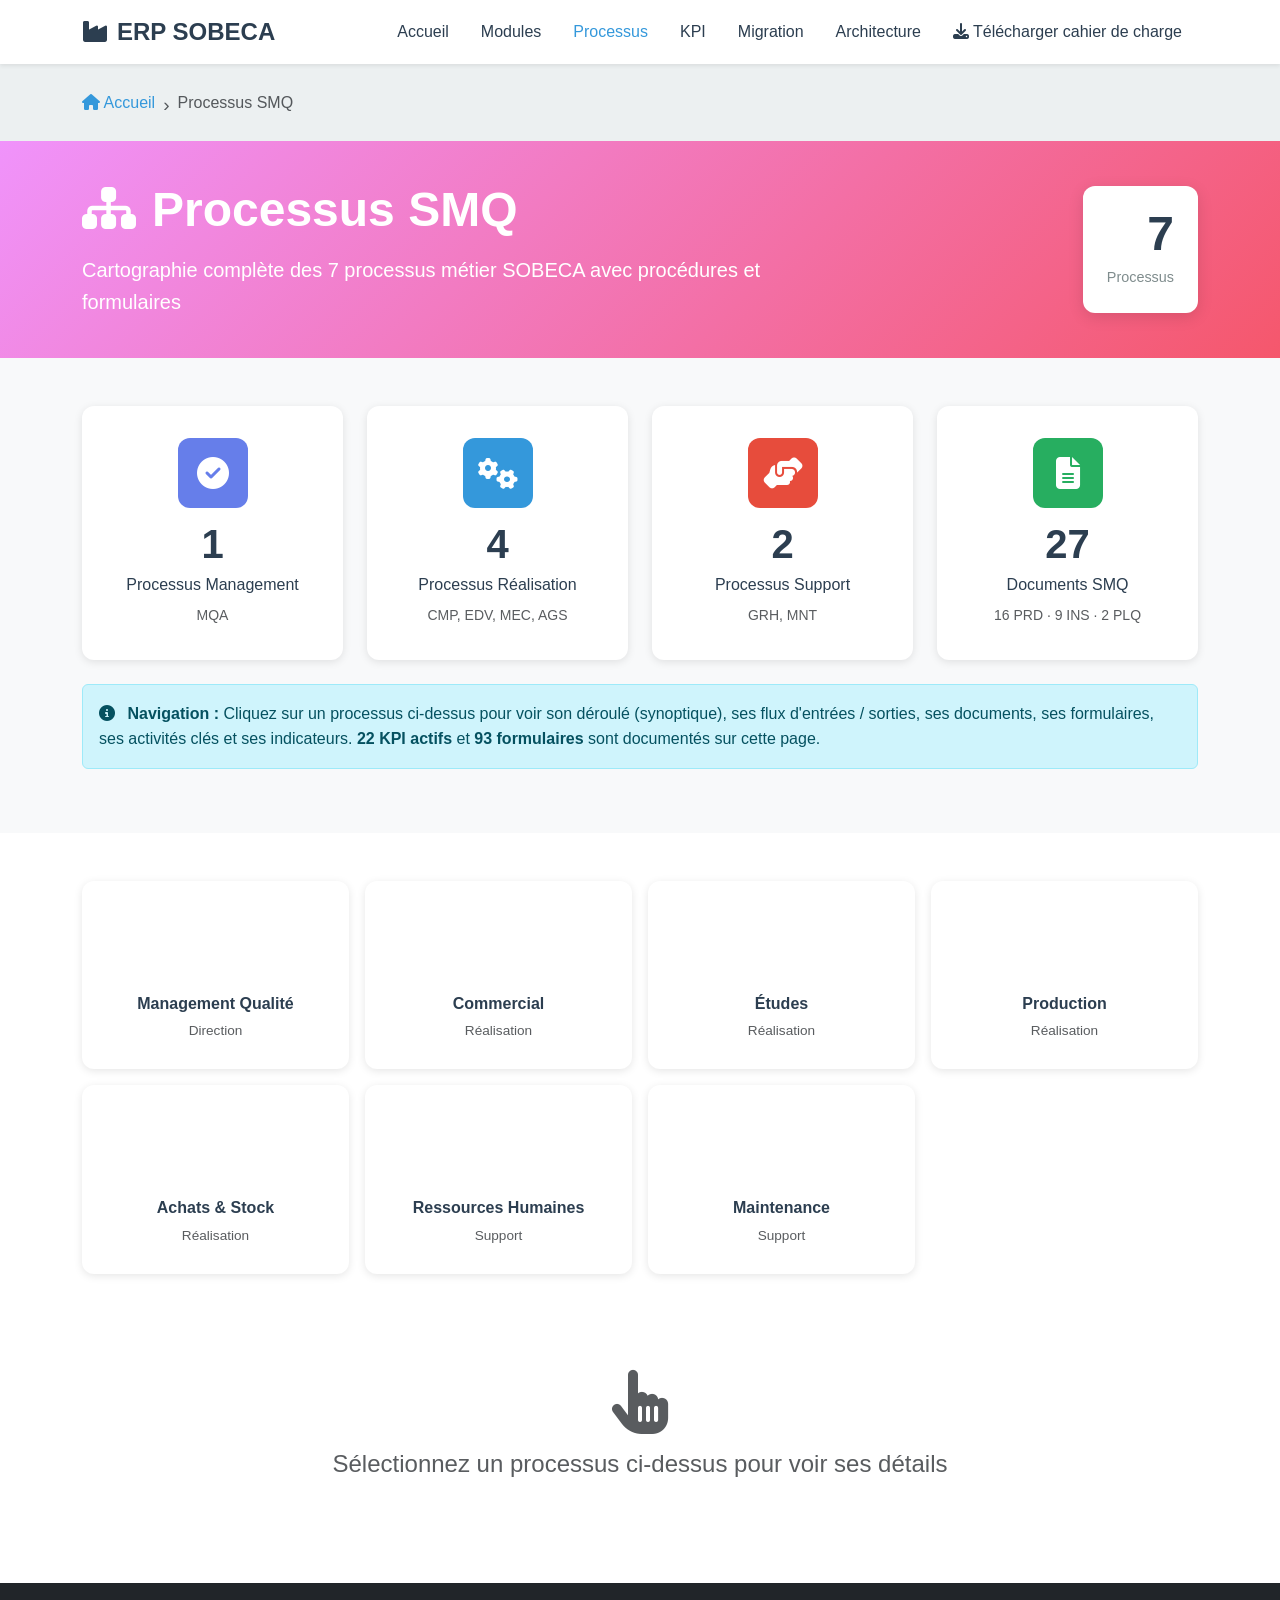
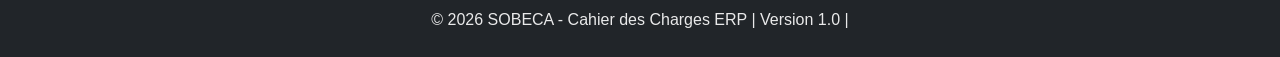
<file: processus.html>
<!DOCTYPE html>
<html lang="fr">

<head>
    <meta charset="UTF-8">
    <meta name="viewport" content="width=device-width, initial-scale=1.0">
    <title>Processus SMQ - ERP SOBECA</title>

    <!-- Bootstrap 5 CSS -->
    <link href="https://cdn.jsdelivr.net/npm/bootstrap@5.3.0/dist/css/bootstrap.min.css" rel="stylesheet">

    <!-- Font Awesome -->
    <link rel="stylesheet" href="https://cdnjs.cloudflare.com/ajax/libs/font-awesome/6.4.0/css/all.min.css">

    <!-- Custom CSS -->
    <link rel="stylesheet" href="style.css">
</head>

<body>

    <!-- Navigation -->
    <nav class="navbar navbar-expand-lg navbar-light bg-white fixed-top shadow-sm">
        <div class="container">
            <a class="navbar-brand" href="index.html">
                <i class="fas fa-industry me-2"></i><strong>ERP SOBECA</strong>
            </a>
            <button class="navbar-toggler" type="button" data-bs-toggle="collapse" data-bs-target="#navbarNav">
                <span class="navbar-toggler-icon"></span>
            </button>
            <div class="collapse navbar-collapse" id="navbarNav">
                <ul class="navbar-nav ms-auto">
                    <li class="nav-item"><a class="nav-link" href="index.html">Accueil</a></li>
                    <li class="nav-item"><a class="nav-link" href="modules.html">Modules</a></li>
                    <li class="nav-item"><a class="nav-link active" href="processus.html">Processus</a></li>
                    <li class="nav-item"><a class="nav-link" href="kpi.html">KPI</a></li>
                    <li class="nav-item"><a class="nav-link" href="migration.html">Migration</a></li>
                    <li class="nav-item"><a class="nav-link" href="architecture.html">Architecture</a></li>
                    <li class="nav-item"><a class="nav-link" href="cahier-de-charge-word.zip"><i class="fas fa-download me-1"></i>Télécharger cahier de charge</a></li>
                </ul>
            </div>
        </div>
    </nav>

    <!-- Breadcrumb -->
    <section class="breadcrumb-section">
        <div class="container">
            <nav aria-label="breadcrumb">
                <ol class="breadcrumb">
                    <li class="breadcrumb-item"><a href="index.html"><i class="fas fa-home"></i> Accueil</a></li>
                    <li class="breadcrumb-item active">Processus SMQ</li>
                </ol>
            </nav>
        </div>
    </section>

    <!-- Page Header -->
    <section class="page-header" style="background: linear-gradient(135deg, #f093fb 0%, #f5576c 100%);">
        <div class="container">
            <div class="row align-items-center">
                <div class="col-lg-8">
                    <h1 class="display-5 fw-bold mb-3">
                        <i class="fas fa-sitemap me-3"></i>Processus SMQ
                    </h1>
                    <p class="lead mb-0">Cartographie complète des 7 processus métier SOBECA avec procédures et
                        formulaires</p>
                </div>
                <div class="col-lg-4 text-end">
                    <div class="stats-badge">
                        <span class="stats-badge-number">7</span>
                        <span class="stats-badge-label">Processus</span>
                    </div>
                </div>
            </div>
        </div>
    </section>

    <!-- Vue d'ensemble -->
    <section class="py-5 bg-light">
        <div class="container">
            <div class="row g-4 mb-4">
                <div class="col-lg-3 col-md-6">
                    <div class="process-stat-card">
                        <div class="process-stat-icon" style="background: #667eea;">
                            <i class="fas fa-check-circle"></i>
                        </div>
                        <h3>1</h3>
                        <p>Processus Management</p>
                        <small class="text-muted">MQA</small>
                    </div>
                </div>
                <div class="col-lg-3 col-md-6">
                    <div class="process-stat-card">
                        <div class="process-stat-icon" style="background: #3498db;">
                            <i class="fas fa-cogs"></i>
                        </div>
                        <h3>4</h3>
                        <p>Processus Réalisation</p>
                        <small class="text-muted">CMP, EDV, MEC, AGS</small>
                    </div>
                </div>
                <div class="col-lg-3 col-md-6">
                    <div class="process-stat-card">
                        <div class="process-stat-icon" style="background: #e74c3c;">
                            <i class="fas fa-hands-helping"></i>
                        </div>
                        <h3>2</h3>
                        <p>Processus Support</p>
                        <small class="text-muted">GRH, MNT</small>
                    </div>
                </div>
                <div class="col-lg-3 col-md-6">
                    <div class="process-stat-card">
                        <div class="process-stat-icon" style="background: #27ae60;">
                            <i class="fas fa-file-alt"></i>
                        </div>
                        <h3 id="stat-documents">–</h3>
                        <p>Documents SMQ</p>
                        <small class="text-muted" id="stat-documents-detail">PRD / INS / PLQ</small>
                    </div>
                </div>
            </div>

            <div class="alert alert-info">
                <i class="fas fa-info-circle me-2"></i>
                <strong>Navigation :</strong> Cliquez sur un processus ci-dessus pour voir son déroulé
                (synoptique), ses flux d'entrées / sorties, ses documents, ses formulaires, ses activités clés
                et ses indicateurs.
                <span id="stat-kpi-detail"></span>
            </div>
        </div>
    </section>

    <!-- Processus Selector -->
    <section class="py-5">
        <div class="container">
            <div class="row g-3 mb-5">
                <div class="col-lg-3 col-md-4 col-sm-6">
                    <div class="process-selector-card" data-process="mqa">
                        <div class="process-selector-badge qualite">MQA</div>
                        <h6>Management Qualité</h6>
                        <small class="text-muted">Direction</small>
                    </div>
                </div>
                <div class="col-lg-3 col-md-4 col-sm-6">
                    <div class="process-selector-card" data-process="cmp">
                        <div class="process-selector-badge ventes">CMP</div>
                        <h6>Commercial</h6>
                        <small class="text-muted">Réalisation</small>
                    </div>
                </div>
                <div class="col-lg-3 col-md-4 col-sm-6">
                    <div class="process-selector-card" data-process="edv">
                        <div class="process-selector-badge etudes">EDV</div>
                        <h6>Études</h6>
                        <small class="text-muted">Réalisation</small>
                    </div>
                </div>
                <div class="col-lg-3 col-md-4 col-sm-6">
                    <div class="process-selector-card" data-process="mec">
                        <div class="process-selector-badge production">MEC</div>
                        <h6>Production</h6>
                        <small class="text-muted">Réalisation</small>
                    </div>
                </div>
                <div class="col-lg-3 col-md-4 col-sm-6">
                    <div class="process-selector-card" data-process="ags">
                        <div class="process-selector-badge achats">AGS</div>
                        <h6>Achats & Stock</h6>
                        <small class="text-muted">Réalisation</small>
                    </div>
                </div>
                <div class="col-lg-3 col-md-4 col-sm-6">
                    <div class="process-selector-card" data-process="grh">
                        <div class="process-selector-badge rh">GRH</div>
                        <h6>Ressources Humaines</h6>
                        <small class="text-muted">Support</small>
                    </div>
                </div>
                <div class="col-lg-3 col-md-4 col-sm-6">
                    <div class="process-selector-card" data-process="mnt">
                        <div class="process-selector-badge maintenance">MNT</div>
                        <h6>Maintenance</h6>
                        <small class="text-muted">Support</small>
                    </div>
                </div>
            </div>

            <!-- Process Details Sections -->

            <!-- MQA Process (generated dynamically) -->
            <div id="process-mqa" class="process-detail-section" style="display: none;">
                <!-- Content generated by JavaScript from processus-data.js -->
            </div>

            <!-- CMP Process (generated dynamically) -->
            <div id="process-cmp" class="process-detail-section" style="display: none;">
                <!-- Content generated by JavaScript from processus-data.js -->
            </div>

            <!-- EDV Process (generated dynamically) -->
            <div id="process-edv" class="process-detail-section" style="display: none;">
                <!-- Content generated by JavaScript from processus-data.js -->
            </div>

            <!-- MEC Process (generated dynamically) -->
            <div id="process-mec" class="process-detail-section" style="display: none;">
                <!-- Content generated by JavaScript from processus-data.js -->
            </div>

            <!-- AGS Process (generated dynamically) -->
            <div id="process-ags" class="process-detail-section" style="display: none;">
                <!-- Content generated by JavaScript from processus-data.js -->
            </div>

            <!-- GRH Process (generated dynamically) -->
            <div id="process-grh" class="process-detail-section" style="display: none;">
                <!-- Content generated by JavaScript from processus-data.js -->
            </div>

            <!-- MNT Process (generated dynamically) -->
            <div id="process-mnt" class="process-detail-section" style="display: none;">
                <!-- Content generated by JavaScript from processus-data.js -->
            </div>

            <div id="no-process-selected" class="text-center py-5">
                <i class="fas fa-hand-pointer fa-4x text-muted mb-3"></i>
                <h4 class="text-muted">Sélectionnez un processus ci-dessus pour voir ses détails</h4>
            </div>

        </div>
    </section>

    <!-- Footer -->
    <footer class="bg-dark text-white py-4">
        <div class="container text-center">
            <p class="mb-0">&copy; 2026 SOBECA - Cahier des Charges ERP | Version 1.0 |</p>
        </div>
    </footer>

    <!-- Scroll to Top Button -->
    <button id="scrollTopBtn" title="Retour en haut">
        <i class="fas fa-arrow-up"></i>
    </button>

    <!-- Bootstrap 5 JS -->
    <script src="https://cdn.jsdelivr.net/npm/bootstrap@5.3.0/dist/js/bootstrap.bundle.min.js"></script>

    <!-- Custom JS -->
    <script src="script.js"></script>

    <!-- Process Data -->
    <script src="processus-data.js"></script>

    <!-- Process Selection Script -->
    <script>
        const PROCESS_STYLE = {
            mqa: { color: 'qualite', icon: 'fas fa-check-circle' },
            cmp: { color: 'ventes', icon: 'fas fa-chart-line' },
            edv: { color: 'etudes', icon: 'fas fa-drafting-compass' },
            mec: { color: 'production', icon: 'fas fa-cogs' },
            ags: { color: 'achats', icon: 'fas fa-shopping-cart' },
            grh: { color: 'rh', icon: 'fas fa-users' },
            mnt: { color: 'maintenance', icon: 'fas fa-wrench' }
        };

        function escapeHtml(value) {
            if (value === undefined || value === null) return '';
            return String(value)
                .replace(/&/g, '&amp;')
                .replace(/</g, '&lt;')
                .replace(/>/g, '&gt;');
        }

        function listOrPlaceholder(items, emptyLabel) {
            const list = items || [];
            if (list.length === 0) {
                return `<p class="text-muted fst-italic mb-0">${emptyLabel}</p>`;
            }
            return `<ul class="mb-0">${list.map(item => `<li>${escapeHtml(item)}</li>`).join('')}</ul>`;
        }

        function sectionTitle(icon, text) {
            return `<h6 class="text-primary"><i class="${icon} me-2"></i>${text}</h6>`;
        }

        function flowTable(rows, keyLabel) {
            const list = rows || [];
            if (list.length === 0) {
                return `<div class="alert alert-light border mb-0"><i class="fas fa-circle-exclamation me-2 text-warning"></i>Flux ${keyLabel.toLowerCase()} non documenté dans la fiche processus.</div>`;
            }
            return `
                <div class="table-responsive">
                    <table class="table table-sm table-hover mb-0">
                        <thead class="table-light">
                            <tr>
                                <th style="width: 32%">${keyLabel}</th>
                                <th>Données / Informations</th>
                            </tr>
                        </thead>
                        <tbody>
                            ${list.map(row => `
                            <tr>
                                <td><strong>${escapeHtml(row[keyLabel === 'Entrées' ? 'origine' : 'destination'])}</strong></td>
                                <td>${escapeHtml(row.donnees)}</td>
                            </tr>
                            `).join('')}
                        </tbody>
                    </table>
                </div>`;
        }

        function documentsTable(data) {
            const groups = [
                { label: 'Procédure', rows: data.procedures, prefix: 'PRD' },
                { label: 'Instruction', rows: data.instructions || [], prefix: 'INS' },
                { label: 'Plan qualité', rows: data.documents || [], prefix: 'PLQ' }
            ].filter(group => group.rows.length > 0);

            if (groups.length === 0) {
                return '<p class="text-muted fst-italic mb-0">Aucun document SMQ référencé pour ce processus.</p>';
            }

            return groups.map(group => `
                <h6 class="text-secondary text-uppercase small fw-bold mt-3 mb-2">${group.label}${group.rows.length > 1 ? 's' : ''} (${group.rows.length})</h6>
                <div class="table-responsive">
                    <table class="table table-sm table-hover">
                        <thead class="table-light">
                            <tr>
                                <th style="width: 25%">Référence</th>
                                <th>Titre</th>
                            </tr>
                        </thead>
                        <tbody>
                            ${group.rows.map(doc => `
                            <tr>
                                <td><strong>${escapeHtml(doc.ref)}</strong></td>
                                <td>${escapeHtml(doc.titre)}</td>
                            </tr>
                            `).join('')}
                        </tbody>
                    </table>
                </div>
            `).join('');
        }

        function synoptiqueSteps(data) {
            const steps = data.synoptique || [];
            if (steps.length === 0) {
                return '<div class="alert alert-warning mb-0"><i class="fas fa-triangle-exclamation me-2"></i>Aucun synoptique (déroulé des étapes) dans la fiche processus : section à compléter auprès du RMQ.</div>';
            }
            return `
                <div class="timeline-vertical">
                    ${steps.map(step => `
                    <div class="timeline-v-item">
                        <div class="timeline-v-badge bg-primary text-center">
                            <small class="text-white-50 d-block">Étape</small>
                            <strong class="text-white">${escapeHtml(step.n)}</strong>
                        </div>
                        <div class="timeline-v-content">
                            ${step.phase ? `<div class="timeline-phase">${escapeHtml(step.phase)}</div>` : ''}
                            <h6>${escapeHtml(step.quoi)}</h6>
                            <p class="mb-1"><i class="fas fa-user-check me-1 text-muted"></i><strong>Qui :</strong> ${escapeHtml(step.qui)}</p>
                            ${step.comment ? `<p class="mb-1"><i class="fas fa-circle-info me-1 text-muted"></i>${escapeHtml(step.comment)}</p>` : ''}
                            ${step.ou ? `<p class="mb-1"><i class="fas fa-location-dot me-1 text-muted"></i><strong>Où :</strong> ${escapeHtml(step.ou)}</p>` : ''}
                            ${step.documents ? `<p class="mb-0"><i class="fas fa-file-lines me-1 text-muted"></i><strong>Documents :</strong> ${escapeHtml(step.documents)}</p>` : ''}
                        </div>
                    </div>
                    `).join('')}
                </div>`;
        }

        function generateProcessSection(code, data) {
            const existingSection = document.getElementById('process-' + code);
            if (!existingSection) return;

            const style = PROCESS_STYLE[code] || { color: 'qualite', icon: 'fas fa-cogs' };
            const kpis = data.kpis || [];
            const synoptique = data.synoptique || [];
            const entrees = data.entrees || [];
            const sorties = data.sorties || [];
            const documentCount = data.procedures.length + (data.instructions || []).length + (data.documents || []).length;
            const hasFlux = entrees.length > 0 || sorties.length > 0;

            const formulairesFormatted = data.formulaires.map(formStr => {
                const parts = formStr.split(' : ');
                return { ref: parts[0].trim(), titre: parts[1] ? parts[1].trim() : parts[0] };
            });

            const identityRows = [
                ['Code Processus', `<strong>${escapeHtml(data.code)}</strong>`],
                ['Type', escapeHtml(data.type)],
                ['Pilote', `<strong>${escapeHtml(data.pilote)}</strong>`],
                ['Révision', escapeHtml(data.revision || 'Non précisée')],
                ['Fréquence de revue', escapeHtml(data.frequenceRevue || 'Annuelle')],
                ['Documents SMQ', `<strong>${documentCount}</strong> (${data.procedures.length} PRD, ${(data.instructions || []).length} INS, ${(data.documents || []).length} PLQ)`],
                ['Formulaires', `<strong>${data.formulaires.length}</strong>`],
                ['Indicateurs actifs', `<strong>${kpis.length}</strong>`]
            ];

            const contextBlock = `
                <div class="card mb-4">
                    <div class="card-header bg-primary text-white">
                        <h5 class="mb-0"><i class="fas fa-compass me-2"></i>Contexte du processus</h5>
                    </div>
                    <div class="card-body">
                        <div class="row g-4">
                            <div class="col-lg-6">
                                ${sectionTitle('fas fa-crosshairs', 'Objet')}
                                <p>${escapeHtml(data.objet) || '<span class="text-muted fst-italic">Non documenté</span>'}</p>
                                <h6 class="text-secondary mt-3"><i class="fas fa-stream me-2"></i>Domaine / périmètre</h6>
                                <p class="mb-0">${escapeHtml(data.domaine) || '<span class="text-muted fst-italic">Non documenté</span>'}</p>
                            </div>
                            <div class="col-lg-6">
                                ${sectionTitle('fas fa-flag-checkered', 'Finalité')}
                                ${listOrPlaceholder(data.finalite, 'Finalité non documentée dans la fiche processus.')}
                            </div>
                            <div class="col-lg-6">
                                ${sectionTitle('fas fa-globe', 'Enjeux externes')}
                                ${listOrPlaceholder(data.enjeuxExternes, 'Enjeux externes non documentés dans la fiche processus.')}
                            </div>
                            <div class="col-lg-6">
                                ${sectionTitle('fas fa-cubes', 'Enjeux internes')}
                                ${listOrPlaceholder(data.enjeuxInternes, 'Enjeux internes non documentés dans la fiche processus.')}
                            </div>
                            <div class="col-12">
                                ${sectionTitle('fas fa-users', 'Parties intéressées')}
                                ${(data.partiesInteressees || []).length > 0 ? `
                                <div class="row g-2">
                                    ${data.partiesInteressees.map(pi => `
                                    <div class="col-md-6 col-lg-4">
                                        <div class="d-flex align-items-center justify-content-between border rounded px-3 py-2">
                                            <span><i class="fas ${pi.niveau === 'Externe' ? 'fa-building' : 'fa-user-tie'} me-2 text-muted"></i>${escapeHtml(pi.partie)}</span>
                                            <span class="badge ${pi.niveau === 'Externe' ? 'bg-secondary' : 'bg-light text-dark border'}">${escapeHtml(pi.niveau)}</span>
                                        </div>
                                    </div>
                                    `).join('')}
                                </div>
                                ` : '<p class="text-muted fst-italic mb-0">Parties intéressées non documentées dans la fiche processus (à confirmer avec le RMQ — voir FOR-MQA-13).</p>'}
                            </div>
                        </div>
                    </div>
                </div>`;

            const objectivesBlock = `
                <div class="col-md-6">
                    ${sectionTitle('fas fa-target', 'Objectifs du processus')}
                    ${listOrPlaceholder(data.objectifs, 'Objectifs non documentés dans la fiche processus.')}
                </div>`;

            existingSection.innerHTML = `
                <div class="process-detail-header ${style.color}">
                    <div class="row align-items-center">
                        <div class="col-lg-8">
                            <h2><i class="${style.icon} me-3"></i>${escapeHtml(data.code)} — ${escapeHtml(data.nom)}</h2>
                            <p class="lead mb-0">${escapeHtml(data.type)}</p>
                        </div>
                        <div class="col-lg-4 text-end">
                            <span class="badge bg-white text-dark fs-6">${documentCount} Document${documentCount > 1 ? 's' : ''}</span>
                            <span class="badge bg-white text-dark fs-6 ms-2">${data.formulaires.length} Formulaire${data.formulaires.length > 1 ? 's' : ''}</span>
                            <span class="badge bg-white text-dark fs-6 ms-2">${kpis.length} KPI</span>
                        </div>
                    </div>
                </div>

                <div class="card mb-4">
                    <div class="card-header bg-primary text-white">
                        <h5 class="mb-0"><i class="fas fa-bullseye me-2"></i>Fiche d'Identité</h5>
                    </div>
                    <div class="card-body">
                        <div class="row g-4">
                            <div class="col-lg-6">
                                <table class="table table-bordered mb-0">
                                    <tbody>
                                        ${identityRows.map(row => `
                                        <tr>
                                            <th style="width: 40%">${row[0]}</th>
                                            <td>${row[1]}</td>
                                        </tr>
                                        `).join('')}
                                    </tbody>
                                </table>
                            </div>
                            ${objectivesBlock}
                        </div>
                    </div>
                </div>

                ${contextBlock}

                ${(data.pointsValidation || []).length > 0 ? `
                <div class="alert alert-warning mb-4">
                    <h5 class="alert-heading"><i class="fas fa-question-circle me-2"></i>Points à faire valider par les responsables</h5>
                    <ul class="mb-0">
                        ${data.pointsValidation.map(point => `<li>${escapeHtml(point)}</li>`).join('')}
                    </ul>
                </div>
                ` : ''}

                <!-- Tabs -->
                <ul class="nav nav-tabs mb-3 flex-wrap" role="tablist">
                    <li class="nav-item">
                        <button class="nav-link active" data-bs-toggle="tab" data-bs-target="#${code}-deroule">
                            <i class="fas fa-sitemap me-1"></i>Déroulé (${synoptique.length})
                        </button>
                    </li>
                    <li class="nav-item">
                        <button class="nav-link" data-bs-toggle="tab" data-bs-target="#${code}-documents">
                            <i class="fas fa-book me-1"></i>Documents (${documentCount})
                        </button>
                    </li>
                    <li class="nav-item">
                        <button class="nav-link" data-bs-toggle="tab" data-bs-target="#${code}-flux">
                            <i class="fas fa-right-left me-1"></i>Flux (${entrees.length}/${sorties.length})
                        </button>
                    </li>
                    <li class="nav-item">
                        <button class="nav-link" data-bs-toggle="tab" data-bs-target="#${code}-formulaires">
                            <i class="fas fa-file-alt me-1"></i>Formulaires (${data.formulaires.length})
                        </button>
                    </li>
                    <li class="nav-item">
                        <button class="nav-link" data-bs-toggle="tab" data-bs-target="#${code}-activites">
                            <i class="fas fa-tasks me-1"></i>Activités Clés (${data.activites.length})
                        </button>
                    </li>
                    <li class="nav-item">
                        <button class="nav-link" data-bs-toggle="tab" data-bs-target="#${code}-kpis">
                            <i class="fas fa-chart-line me-1"></i>Indicateurs (${kpis.length})
                        </button>
                    </li>
                </ul>

                <div class="tab-content">
                    <!-- Déroulé / Synoptique Tab -->
                    <div class="tab-pane fade show active" id="${code}-deroule">
                        <div class="card">
                            <div class="card-header bg-light">
                                <h6 class="mb-0">Synoptique du processus — déroulé des étapes (source : fiche processus SMQ)</h6>
                            </div>
                            <div class="card-body">
                                ${synoptiqueSteps(data)}
                            </div>
                        </div>
                    </div>

                    <!-- Documents Tab -->
                    <div class="tab-pane fade" id="${code}-documents">
                        <div class="card">
                            <div class="card-header bg-light">
                                <h6 class="mb-0">Procédures, instructions et plans qualité — source : inventaire 11-documents-reference.md</h6>
                            </div>
                            <div class="card-body">
                                ${documentsTable(data)}
                            </div>
                        </div>
                    </div>

                    <!-- Flux Tab -->
                    <div class="tab-pane fade" id="${code}-flux">
                        <div class="row g-4">
                            <div class="col-lg-6">
                                <div class="card h-100">
                                    <div class="card-header bg-light">
                                        <h6 class="mb-0"><i class="fas fa-sign-in-alt me-2 text-success"></i>Entrées (${entrees.length})</h6>
                                    </div>
                                    <div class="card-body">
                                        ${flowTable(entrees, 'Entrées')}
                                    </div>
                                </div>
                            </div>
                            <div class="col-lg-6">
                                <div class="card h-100">
                                    <div class="card-header bg-light">
                                        <h6 class="mb-0"><i class="fas fa-sign-out-alt me-2 text-primary"></i>Sorties (${sorties.length})</h6>
                                    </div>
                                    <div class="card-body">
                                        ${flowTable(sorties, 'Sorties')}
                                    </div>
                                </div>
                            </div>
                            ${!hasFlux ? `<div class="col-12"><div class="alert alert-warning mb-0"><i class="fas fa-triangle-exclamation me-2"></i>La fiche processus ne comporte aucune section « flux d'entrées / sorties » : à compléter auprès du pilote.</div></div>` : ''}
                        </div>
                    </div>

                    <!-- Formulaires Tab -->
                    <div class="tab-pane fade" id="${code}-formulaires">
                        <div class="card">
                            <div class="card-header bg-light">
                                <h6 class="mb-0">Formulaires du processus</h6>
                            </div>
                            <div class="card-body">
                                <div class="table-responsive">
                                    <table class="table table-hover table-sm">
                                        <thead class="table-light">
                                            <tr>
                                                <th style="width: 25%">Référence</th>
                                                <th>Titre</th>
                                            </tr>
                                        </thead>
                                        <tbody>
                                            ${formulairesFormatted.map(form => `
                                            <tr>
                                                <td><strong>${escapeHtml(form.ref)}</strong></td>
                                                <td>${escapeHtml(form.titre)}</td>
                                            </tr>
                                            `).join('')}
                                        </tbody>
                                    </table>
                                </div>
                            </div>
                        </div>
                    </div>

                    <!-- Activités Tab -->
                    <div class="tab-pane fade" id="${code}-activites">
                        <div class="row g-4">
                            ${data.activites.map(act => `
                            <div class="col-md-6">
                                <div class="activity-card">
                                    <h6><i class="fas fa-${escapeHtml(act.icone)} text-${escapeHtml(act.couleur)} me-2"></i>${escapeHtml(act.titre)}</h6>
                                    <ul class="small mb-0">
                                        ${act.details.map(detail => `<li>${escapeHtml(detail)}</li>`).join('')}
                                    </ul>
                                </div>
                            </div>
                            `).join('')}
                        </div>
                    </div>

                    <!-- KPI Tab -->
                    <div class="tab-pane fade" id="${code}-kpis">
                        <div class="card">
                            <div class="card-header bg-light">
                                <h6 class="mb-0">Indicateurs de performance du processus — source FOR-MQA-02 / ERP-08 §8.1</h6>
                            </div>
                            <div class="card-body">
                                ${kpis.length > 0 ? `
                                <div class="table-responsive">
                                    <table class="table table-hover table-sm">
                                        <thead class="table-light">
                                            <tr>
                                                <th style="width: 10%">Code</th>
                                                <th style="width: 28%">Indicateur</th>
                                                <th style="width: 12%">Fréquence</th>
                                                <th style="width: 14%">Responsable</th>
                                                <th style="width: 36%">Formule de calcul</th>
                                            </tr>
                                        </thead>
                                        <tbody>
                                            ${kpis.map(kpi => `
                                            <tr>
                                                <td><strong>${escapeHtml(kpi.code)}</strong></td>
                                                <td>${escapeHtml(kpi.nom)}</td>
                                                <td>${escapeHtml(kpi.frequence)}</td>
                                                <td>${escapeHtml(kpi.responsable || '—')}</td>
                                                <td><code>${escapeHtml(kpi.formule)}</code></td>
                                            </tr>
                                            `).join('')}
                                        </tbody>
                                    </table>
                                </div>
                                <p class="text-muted small mb-0 mt-3">
                                    Chiffre officiel : <strong>22 KPI actifs</strong> répartis sur les 7 processus
                                    (22 actifs + 3 KPI CAT désactivés, hors périmètre, dans FOR-MQA-02).
                                    En cas de divergence, le registre ERP-08 §8.1 fait foi et l'écart est signalé
                                    dans les points à valider.
                                </p>
                                ` : '<p class="text-muted mb-0">Aucun indicateur rattaché à ce processus.</p>'}
                            </div>
                        </div>
                    </div>
                </div>
            `;
        }

        document.addEventListener('DOMContentLoaded', function () {
            const processCards = document.querySelectorAll('.process-selector-card');
            const processSections = document.querySelectorAll('.process-detail-section');
            const noSelection = document.getElementById('no-process-selected');

            // All 7 processes are generated from processus-data.js
            const processesToGenerate = Object.keys(processusData);
            processesToGenerate.forEach(processCode => {
                generateProcessSection(processCode, processusData[processCode]);
            });

            // Global counters (single source of truth = processus-data.js)
            const allProcesses = Object.values(processusData);
            const totalProcedures = allProcesses.reduce((sum, p) => sum + p.procedures.length, 0);
            const totalInstructions = allProcesses.reduce((sum, p) => sum + (p.instructions || []).length, 0);
            const totalPlans = allProcesses.reduce((sum, p) => sum + (p.documents || []).length, 0);
            const totalDocuments = totalProcedures + totalInstructions + totalPlans;
            const totalKpis = allProcesses.reduce((sum, p) => sum + (p.kpis || []).length, 0);
            const totalFormulaires = allProcesses.reduce((sum, p) => sum + p.formulaires.length, 0);

            const statDocuments = document.getElementById('stat-documents');
            if (statDocuments) statDocuments.textContent = totalDocuments;

            const statDocumentsDetail = document.getElementById('stat-documents-detail');
            if (statDocumentsDetail) {
                statDocumentsDetail.textContent = `${totalProcedures} PRD · ${totalInstructions} INS · ${totalPlans} PLQ`;
            }

            const statKpiDetail = document.getElementById('stat-kpi-detail');
            if (statKpiDetail) {
                statKpiDetail.innerHTML = ` <strong>${totalKpis} KPI actifs</strong> et <strong>${totalFormulaires} formulaires</strong> sont documentés sur cette page.`;
            }

            processCards.forEach(card => {
                card.addEventListener('click', function () {
                    const processId = this.dataset.process;

                    processCards.forEach(c => c.classList.remove('active'));
                    this.classList.add('active');

                    processSections.forEach(section => section.style.display = 'none');
                    noSelection.style.display = 'none';

                    const selectedSection = document.getElementById('process-' + processId);
                    if (selectedSection) {
                        selectedSection.style.display = 'block';
                        selectedSection.scrollIntoView({ behavior: 'smooth', block: 'start' });
                    }
                });
            });
        });
    </script>
</body>

</html>
</file>
<file: style.css>
/* ============================================
   SOBECA ERP - Présentation Professionnelle
   ============================================ */

:root {
  --primary-color: #2c3e50;
  --secondary-color: #3498db;
  --accent-color: #e74c3c;
  --success-color: #27ae60;
  --warning-color: #f39c12;
  --light-bg: #ecf0f1;
  --dark-text: #2c3e50;
  --gradient-1: linear-gradient(135deg, #667eea 0%, #764ba2 100%);
  --gradient-2: linear-gradient(135deg, #f093fb 0%, #f5576c 100%);
  --gradient-3: linear-gradient(135deg, #4facfe 0%, #00f2fe 100%);
  --shadow-sm: 0 2px 8px rgba(0, 0, 0, 0.1);
  --shadow-md: 0 4px 16px rgba(0, 0, 0, 0.12);
  --shadow-lg: 0 8px 32px rgba(0, 0, 0, 0.15);
}

* {
  margin: 0;
  padding: 0;
  box-sizing: border-box;
}

body {
  font-family: 'Segoe UI', Tahoma, Geneva, Verdana, sans-serif;
  color: var(--dark-text);
  line-height: 1.6;
  overflow-x: hidden;
}

/* ============================================
   NAVIGATION
   ============================================ */

.navbar {
  box-shadow: var(--shadow-sm);
  transition: all 0.3s ease;
  background: white !important;
}

.navbar.scrolled {
  box-shadow: var(--shadow-md);
  padding-top: 0.5rem;
  padding-bottom: 0.5rem;
}

.navbar-brand {
  font-weight: 700;
  font-size: 1.5rem;
  color: var(--primary-color) !important;
}

.nav-link {
  font-weight: 500;
  color: var(--dark-text) !important;
  transition: color 0.3s ease;
  margin: 0 0.5rem;
}

.nav-link:hover,
.nav-link.active {
  color: var(--secondary-color) !important;
}

/* ============================================
   HERO SECTION
   ============================================ */

.hero-section {
  background: var(--gradient-1);
  color: white;
  padding: 120px 0 80px;
  position: relative;
  overflow: hidden;
}

.hero-section::before {
  content: '';
  position: absolute;
  top: 0;
  left: 0;
  right: 0;
  bottom: 0;
  background: url('data:image/svg+xml,<svg width="100" height="100" xmlns="http://www.w3.org/2000/svg"><defs><pattern id="grid" width="100" height="100" patternUnits="userSpaceOnUse"><path d="M 100 0 L 0 0 0 100" fill="none" stroke="rgba(255,255,255,0.1)" stroke-width="1"/></pattern></defs><rect width="100%" height="100%" fill="url(%23grid)"/></svg>');
  opacity: 0.3;
}

.hero-section .container {
  position: relative;
  z-index: 1;
}

.hero-section h1 {
  font-size: 3rem;
  font-weight: 700;
  margin-bottom: 1.5rem;
  animation: fadeInUp 0.8s ease;
}

.hero-section .lead {
  font-size: 1.3rem;
  margin-bottom: 2rem;
  animation: fadeInUp 0.8s ease 0.2s both;
}

.hero-stats {
  display: flex;
  gap: 3rem;
  margin-top: 3rem;
  animation: fadeInUp 0.8s ease 0.4s both;
}

.hero-stat {
  text-align: center;
}

.hero-stat-number {
  font-size: 2.5rem;
  font-weight: 700;
  display: block;
}

.hero-stat-label {
  font-size: 1rem;
  opacity: 0.9;
}

/* ============================================
   SECTIONS
   ============================================ */

section {
  padding: 80px 0;
}

section:nth-child(even) {
  background-color: var(--light-bg);
}

.section-title {
  font-size: 2.5rem;
  font-weight: 700;
  margin-bottom: 1rem;
  color: var(--primary-color);
  position: relative;
  display: inline-block;
}

.section-title::after {
  content: '';
  position: absolute;
  bottom: -10px;
  left: 0;
  width: 60px;
  height: 4px;
  background: var(--gradient-1);
  border-radius: 2px;
}

.section-subtitle {
  color: #7f8c8d;
  margin-bottom: 3rem;
  font-size: 1.1rem;
}

/* ============================================
   CARDS
   ============================================ */

.card {
  border: none;
  border-radius: 12px;
  box-shadow: var(--shadow-sm);
  transition: all 0.3s ease;
  overflow: hidden;
  height: 100%;
}

.card:hover {
  transform: translateY(-8px);
  box-shadow: var(--shadow-lg);
}

.card-icon {
  width: 70px;
  height: 70px;
  border-radius: 12px;
  display: flex;
  align-items: center;
  justify-content: center;
  font-size: 2rem;
  margin-bottom: 1rem;
}

.card-icon.qualite {
  background: linear-gradient(135deg, #667eea 0%, #764ba2 100%);
}

.card-icon.ventes {
  background: linear-gradient(135deg, #f093fb 0%, #f5576c 100%);
}

.card-icon.production {
  background: linear-gradient(135deg, #4facfe 0%, #00f2fe 100%);
}

.card-icon.etudes {
  background: linear-gradient(135deg, #43e97b 0%, #38f9d7 100%);
}

.card-icon.achats {
  background: linear-gradient(135deg, #fa709a 0%, #fee140 100%);
}

.card-icon.rh {
  background: linear-gradient(135deg, #30cfd0 0%, #330867 100%);
}

.card-icon.maintenance {
  background: linear-gradient(135deg, #a8edea 0%, #fed6e3 100%);
}

.card-icon.finance {
  background: linear-gradient(135deg, #ff9a56 0%, #ff6a00 100%);
}

/* ============================================
   CARDS NAVIGATION (Home Page)
   ============================================ */

.card-nav {
  border: none;
  border-radius: 16px;
  box-shadow: var(--shadow-sm);
  transition: all 0.4s cubic-bezier(0.175, 0.885, 0.32, 1.275);
  overflow: hidden;
  background: white;
}

.card-nav:hover {
  transform: translateY(-12px) scale(1.02);
  box-shadow: var(--shadow-lg);
}

.card-icon-large {
  width: 100px;
  height: 100px;
  border-radius: 20px;
  display: flex;
  align-items: center;
  justify-content: center;
  color: white;
  transition: all 0.3s ease;
}

.card-nav:hover .card-icon-large {
  transform: rotate(5deg) scale(1.1);
}

a.text-decoration-none .card-title {
  color: var(--primary-color);
  transition: color 0.3s ease;
}

a.text-decoration-none:hover .card-title {
  color: var(--secondary-color);
}

/* ============================================
   BREADCRUMB & PAGE HEADER
   ============================================ */

.breadcrumb-section {
  padding-top: 90px;
  padding-bottom: 20px;
  background: var(--light-bg);
}

.breadcrumb {
  background: transparent;
  padding: 0;
  margin: 0;
}

.breadcrumb-item+.breadcrumb-item::before {
  content: "›";
  font-size: 1.2rem;
}

.breadcrumb-item a {
  color: var(--secondary-color);
  text-decoration: none;
}

.breadcrumb-item a:hover {
  text-decoration: underline;
}

.page-header {
  padding: 40px 0;
  background: linear-gradient(135deg, #667eea 0%, #764ba2 100%);
  color: white;
}

.page-header h1 {
  margin-bottom: 0;
}

.stats-badge {
  background: white;
  border-radius: 12px;
  padding: 1.5rem;
  box-shadow: var(--shadow-md);
  display: inline-block;
}

.stats-badge-number {
  display: block;
  font-size: 3rem;
  font-weight: 700;
  color: var(--primary-color);
  line-height: 1;
}

.stats-badge-label {
  display: block;
  font-size: 0.9rem;
  color: #7f8c8d;
  margin-top: 0.5rem;
}

/* ============================================
   MODULE SELECTOR CARDS
   ============================================ */

.module-selector-card {
  background: white;
  border-radius: 12px;
  padding: 1.5rem;
  text-align: center;
  cursor: pointer;
  transition: all 0.3s ease;
  box-shadow: var(--shadow-sm);
  border: 3px solid transparent;
}

.module-selector-card:hover {
  transform: translateY(-5px);
  box-shadow: var(--shadow-md);
}

.module-selector-card.active {
  border-color: var(--secondary-color);
  box-shadow: var(--shadow-lg);
}

.module-selector-icon {
  width: 60px;
  height: 60px;
  border-radius: 12px;
  display: flex;
  align-items: center;
  justify-content: center;
  font-size: 2rem;
  margin: 0 auto 1rem;
  color: white;
}

.module-selector-card h5 {
  font-weight: 700;
  color: var(--primary-color);
  margin-bottom: 0.25rem;
}

.module-selector-card p {
  margin-bottom: 0;
  color: #7f8c8d;
}

/* ============================================
   MODULE DETAIL SECTIONS
   ============================================ */

.module-detail-section {
  animation: fadeInUp 0.6s ease;
}

.module-header {
  padding: 2rem;
  border-radius: 12px;
  color: white;
  margin-bottom: 2rem;
}

.module-header.qualite {
  background: linear-gradient(135deg, #667eea 0%, #764ba2 100%);
}

.module-header.ventes {
  background: linear-gradient(135deg, #f093fb 0%, #f5576c 100%);
}

.module-header.production {
  background: linear-gradient(135deg, #4facfe 0%, #00f2fe 100%);
}

.module-header.etudes {
  background: linear-gradient(135deg, #43e97b 0%, #38f9d7 100%);
}

.module-header.achats {
  background: linear-gradient(135deg, #fa709a 0%, #fee140 100%);
}

.module-header.rh {
  background: linear-gradient(135deg, #30cfd0 0%, #330867 100%);
}

.module-header.maintenance {
  background: linear-gradient(135deg, #a8edea 0%, #fed6e3 100%);
}

.module-header.finance {
  background: linear-gradient(135deg, #ff9a56 0%, #ff6a00 100%);
}

.module-header h2 {
  margin-bottom: 0.5rem;
}

/* ============================================
   WORKFLOW HORIZONTAL
   ============================================ */

.workflow-horizontal {
  display: flex;
  align-items: center;
  justify-content: center;
  flex-wrap: wrap;
  gap: 1rem;
  padding: 2rem;
}

.workflow-h-step {
  flex: 0 0 auto;
  text-align: center;
  padding: 1rem;
  background: white;
  border-radius: 10px;
  box-shadow: var(--shadow-sm);
  min-width: 150px;
  transition: all 0.3s ease;
}

.workflow-h-step:hover {
  transform: translateY(-5px);
  box-shadow: var(--shadow-md);
}

.workflow-h-icon {
  width: 50px;
  height: 50px;
  border-radius: 50%;
  display: flex;
  align-items: center;
  justify-content: center;
  margin: 0 auto 0.75rem;
  color: white;
  font-weight: 700;
  font-size: 1.5rem;
}

.workflow-h-arrow {
  font-size: 2rem;
  color: var(--secondary-color);
  font-weight: 700;
}

.workflow-h-step h6 {
  font-weight: 600;
  color: var(--primary-color);
  margin-bottom: 0.5rem;
}

.workflow-h-step p {
  font-size: 0.85rem;
  color: #7f8c8d;
  margin: 0;
}

/* ============================================
   RESPONSIVE WORKFLOW
   ============================================ */

@media (max-width: 768px) {
  .workflow-horizontal {
    flex-direction: column;
  }

  .workflow-h-arrow {
    transform: rotate(90deg);
  }

  .workflow-h-step {
    min-width: 100%;
  }
}

.card-title {
  font-size: 1.3rem;
  font-weight: 600;
  margin-bottom: 1rem;
  color: var(--primary-color);
}

.card-text {
  color: #7f8c8d;
  line-height: 1.6;
}

/* ============================================
   BADGES & TAGS
   ============================================ */

.badge {
  padding: 0.4rem 0.8rem;
  font-weight: 500;
  border-radius: 6px;
}

.badge-priority {
  font-size: 0.75rem;
  margin-left: 0.5rem;
}

/* ============================================
   WORKFLOW DIAGRAM
   ============================================ */

.workflow-container {
  background: white;
  border-radius: 12px;
  padding: 2rem;
  box-shadow: var(--shadow-md);
}

.workflow-step {
  position: relative;
  padding: 1.5rem;
  background: white;
  border-radius: 10px;
  box-shadow: var(--shadow-sm);
  margin-bottom: 1.5rem;
  border-left: 4px solid var(--secondary-color);
  transition: all 0.3s ease;
}

.workflow-step:hover {
  transform: translateX(8px);
  box-shadow: var(--shadow-md);
}

.workflow-step-number {
  position: absolute;
  top: -12px;
  left: 20px;
  width: 36px;
  height: 36px;
  background: var(--gradient-1);
  color: white;
  border-radius: 50%;
  display: flex;
  align-items: center;
  justify-content: center;
  font-weight: 700;
  box-shadow: var(--shadow-sm);
}

.workflow-step h5 {
  margin-top: 0.5rem;
  margin-bottom: 0.5rem;
  color: var(--primary-color);
  font-weight: 600;
}

.workflow-step p {
  margin-bottom: 0;
  color: #7f8c8d;
}

/* ============================================
   KPI SECTION
   ============================================ */

.kpi-category {
  margin-bottom: 2.5rem;
}

.kpi-category-title {
  font-size: 1.5rem;
  font-weight: 600;
  color: var(--primary-color);
  margin-bottom: 1rem;
  padding-left: 1rem;
  border-left: 4px solid var(--secondary-color);
}

.kpi-grid {
  display: grid;
  grid-template-columns: repeat(auto-fill, minmax(280px, 1fr));
  gap: 1rem;
}

.kpi-card {
  background: white;
  border-radius: 10px;
  padding: 1.2rem;
  box-shadow: var(--shadow-sm);
  transition: all 0.3s ease;
  border-left: 3px solid transparent;
}

.kpi-card:hover {
  border-left-color: var(--secondary-color);
  box-shadow: var(--shadow-md);
  transform: translateX(4px);
}

.kpi-card-code {
  font-size: 0.85rem;
  font-weight: 700;
  color: var(--secondary-color);
  margin-bottom: 0.3rem;
}

.kpi-card-name {
  font-size: 1rem;
  font-weight: 600;
  color: var(--primary-color);
  margin-bottom: 0.5rem;
}

.kpi-card-freq {
  font-size: 0.8rem;
  color: #95a5a6;
}

/* ============================================
   MIGRATION TIMELINE
   ============================================ */

.timeline {
  position: relative;
  padding-left: 3rem;
}

.timeline::before {
  content: '';
  position: absolute;
  left: 20px;
  top: 0;
  bottom: 0;
  width: 3px;
  background: linear-gradient(to bottom, var(--secondary-color), var(--accent-color));
}

.timeline-item {
  position: relative;
  margin-bottom: 2rem;
  padding: 1.5rem;
  background: white;
  border-radius: 10px;
  box-shadow: var(--shadow-sm);
  transition: all 0.3s ease;
}

.timeline-item:hover {
  box-shadow: var(--shadow-md);
  transform: translateX(8px);
}

.timeline-item::before {
  content: '';
  position: absolute;
  left: -2.5rem;
  top: 1.5rem;
  width: 16px;
  height: 16px;
  background: var(--secondary-color);
  border: 3px solid white;
  border-radius: 50%;
  box-shadow: var(--shadow-sm);
}

.timeline-phase {
  font-size: 0.9rem;
  font-weight: 700;
  color: var(--secondary-color);
  text-transform: uppercase;
  margin-bottom: 0.5rem;
}

.timeline-title {
  font-size: 1.2rem;
  font-weight: 600;
  color: var(--primary-color);
  margin-bottom: 0.5rem;
}

.timeline-description {
  color: #7f8c8d;
  margin-bottom: 0;
}

/* ============================================
   STATS BOX
   ============================================ */

.stats-box {
  background: white;
  border-radius: 12px;
  padding: 2rem;
  box-shadow: var(--shadow-md);
  text-align: center;
  transition: all 0.3s ease;
}

.stats-box:hover {
  transform: translateY(-5px);
  box-shadow: var(--shadow-lg);
}

.stats-number {
  font-size: 3rem;
  font-weight: 700;
  background: var(--gradient-1);
  -webkit-background-clip: text;
  -webkit-text-fill-color: transparent;
  background-clip: text;
  display: block;
  margin-bottom: 0.5rem;
}

.stats-label {
  font-size: 1.1rem;
  color: var(--dark-text);
  font-weight: 500;
}

/* ============================================
   ALERT BOX
   ============================================ */

.alert-custom {
  border-radius: 10px;
  border: none;
  border-left: 4px solid;
  box-shadow: var(--shadow-sm);
}

.alert-custom.alert-info {
  background: #e3f2fd;
  border-left-color: #2196f3;
  color: #0d47a1;
}

.alert-custom.alert-warning {
  background: #fff3e0;
  border-left-color: #ff9800;
  color: #e65100;
}

.alert-custom.alert-success {
  background: #e8f5e9;
  border-left-color: #4caf50;
  color: #1b5e20;
}

/* ============================================
   FOOTER
   ============================================ */

footer {
  background: var(--primary-color);
  color: white;
  padding: 2rem 0;
}

footer p {
  margin: 0;
  opacity: 0.9;
}

footer a {
  color: white;
  text-decoration: underline;
  transition: opacity 0.3s ease;
}

footer a:hover {
  opacity: 0.8;
}

/* ============================================
   ANIMATIONS
   ============================================ */

@keyframes fadeInUp {
  from {
    opacity: 0;
    transform: translateY(30px);
  }

  to {
    opacity: 1;
    transform: translateY(0);
  }
}

.fade-in {
  animation: fadeInUp 0.6s ease;
}

/* ============================================
   SCROLL TO TOP BUTTON
   ============================================ */

#scrollTopBtn {
  position: fixed;
  bottom: 30px;
  right: 30px;
  z-index: 1000;
  width: 50px;
  height: 50px;
  border-radius: 50%;
  background: var(--gradient-1);
  color: white;
  border: none;
  box-shadow: var(--shadow-md);
  cursor: pointer;
  opacity: 0;
  transition: all 0.3s ease;
  display: flex;
  align-items: center;
  justify-content: center;
  font-size: 1.5rem;
}

#scrollTopBtn.show {
  opacity: 1;
}

#scrollTopBtn:hover {
  transform: translateY(-5px);
  box-shadow: var(--shadow-lg);
}

/* ============================================
   RESPONSIVE
   ============================================ */

@media (max-width: 768px) {
  .hero-section h1 {
    font-size: 2rem;
  }

  .hero-section .lead {
    font-size: 1.1rem;
  }

  .hero-stats {
    flex-direction: column;
    gap: 1.5rem;
  }

  .section-title {
    font-size: 2rem;
  }

  .timeline {
    padding-left: 2rem;
  }

  .timeline::before {
    left: 10px;
  }

  .timeline-item::before {
    left: -1.5rem;
  }

  .kpi-grid {
    grid-template-columns: 1fr;
  }
}

/* ============================================
   UTILITIES
   ============================================ */

.text-gradient {
  background: var(--gradient-1);
  -webkit-background-clip: text;
  -webkit-text-fill-color: transparent;
  background-clip: text;
}

.section-divider {
  height: 4px;
  background: var(--gradient-1);
  border: none;
  border-radius: 2px;
  margin: 3rem auto;
  width: 100px;
}


/* ============================================
   KPI PAGE STYLES
   ============================================ */

.kpi-summary-card {
  background: white;
  border-radius: 12px;
  padding: 2rem;
  text-align: center;
  box-shadow: var(--shadow-sm);
  transition: all 0.3s ease;
}

.kpi-summary-card:hover {
  transform: translateY(-5px);
  box-shadow: var(--shadow-md);
}

.kpi-summary-icon {
  width: 80px;
  height: 80px;
  border-radius: 16px;
  display: flex;
  align-items: center;
  justify-content: center;
  margin: 0 auto 1rem;
  color: white;
  font-size: 2.5rem;
}

.kpi-summary-card h3 {
  font-size: 3rem;
  font-weight: 700;
  color: var(--primary-color);
  margin-bottom: 0.5rem;
  line-height: 1;
}

.kpi-summary-card p {
  color: #7f8c8d;
  margin: 0;
  font-size: 1.1rem;
}

/* Axes Cards */
.axe-card {
  background: white;
  border-radius: 10px;
  padding: 1.5rem;
  box-shadow: var(--shadow-sm);
  transition: all 0.3s ease;
  border-left: 4px solid;
  position: relative;
}

.axe-card:hover {
  transform: translateX(5px);
  box-shadow: var(--shadow-md);
}

.axe-card.axe-a1 {
  border-left-color: #e74c3c;
}

.axe-card.axe-a2 {
  border-left-color: #3498db;
}

.axe-card.axe-a3 {
  border-left-color: #2ecc71;
}

.axe-card.axe-a4 {
  border-left-color: #f39c12;
}

.axe-card.axe-a5 {
  border-left-color: #9b59b6;
}

.axe-badge {
  position: absolute;
  top: -10px;
  right: 20px;
  width: 40px;
  height: 40px;
  border-radius: 50%;
  display: flex;
  align-items: center;
  justify-content: center;
  font-weight: 700;
  color: white;
  box-shadow: var(--shadow-sm);
}

.axe-a1 .axe-badge {
  background: #e74c3c;
}

.axe-a2 .axe-badge {
  background: #3498db;
}

.axe-a3 .axe-badge {
  background: #2ecc71;
}

.axe-a4 .axe-badge {
  background: #f39c12;
}

.axe-a5 .axe-badge {
  background: #9b59b6;
}

.axe-card h6 {
  font-weight: 600;
  color: var(--primary-color);
  margin-bottom: 0.5rem;
  margin-top: 0.5rem;
}

/* KPI Process Section */
.kpi-process-section {
  margin-bottom: 3rem;
}

.kpi-process-header {
  padding: 1.5rem 2rem;
  border-radius: 12px 12px 0 0;
  color: white;
  margin-bottom: 2rem;
}

.kpi-process-header h3 {
  margin: 0;
}

/* KPI Detail Cards */
.kpi-detail-card {
  background: white;
  border-radius: 12px;
  padding: 1.5rem;
  box-shadow: var(--shadow-sm);
  transition: all 0.3s ease;
  height: 100%;
  border-top: 4px solid var(--secondary-color);
}

.kpi-detail-card:hover {
  box-shadow: var(--shadow-md);
  transform: translateY(-3px);
}

.kpi-detail-header {
  display: flex;
  justify-content: space-between;
  align-items: center;
  margin-bottom: 1rem;
}

.kpi-code {
  font-size: 1.2rem;
  font-weight: 700;
  color: var(--secondary-color);
  font-family: 'Courier New', monospace;
}

.kpi-name {
  font-size: 1.1rem;
  font-weight: 600;
  color: var(--primary-color);
  margin-bottom: 1rem;
}

.kpi-formula {
  background: #f8f9fa;
  border-radius: 8px;
  padding: 1rem;
  margin-bottom: 1rem;
}

.kpi-formula code {
  display: block;
  color: #2c3e50;
  font-size: 0.9rem;
  margin-top: 0.5rem;
  white-space: pre-wrap;
}

.kpi-axes {
  margin-bottom: 1rem;
}

.badge-axe {
  display: inline-block;
  padding: 0.35rem 0.7rem;
  border-radius: 6px;
  font-size: 0.85rem;
  font-weight: 600;
  color: white;
  margin-right: 0.25rem;
}

.badge-axe.axe-a1 {
  background: #e74c3c;
}

.badge-axe.axe-a2 {
  background: #3498db;
}

.badge-axe.axe-a3 {
  background: #2ecc71;
}

.badge-axe.axe-a4 {
  background: #f39c12;
}

.badge-axe.axe-a5 {
  background: #9b59b6;
}

.kpi-source {
  border-top: 1px solid #ecf0f1;
  padding-top: 0.75rem;
  margin-top: 1rem;
}

/* Accordion Custom Styles */
.accordion-button {
  font-weight: 500;
  background: white;
}

.accordion-button:not(.collapsed) {
  background: #e3f2fd;
  color: var(--primary-color);
}

.accordion-button:focus {
  box-shadow: none;
  border-color: rgba(0, 0, 0, .125);
}


/* ============================================
   MIGRATION PAGE STYLES
   ============================================ */

.migration-stat-card {
  background: white;
  border-radius: 12px;
  padding: 2rem;
  text-align: center;
  box-shadow: var(--shadow-sm);
  transition: all 0.3s ease;
  height: 100%;
}

.migration-stat-card:hover {
  transform: translateY(-5px);
  box-shadow: var(--shadow-md);
}

.migration-stat-icon {
  width: 70px;
  height: 70px;
  border-radius: 12px;
  display: flex;
  align-items: center;
  justify-content: center;
  margin: 0 auto 1rem;
  color: white;
  font-size: 2rem;
}

.migration-stat-card h3 {
  font-size: 2.5rem;
  font-weight: 700;
  color: var(--primary-color);
  margin-bottom: 0.25rem;
  line-height: 1;
}

.migration-stat-card p {
  color: var(--dark-text);
  margin: 0;
  font-size: 1.1rem;
  font-weight: 500;
}

/* Rule Boxes */
.rule-box {
  background: white;
  border-radius: 10px;
  padding: 1.5rem;
  box-shadow: var(--shadow-sm);
  transition: all 0.3s ease;
  position: relative;
  border-left: 4px solid var(--secondary-color);
  height: 100%;
}

.rule-box:hover {
  transform: translateX(5px);
  box-shadow: var(--shadow-md);
}

.rule-number {
  position: absolute;
  top: -12px;
  left: 20px;
  width: 35px;
  height: 35px;
  background: var(--gradient-1);
  color: white;
  border-radius: 50%;
  display: flex;
  align-items: center;
  justify-content: center;
  font-weight: 700;
  box-shadow: var(--shadow-sm);
}

.rule-box h6 {
  font-weight: 600;
  color: var(--primary-color);
  margin-top: 0.5rem;
  margin-bottom: 0.5rem;
}

/* Migration Phase Cards */
.migration-phase-card {
  border-radius: 12px;
  overflow: hidden;
  box-shadow: var(--shadow-md);
  background: white;
}

.phase-header {
  padding: 1.5rem 2rem;
  color: white;
}

.phase-header h3 {
  margin: 0;
  font-size: 1.5rem;
}

.phase-header.phase-1 {
  background: linear-gradient(135deg, #667eea 0%, #764ba2 100%);
}

.phase-header.phase-2 {
  background: linear-gradient(135deg, #f093fb 0%, #f5576c 100%);
}

.phase-header.phase-3 {
  background: linear-gradient(135deg, #4facfe 0%, #00f2fe 100%);
}

.phase-header.phase-4 {
  background: linear-gradient(135deg, #f39c12 0%, #e67e22 100%);
}

.phase-header.phase-5 {
  background: linear-gradient(135deg, #43e97b 0%, #38f9d7 100%);
}

.phase-body {
  padding: 2rem;
}

.phase-body h5 {
  color: var(--primary-color);
  font-weight: 600;
  margin-bottom: 1rem;
  padding-bottom: 0.5rem;
  border-bottom: 2px solid var(--light-bg);
}

.phase-body ul {
  padding-left: 1.5rem;
}

.phase-body li {
  margin-bottom: 0.75rem;
}

.phase-body code {
  background: #f8f9fa;
  padding: 0.2rem 0.5rem;
  border-radius: 4px;
  font-size: 0.9em;
  color: #e74c3c;
}

/* Checklist */
.checklist {
  background: #f8f9fa;
  border-radius: 8px;
  padding: 1.5rem;
}

.checklist-item {
  display: flex;
  align-items: center;
  margin-bottom: 1rem;
  font-size: 1rem;
}

.checklist-item:last-child {
  margin-bottom: 0;
}

.checklist-item i {
  font-size: 1.25rem;
  margin-right: 0.75rem;
  flex-shrink: 0;
}

/* Vertical Timeline */
.timeline-vertical {
  position: relative;
  padding-left: 3rem;
}

.timeline-vertical::before {
  content: '';
  position: absolute;
  left: 18px;
  top: 0;
  bottom: 0;
  width: 3px;
  background: linear-gradient(to bottom, var(--warning-color), var(--success-color));
}

.timeline-v-item {
  position: relative;
  margin-bottom: 2rem;
}

.timeline-v-item:last-child {
  margin-bottom: 0;
}

.timeline-v-badge {
  position: absolute;
  left: -3rem;
  top: 0;
  width: 80px;
  padding: 0.5rem;
  border-radius: 8px;
  color: white;
  font-weight: 600;
  font-size: 0.85rem;
  text-align: center;
  box-shadow: var(--shadow-sm);
}

.timeline-v-content {
  background: #f8f9fa;
  border-radius: 8px;
  padding: 1rem;
  box-shadow: var(--shadow-sm);
}

.timeline-v-content h6 {
  font-weight: 600;
  color: var(--primary-color);
  margin-bottom: 0.5rem;
}

.timeline-v-content p {
  margin: 0;
  color: #7f8c8d;
}


/* ============================================
   ARCHITECTURE PAGE STYLES
   ============================================ */

.tech-card {
  background: white;
  border-radius: 12px;
  padding: 2rem;
  text-align: center;
  box-shadow: var(--shadow-sm);
  transition: all 0.3s ease;
  height: 100%;
}

.tech-card:hover {
  transform: translateY(-5px);
  box-shadow: var(--shadow-md);
}

.tech-icon {
  width: 80px;
  height: 80px;
  border-radius: 16px;
  display: flex;
  align-items: center;
  justify-content: center;
  margin: 0 auto 1rem;
  color: white;
  font-size: 2.5rem;
}

.tech-card h5 {
  font-weight: 600;
  color: var(--primary-color);
  margin-bottom: 0.5rem;
}

/* Value Chain */
.value-chain {
  background: white;
  border-radius: 16px;
  padding: 3rem 2rem;
  box-shadow: var(--shadow-md);
  display: flex;
  flex-direction: column;
  align-items: center;
  gap: 1.5rem;
}

.value-chain-start,
.value-chain-end {
  text-align: center;
  padding: 1.5rem;
  background: #f8f9fa;
  border-radius: 12px;
  width: 300px;
}

.value-chain-start h5,
.value-chain-end h5 {
  font-weight: 600;
  color: var(--primary-color);
}

.value-chain-arrow {
  font-size: 2rem;
  color: var(--secondary-color);
  font-weight: 700;
}

.value-chain-module {
  width: 100%;
  max-width: 600px;
  border-radius: 12px;
  border: 3px solid;
  overflow: hidden;
  box-shadow: var(--shadow-sm);
  transition: all 0.3s ease;
}

.value-chain-module:hover {
  transform: scale(1.02);
  box-shadow: var(--shadow-md);
}

.value-chain-module-header {
  padding: 1rem 1.5rem;
  color: white;
  font-weight: 600;
  font-size: 1.1rem;
}

.value-chain-module-body {
  padding: 1.5rem;
  background: white;
  position: relative;
}

.value-chain-module-body ul {
  margin: 0;
  padding-left: 1.5rem;
}

.value-chain-module-body li {
  margin-bottom: 0.5rem;
}

.value-chain-side-arrow {
  margin-top: 1rem;
  padding: 0.5rem 1rem;
  background: #fff3cd;
  border-left: 3px solid #ffc107;
  border-radius: 4px;
  font-weight: 500;
  color: #856404;
  font-size: 0.9rem;
}

/* Integration Cards */
.integration-card {
  background: white;
  border-radius: 12px;
  box-shadow: var(--shadow-sm);
  overflow: hidden;
  transition: all 0.3s ease;
  height: 100%;
}

.integration-card:hover {
  box-shadow: var(--shadow-md);
  transform: translateY(-3px);
}

.integration-header {
  padding: 1.5rem;
  background: #f8f9fa;
  display: flex;
  align-items: center;
  justify-content: center;
  border-bottom: 3px solid var(--secondary-color);
}

.integration-module {
  padding: 0.75rem 1.5rem;
  border-radius: 8px;
  color: white;
  font-weight: 600;
  font-size: 1.1rem;
}

.integration-header i {
  color: var(--secondary-color);
  font-size: 1.5rem;
}

.integration-body {
  padding: 1.5rem;
}

.integration-body h6 {
  font-weight: 600;
  color: var(--primary-color);
  margin-bottom: 1rem;
  padding-bottom: 0.5rem;
  border-bottom: 2px solid var(--light-bg);
}

.integration-body ul {
  margin-bottom: 0;
}

.integration-body li {
  margin-bottom: 0.5rem;
}

/* Responsive Value Chain */
@media (max-width: 768px) {
  .value-chain-module {
    max-width: 100%;
  }

  .value-chain-start,
  .value-chain-end {
    width: 100%;
  }

  .integration-header {
    flex-wrap: wrap;
    gap: 1rem;
  }

  .integration-module {
    font-size: 0.95rem;
    padding: 0.5rem 1rem;
  }
}


/* ============================================
   PROCESSUS PAGE STYLES
   ============================================ */

.processus-card {
  background: white;
  border-radius: 12px;
  overflow: hidden;
  box-shadow: var(--shadow-sm);
  transition: all 0.3s ease;
  height: 100%;
}

.processus-card:hover {
  transform: translateY(-5px);
  box-shadow: var(--shadow-md);
}

.processus-header {
  padding: 1.5rem;
  text-align: center;
  color: white;
}

.processus-header h4 {
  font-size: 1.5rem;
  font-weight: 700;
  margin-bottom: 0.25rem;
}

.processus-header p {
  font-size: 1rem;
  opacity: 0.95;
}

.processus-body {
  padding: 1.5rem;
}

.processus-body h6 {
  font-weight: 600;
  color: var(--primary-color);
  margin-top: 1rem;
  margin-bottom: 0.75rem;
  padding-bottom: 0.5rem;
  border-bottom: 2px solid var(--light-bg);
}

.processus-body ul {
  padding-left: 1.25rem;
}

.processus-body li {
  margin-bottom: 0.5rem;
}


/* ============================================
   PROCESSUS PAGE ENHANCED STYLES
   ============================================ */

.process-stat-card {
  background: white;
  border-radius: 12px;
  padding: 2rem 1.5rem;
  text-align: center;
  box-shadow: var(--shadow-sm);
  transition: all 0.3s ease;
  height: 100%;
}

.process-stat-card:hover {
  transform: translateY(-5px);
  box-shadow: var(--shadow-md);
}

.process-stat-icon {
  width: 70px;
  height: 70px;
  border-radius: 12px;
  display: flex;
  align-items: center;
  justify-content: center;
  margin: 0 auto 1rem;
  color: white;
  font-size: 2rem;
}

.process-stat-card h3 {
  font-size: 2.5rem;
  font-weight: 700;
  color: var(--primary-color);
  margin-bottom: 0.5rem;
  line-height: 1;
}

.process-stat-card p {
  font-weight: 500;
  color: var(--dark-text);
  margin-bottom: 0.25rem;
}

/* Process Selector Cards */
.process-selector-card {
  background: white;
  border-radius: 12px;
  padding: 1.5rem;
  text-align: center;
  cursor: pointer;
  transition: all 0.3s ease;
  box-shadow: var(--shadow-sm);
  border: 3px solid transparent;
  height: 100%;
}

.process-selector-card:hover {
  transform: translateY(-5px);
  box-shadow: var(--shadow-md);
}

.process-selector-card.active {
  border-color: var(--secondary-color);
  box-shadow: var(--shadow-lg);
}

.process-selector-badge {
  width: 70px;
  height: 70px;
  border-radius: 12px;
  display: flex;
  align-items: center;
  justify-content: center;
  margin: 0 auto 1rem;
  color: white;
  font-size: 1.5rem;
  font-weight: 700;
}

.process-selector-card h6 {
  font-weight: 600;
  color: var(--primary-color);
  margin-bottom: 0.25rem;
}

.process-selector-card small {
  font-size: 0.85rem;
}

/* Process Detail Header */
.process-detail-header {
  padding: 2rem;
  border-radius: 12px;
  color: white;
  margin-bottom: 2rem;
}

.process-detail-header h2 {
  margin-bottom: 0.5rem;
  font-size: 2rem;
}

.process-detail-header.qualite {
  background: linear-gradient(135deg, #667eea 0%, #764ba2 100%);
}

.process-detail-header.ventes {
  background: linear-gradient(135deg, #f093fb 0%, #f5576c 100%);
}

.process-detail-header.production {
  background: linear-gradient(135deg, #4facfe 0%, #00f2fe 100%);
}

.process-detail-header.etudes {
  background: linear-gradient(135deg, #43e97b 0%, #38f9d7 100%);
}

.process-detail-header.achats {
  background: linear-gradient(135deg, #fa709a 0%, #fee140 100%);
}

.process-detail-header.rh {
  background: linear-gradient(135deg, #30cfd0 0%, #330867 100%);
}

.process-detail-header.maintenance {
  background: linear-gradient(135deg, #a8edea 0%, #fed6e3 100%);
}

/* Activity Cards */
.activity-card {
  background: #f8f9fa;
  border-radius: 10px;
  padding: 1.5rem;
  height: 100%;
  border-left: 4px solid var(--secondary-color);
  transition: all 0.3s ease;
}

.activity-card:hover {
  transform: translateX(5px);
  box-shadow: var(--shadow-sm);
}

.activity-card h6 {
  font-weight: 600;
  color: var(--primary-color);
  margin-bottom: 1rem;
}

.activity-card ul {
  margin-bottom: 0;
  padding-left: 1.25rem;
}

.activity-card li {
  margin-bottom: 0.5rem;
  color: #555;
}

/* Nav Tabs Custom */
.nav-tabs .nav-link {
  color: var(--dark-text);
  font-weight: 500;
  border: none;
  border-bottom: 3px solid transparent;
  transition: all 0.3s ease;
}

.nav-tabs .nav-link:hover {
  border-bottom-color: var(--secondary-color);
}

.nav-tabs .nav-link.active {
  color: var(--secondary-color);
  background: transparent;
  border-bottom-color: var(--secondary-color);
}

/* Table Enhancements */
.table-hover tbody tr:hover {
  background-color: #f8f9fa;
  cursor: pointer;
}

.table thead th {
  font-weight: 600;
  color: var(--primary-color);
  border-bottom: 2px solid var(--secondary-color);
}


/* Enhanced table styling for processus page */
.table-hover tbody tr:hover {
  background-color: #f8f9fa;
  transition: background-color 0.2s ease;
}

.table th {
  font-weight: 600;
  color: #2d3748;
  border-bottom: 2px solid #e2e8f0;
}

.table td strong {
  color: #667eea;
  font-weight: 600;
}

/* Enhanced process detail header */
.process-detail-header {
  background: linear-gradient(135deg, #667eea 0%, #764ba2 100%);
  color: white;
  padding: 2.5rem 2rem;
  border-radius: 12px;
  margin-bottom: 2rem;
  box-shadow: 0 4px 20px rgba(102, 126, 234, 0.3);
}

.process-detail-header.ventes {
  background: linear-gradient(135deg, #3498db 0%, #2980b9 100%);
}

.process-detail-header.etudes {
  background: linear-gradient(135deg, #27ae60 0%, #229954 100%);
}

.process-detail-header.production {
  background: linear-gradient(135deg, #e67e22 0%, #d35400 100%);
}

.process-detail-header.achats {
  background: linear-gradient(135deg, #16a085 0%, #138d75 100%);
}

.process-detail-header.rh {
  background: linear-gradient(135deg, #e74c3c 0%, #c0392b 100%);
}

.process-detail-header.maintenance {
  background: linear-gradient(135deg, #95a5a6 0%, #7f8c8d 100%);
}

/* Enhanced tabs */
.nav-tabs {
  border-bottom: 2px solid #e2e8f0;
}

.nav-tabs .nav-link {
  border: none;
  color: #718096;
  font-weight: 500;
  padding: 0.75rem 1.5rem;
  transition: all 0.3s ease;
}

.nav-tabs .nav-link:hover {
  color: #667eea;
  background-color: #f7fafc;
}

.nav-tabs .nav-link.active {
  color: #667eea;
  background-color: transparent;
  border-bottom: 3px solid #667eea;
  font-weight: 600;
}

/* Improved card styling */
.card {
  border: none;
  box-shadow: 0 2px 12px rgba(0, 0, 0, 0.08);
  border-radius: 10px;
}

.card-header {
  border-radius: 10px 10px 0 0 !important;
  font-weight: 600;
}

/* Print styles for professional documents */
@media print {

  .navbar,
  .breadcrumb-section,
  footer,
  #scrollTopBtn {
    display: none !important;
  }

  .process-detail-header {
    page-break-inside: avoid;
  }

  .card {
    page-break-inside: avoid;
    box-shadow: none;
    border: 1px solid #e2e8f0;
  }

  .activity-card {
    page-break-inside: avoid;
  }
}

/* Responsive improvements */
@media (max-width: 768px) {
  .process-detail-header {
    padding: 1.5rem 1rem;
  }

  .process-detail-header h2 {
    font-size: 1.5rem;
  }

  .nav-tabs .nav-link {
    padding: 0.5rem 1rem;
    font-size: 0.9rem;
  }
}
</file>
